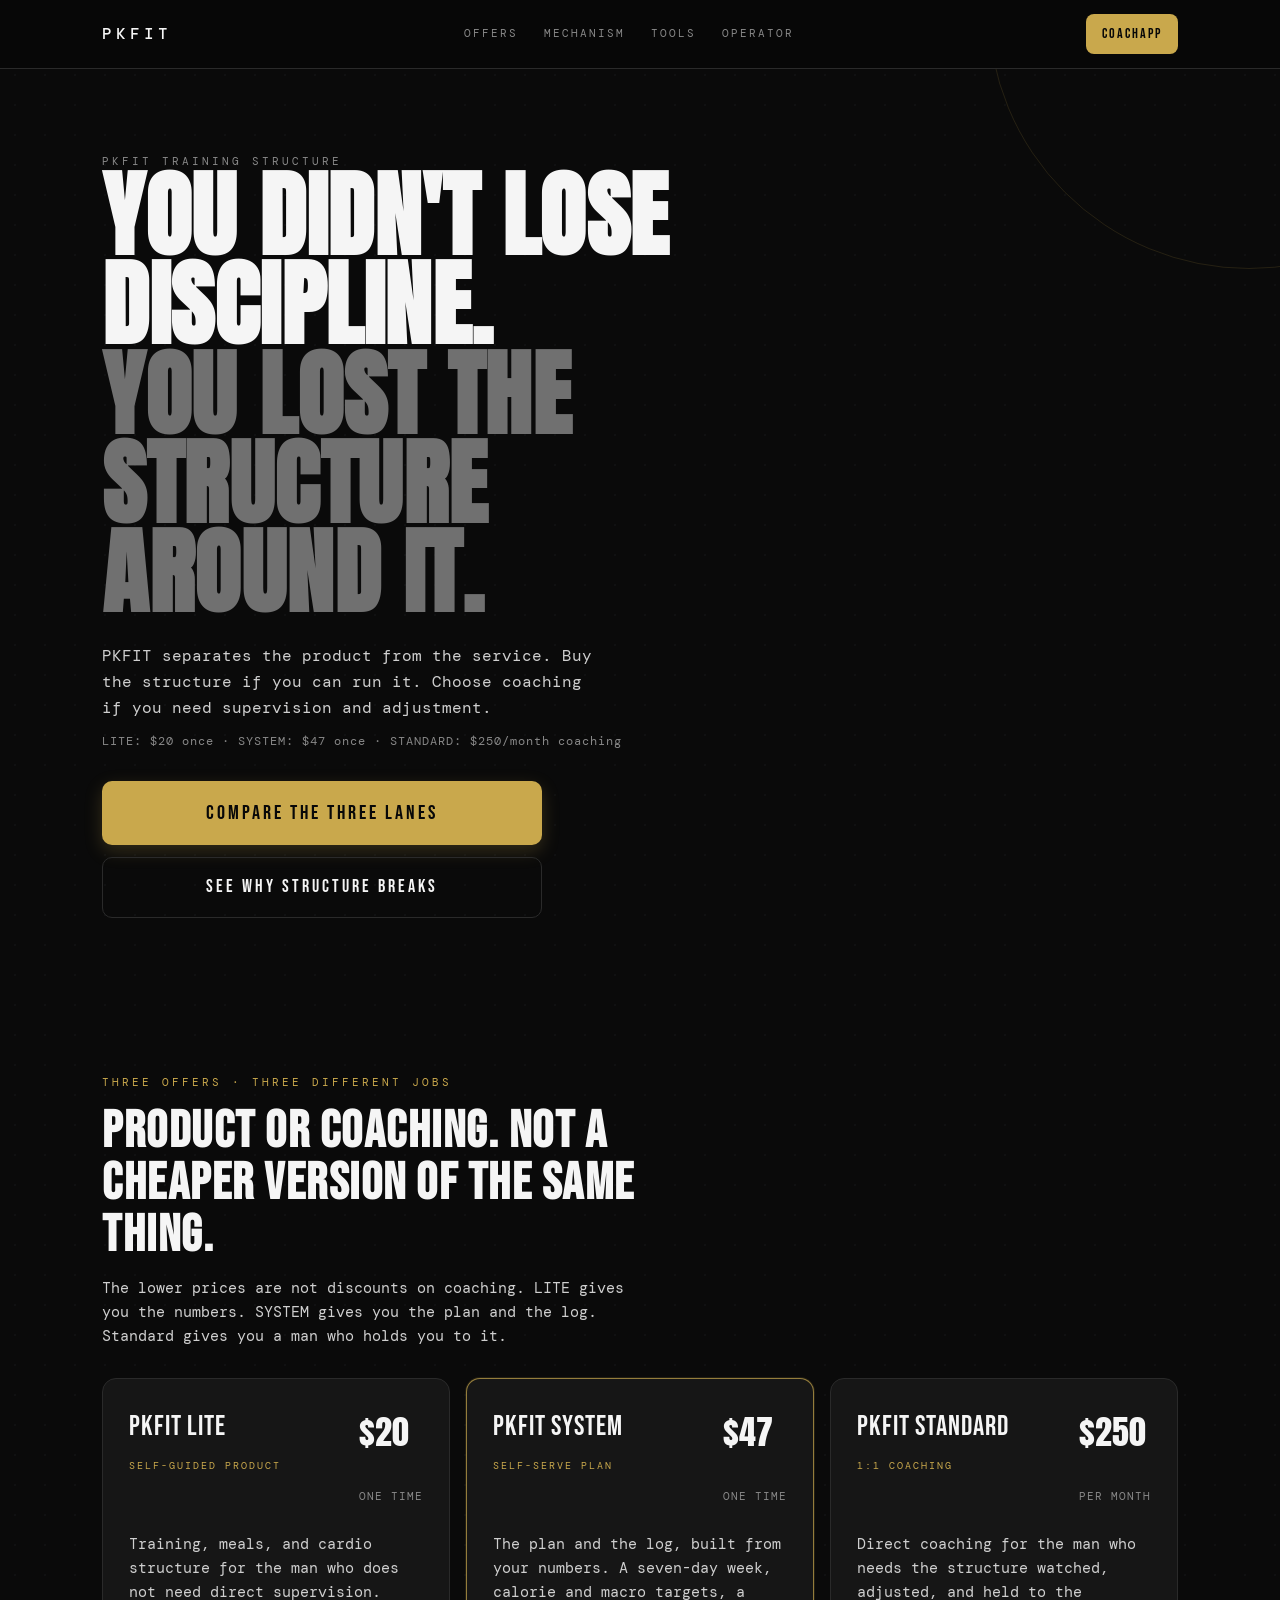
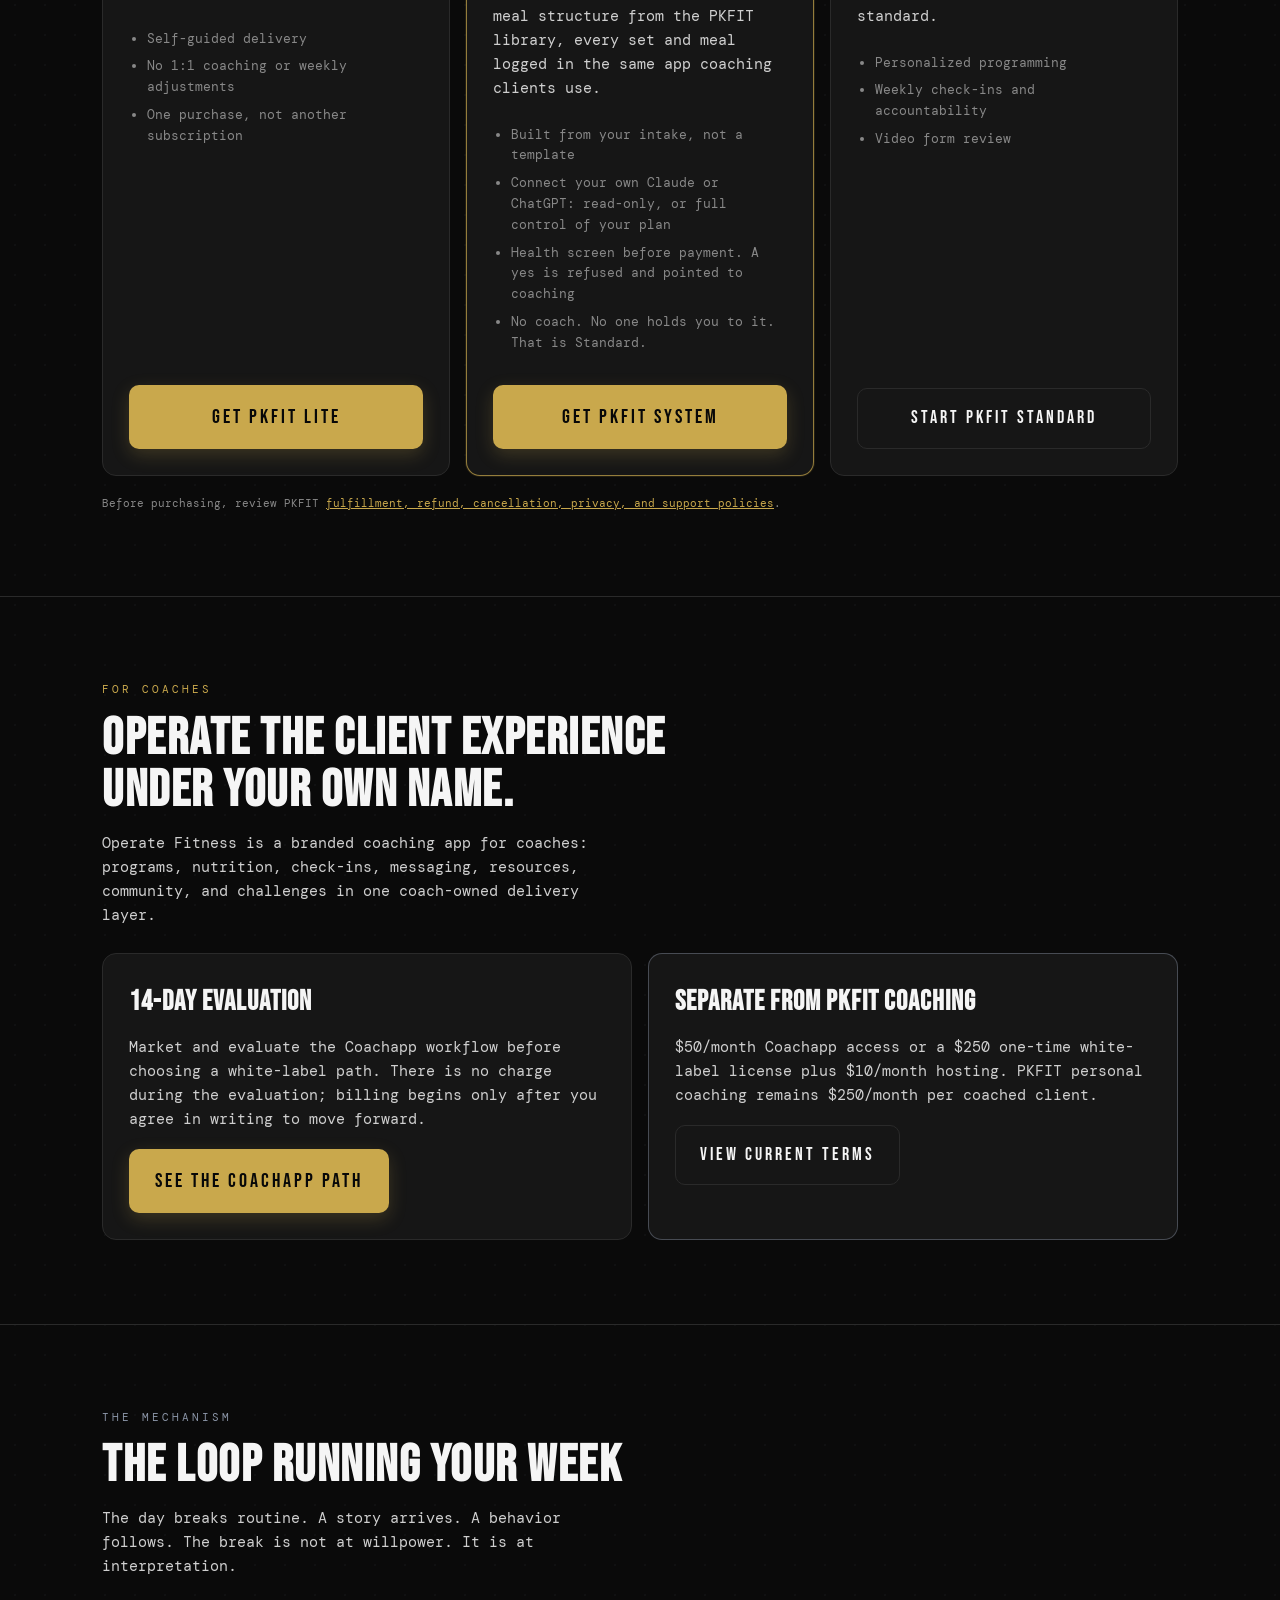
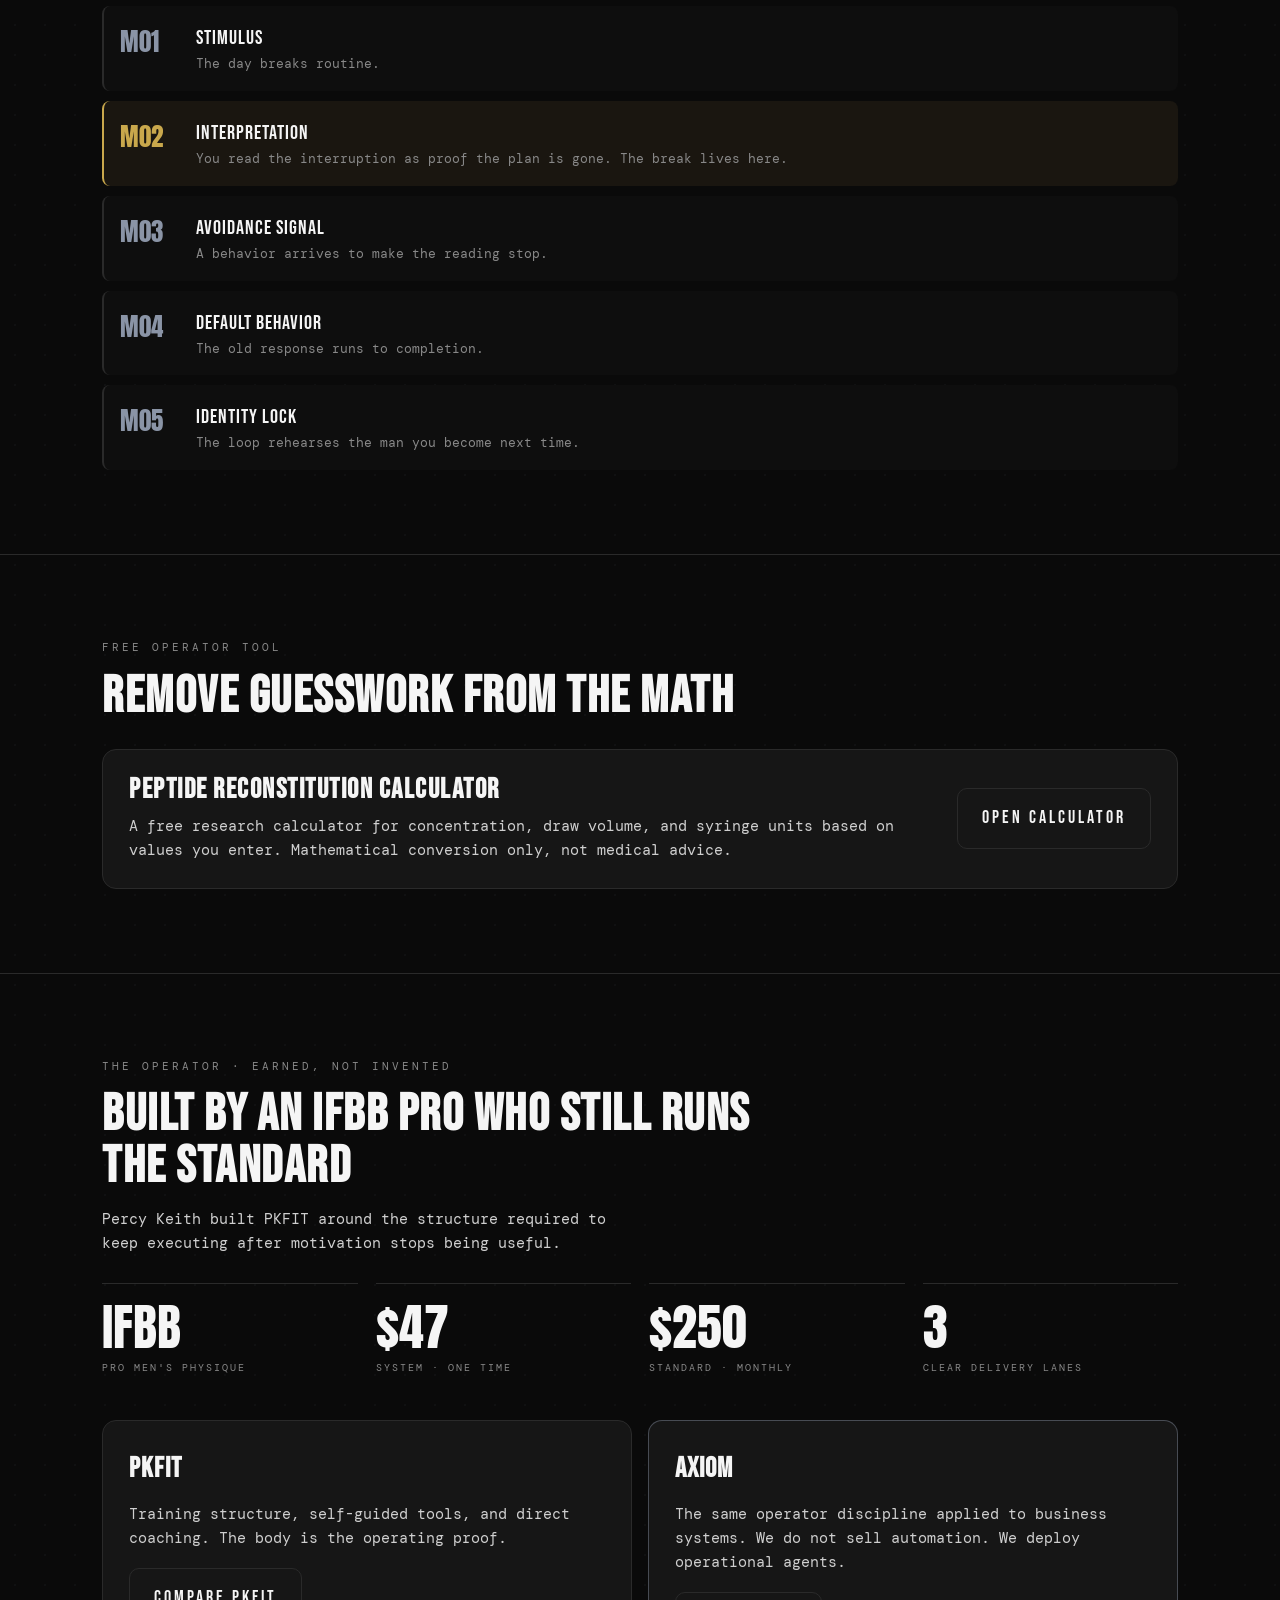
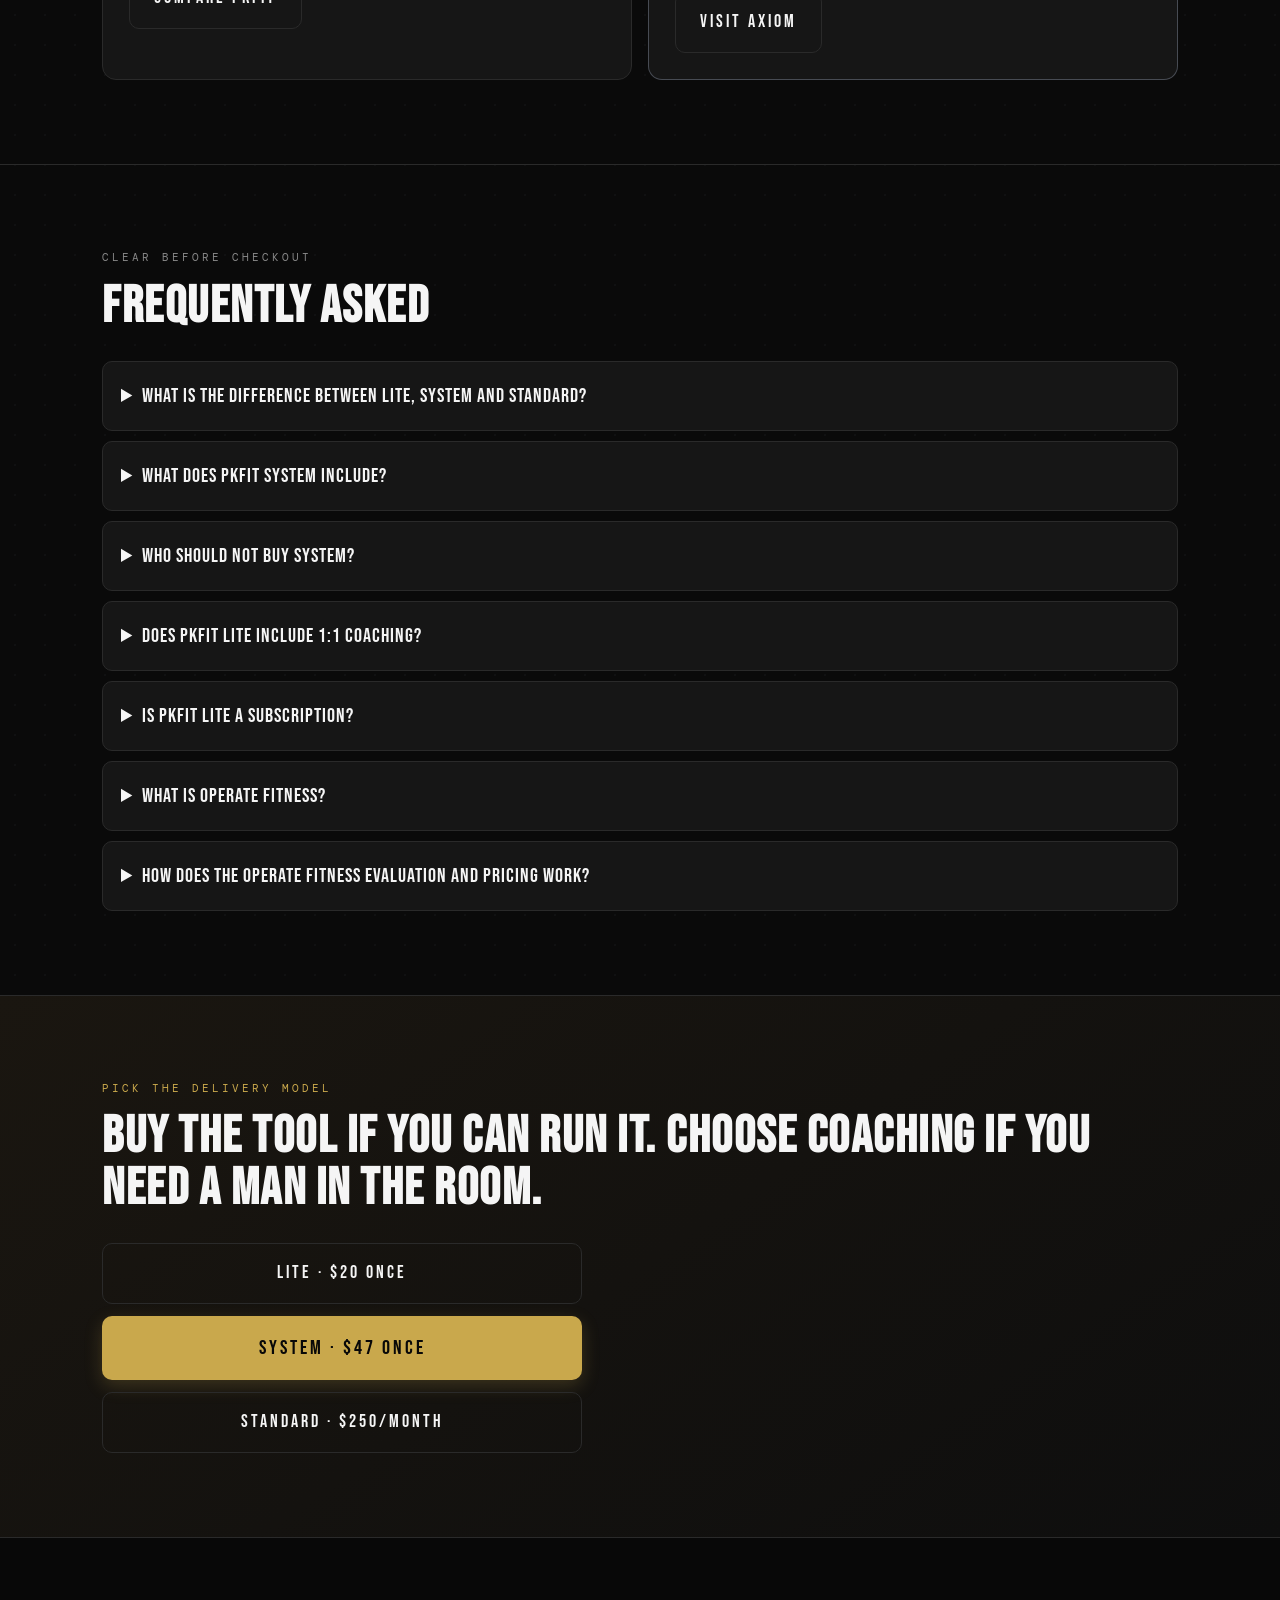
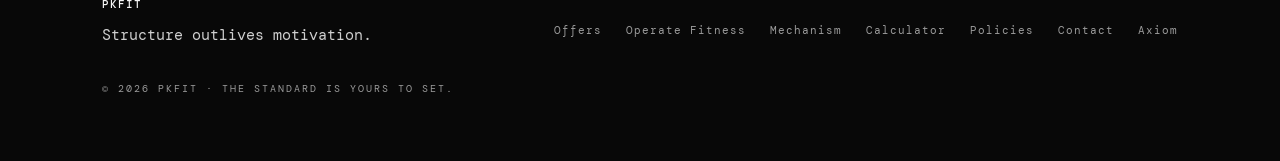
<file: index.html>
<!DOCTYPE html>
<html lang="en">
<head>
<meta charset="UTF-8">
<meta name="viewport" content="width=device-width, initial-scale=1.0">
<meta name="theme-color" content="#080808">
<link rel="icon" href="/assets/favicon.svg" type="image/svg+xml">
<link rel="preload" href="/assets/fonts/anton-v27-latin-400.woff2" as="font" type="font/woff2" crossorigin>
<link rel="preload" href="/assets/fonts/bebas-neue-v16-latin-400.woff2" as="font" type="font/woff2" crossorigin>
<link rel="preload" href="/assets/fonts/dm-mono-v16-latin-400.woff2" as="font" type="font/woff2" crossorigin>
<title>Online Fitness Coaching &amp; Self-Guided Training | PKFIT</title>
<meta name="description" content="Compare PKFIT LITE at $20 one time, PKFIT SYSTEM at $47 one time, PKFIT Standard coaching at $250 per month, and Operate Fitness for coaches who need a branded client delivery layer.">
<link rel="canonical" href="https://operatefitness.app/">
<meta property="og:type" content="website">
<meta property="og:site_name" content="operatefitness.app">
<meta property="og:title" content="PKFIT Training Structure: LITE or Standard Coaching">
<meta property="og:description" content="PKFIT LITE is $20 one time, PKFIT Standard is $250 per month with coaching, and Operate Fitness is a branded coaching app for coaches.">
<meta property="og:url" content="https://operatefitness.app/">
<meta property="og:image" content="https://operatefitness.app/assets/og-pkfit.png">
<meta property="og:image:width" content="1200">
<meta property="og:image:height" content="630">
<meta property="og:image:alt" content="PKFIT training structure: LITE at $20 once or Standard coaching at $250 per month">
<meta name="twitter:card" content="summary_large_image">
<meta name="twitter:title" content="PKFIT LITE or Standard Coaching">
<meta name="twitter:description" content="PKFIT LITE: $20 once. PKFIT Standard: $250 per month with coaching. Operate Fitness: a branded coaching app for coaches.">
<meta name="twitter:image" content="https://operatefitness.app/assets/og-pkfit.png">
<link rel="stylesheet" href="/assets/brand.css">
<script type="application/ld+json">
{
  "@context": "https://schema.org",
  "@graph": [
    {
      "@type": "WebSite",
      "@id": "https://operatefitness.app/#website",
      "name": "operatefitness.app",
      "url": "https://operatefitness.app/"
    },
    {
      "@type": "Organization",
      "@id": "https://operatefitness.app/#organization",
      "name": "PKFIT",
      "url": "https://operatefitness.app/",
      "sameAs": ["https://www.instagram.com/officialpercyk/"]
    },
    {
      "@type": "Product",
      "@id": "https://operatefitness.app/#pkfit-lite",
      "name": "PKFIT LITE",
      "description": "One-time, self-guided PKFIT training structure without 1:1 coaching.",
      "brand": {"@id": "https://operatefitness.app/#organization"},
      "offers": {
        "@type": "Offer",
        "price": "20",
        "priceCurrency": "USD",
        "url": "https://pkfit-lite.netlify.app"
      }
    },
    {
      "@type": "Service",
      "@id": "https://operatefitness.app/#pkfit-standard",
      "name": "PKFIT Standard",
      "description": "Monthly 1:1 PKFIT coaching with personalized programming, weekly check-ins, and video form review.",
      "provider": {"@id": "https://operatefitness.app/#organization"},
      "offers": {
        "@type": "Offer",
        "price": "250",
        "priceCurrency": "USD",
        "priceSpecification": {
          "@type": "UnitPriceSpecification",
          "price": "250",
          "priceCurrency": "USD",
          "unitCode": "MON",
          "billingDuration": "P1M"
        },
        "url": "https://buy.stripe.com/5kQfZbekE1ge99G9bW5gc0h"
      }
    },
    {
      "@type": "Service",
      "@id": "https://operatefitness.app/#operate-fitness",
      "name": "Operate Fitness",
      "description": "A branded coaching app for coaches with programs, nutrition, check-ins, messaging, resources, community, and challenges.",
      "provider": {"@id": "https://operatefitness.app/#organization"},
      "url": "https://operatefitness.app/coachapp/"
    },
    {
      "@type": "FAQPage",
      "mainEntity": [
        {
          "@type": "Question",
          "name": "What is the difference between PKFIT LITE and PKFIT Standard?",
          "acceptedAnswer": {
            "@type": "Answer",
            "text": "PKFIT LITE is a $20 one-time, self-guided product. PKFIT Standard is $250 per month and includes personalized programming, weekly check-ins, and video form review."
          }
        },
        {
          "@type": "Question",
          "name": "Does PKFIT LITE include 1:1 coaching?",
          "acceptedAnswer": {
            "@type": "Answer",
            "text": "No. PKFIT LITE is self-guided and does not include 1:1 coaching, direct messages, or weekly coach adjustments."
          }
        },
        {
          "@type": "Question",
          "name": "Is PKFIT LITE a subscription?",
          "acceptedAnswer": {
            "@type": "Answer",
            "text": "No. PKFIT LITE is a one-time $20 purchase."
          }
        },
        {
          "@type": "Question",
          "name": "What is Operate Fitness?",
          "acceptedAnswer": {
            "@type": "Answer",
            "text": "Operate Fitness is a branded coaching app for coaches. It brings programs, nutrition, check-ins, messaging, resources, community, and challenges into one coach-owned delivery layer."
          }
        },
        {
          "@type": "Question",
          "name": "How does the Operate Fitness evaluation and pricing work?",
          "acceptedAnswer": {
            "@type": "Answer",
            "text": "The white-label Coachapp path begins with a 14-day evaluation to market and evaluate the workflow. There is no charge during the evaluation; billing begins only after you agree in writing to move forward. After the evaluation, the alternatives are $50 per month for Coachapp access, or a $250 one-time white-label license plus $10 per month hosting."
          }
        }
      ]
    }
  ]
}
</script>
<style>
.skip-link{position:absolute;left:12px;top:-60px;z-index:100;background:var(--gold);color:var(--base);padding:10px 14px;border-radius:8px;text-decoration:none}.skip-link:focus{top:12px}
.hero{padding:84px 0 72px;position:relative;overflow:hidden}.hero:after{content:"";position:absolute;right:-18%;top:-35%;width:520px;height:520px;border:1px solid rgba(201,168,76,.14);border-radius:50%;pointer-events:none}.hero h1{font-size:clamp(44px,10vw,94px);max-width:13ch}.hero h1 .dim{color:#707070}.hero-sub{margin:26px 0 12px;max-width:50ch;font-size:16px}.hero-meta{font-size:12px;color:var(--muted);letter-spacing:1px;margin-bottom:30px}.hero-cta{display:grid;gap:12px;max-width:440px}
.section-head{max-width:650px}.section-title{font-size:clamp(32px,6vw,52px);margin-top:14px}.section-copy{margin-top:14px;max-width:58ch}
.offer-grid{display:grid;gap:16px;margin-top:30px}.offer{padding:26px;background:var(--card);border:1px solid var(--line);border-radius:var(--radius);display:flex;flex-direction:column}.offer.primary{border-color:rgba(201,168,76,.7);box-shadow:0 0 0 1px rgba(201,168,76,.12)}.offer-top{display:flex;align-items:flex-start;justify-content:space-between;gap:18px}.offer-name{font-family:'Bebas Neue',sans-serif;font-size:28px;letter-spacing:1px}.offer-price{font-family:'Anton',sans-serif;font-size:34px;white-space:nowrap}.offer-price small{font-family:'DM Mono',monospace;font-size:11px;color:var(--muted);letter-spacing:1px}.tag{display:inline-block;margin-top:8px;font-family:'DM Mono',monospace;font-size:10px;letter-spacing:2px;color:var(--gold);text-transform:uppercase}.offer p{margin-top:18px}.offer ul{margin:18px 0 24px 18px;color:var(--muted);font-size:13px}.offer li{margin:7px 0}.offer .btn{margin-top:auto}
.offer-suffix{font-size:16px;color:var(--muted)}
.purchase-note{margin-top:18px;color:var(--muted);font-size:11px;line-height:1.7}.purchase-note a{color:var(--gold)}
.mechanism{display:grid;gap:10px;margin-top:28px}.stage{display:grid;grid-template-columns:62px 1fr;gap:14px;padding:16px;background:var(--card-nested);border-radius:8px;border-left:2px solid var(--line)}.stage.key{border-left-color:var(--gold);background:var(--gold-tile)}.stage-code{font-family:'Anton',sans-serif;font-size:25px;color:var(--steel)}.stage.key .stage-code{color:var(--gold)}.stage-title{font-family:'Bebas Neue',sans-serif;font-size:20px;letter-spacing:1px}.stage-copy{font-size:13px;color:var(--muted)}
.tool-card,.lane{margin-top:26px;padding:26px;background:var(--card);border:1px solid var(--line);border-radius:var(--radius)}.tool-card{display:grid;gap:18px}.lane-grid{display:grid;gap:16px}.lane h3{font-family:'Bebas Neue',sans-serif;font-size:28px;letter-spacing:1px}.lane p{margin:10px 0 18px}.lane.axiom{border-color:rgba(138,148,166,.42)}
.tool-title{font-size:28px}.tool-copy{margin-top:10px}
.operator-grid{display:grid;grid-template-columns:repeat(2,1fr);gap:18px;margin-top:28px}.stat{padding:18px 0;border-top:1px solid var(--line)}.stat-value{font-family:'Anton',sans-serif;font-size:clamp(32px,7vw,50px);line-height:1}.stat-label{margin-top:8px;font-size:10px;letter-spacing:2px;text-transform:uppercase;color:var(--muted)}
.footer-copy{margin-top:10px}
.faq{display:grid;gap:10px;margin-top:28px}.faq details{background:var(--card);border:1px solid var(--line);border-radius:10px;padding:18px}.faq summary{cursor:pointer;font-family:'Bebas Neue',sans-serif;font-size:20px;letter-spacing:1px}.faq p{margin-top:12px;color:var(--muted)}
.final{background:linear-gradient(145deg,var(--gold-tile),var(--card-nested))}.final-actions{display:grid;gap:12px;max-width:480px;margin-top:28px}
.footer{padding:50px 0 64px}.footer .wordmark{opacity:1;color:var(--ink)}.footer-grid{display:grid;gap:26px}.footer-links{display:flex;flex-wrap:wrap;gap:12px 24px}.footer a{color:#9a9a9a;text-decoration:none;font-size:11px;letter-spacing:1px}.footer a:hover{color:var(--ink)}.footer-mark{opacity:1;margin-top:34px;font-size:10px;letter-spacing:2px;color:#9a9a9a}
@media(min-width:760px){.offer-grid,.lane-grid{grid-template-columns:1fr 1fr}}@media(min-width:1000px){.offer-grid{grid-template-columns:repeat(3,1fr)}}@media(min-width:760px){.operator-grid{grid-template-columns:repeat(4,1fr)}.tool-card{grid-template-columns:1fr auto;align-items:center}.footer-grid{grid-template-columns:1fr auto;align-items:end}}
</style>
<!-- Cloudflare Web Analytics (cookieless) -->
<script defer src="https://static.cloudflareinsights.com/beacon.min.js" data-cf-beacon='{"token": "b194c7f9421c466eb118c6b96c374aa1"}'></script>
</head>
<body>
<a class="skip-link" href="#main">Skip to content</a>
<nav class="nav" aria-label="Primary">
  <div class="nav-in">
    <a href="/" class="wordmark">PKFIT</a>
    <div class="nav-links">
      <a href="#offers">Offers</a><a href="#mechanism">Mechanism</a><a href="#tools">Tools</a><a href="#operator">Operator</a>
    </div>
    <a href="/coachapp/" class="nav-cta">Coachapp</a>
  </div>
</nav>
<header class="hero">
  <div class="wrap">
    <div class="kicker">PKFIT TRAINING STRUCTURE</div>
    <h1 class="anton">YOU DIDN'T LOSE DISCIPLINE.<br><span class="dim">YOU LOST THE STRUCTURE AROUND IT.</span></h1>
    <p class="hero-sub">PKFIT separates the product from the service. Buy the structure if you can run it. Choose coaching if you need supervision and adjustment.</p>
    <div class="hero-meta">LITE: $20 once &middot; SYSTEM: $47 once &middot; STANDARD: $250/month coaching</div>
    <div class="hero-cta">
      <a href="#offers" class="btn btn-gold btn-block">COMPARE THE THREE LANES</a>
      <a href="#mechanism" class="btn btn-ghost btn-block">SEE WHY STRUCTURE BREAKS</a>
    </div>
  </div>
</header>
<main id="main">
<section id="offers" aria-labelledby="offers-title">
  <div class="wrap">
    <div class="section-head">
      <div class="kicker gold">THREE OFFERS &middot; THREE DIFFERENT JOBS</div>
      <h2 id="offers-title" class="bebas section-title">PRODUCT OR COACHING. NOT A CHEAPER VERSION OF THE SAME THING.</h2>
      <p class="section-copy">The lower prices are not discounts on coaching. LITE gives you the numbers. SYSTEM gives you the plan and the log. Standard gives you a man who holds you to it.</p>
    </div>
    <div class="offer-grid">
      <article class="offer" id="pkfit-lite">
        <div class="offer-top"><div><div class="offer-name">PKFIT LITE</div><span class="tag">SELF-GUIDED PRODUCT</span></div><div class="offer-price">$20<br><small>ONE TIME</small></div></div>
        <p>Training, meals, and cardio structure for the man who does not need direct supervision.</p>
        <ul><li>Self-guided delivery</li><li>No 1:1 coaching or weekly adjustments</li><li>One purchase, not another subscription</li></ul>
        <a class="btn btn-gold btn-block" href="https://pkfit-lite.netlify.app">GET PKFIT LITE</a>
      </article>
      <article class="offer primary" id="pkfit-system">
        <div class="offer-top"><div><div class="offer-name">PKFIT SYSTEM</div><span class="tag">SELF-SERVE PLAN</span></div><div class="offer-price">$47<br><small>ONE TIME</small></div></div>
        <p>The plan and the log, built from your numbers. A seven-day week, calorie and macro targets, a meal structure from the PKFIT library, every set and meal logged in the same app coaching clients use.</p>
        <ul><li>Built from your intake, not a template</li><li>Connect your own Claude or ChatGPT: read-only, or full control of your plan</li><li>Health screen before payment. A yes is refused and pointed to coaching</li><li>No coach. No one holds you to it. That is Standard.</li></ul>
        <a class="btn btn-gold btn-block" href="https://console.operatefitness.app/system">GET PKFIT SYSTEM</a>
      </article>
      <article class="offer" id="pkfit-standard">
        <div class="offer-top"><div><div class="offer-name">PKFIT STANDARD</div><span class="tag">1:1 COACHING</span></div><div class="offer-price">$250<br><small>PER MONTH</small></div></div>
        <p>Direct coaching for the man who needs the structure watched, adjusted, and held to the standard.</p>
        <ul><li>Personalized programming</li><li>Weekly check-ins and accountability</li><li>Video form review</li></ul>
        <a class="btn btn-ghost btn-block" href="https://buy.stripe.com/5kQfZbekE1ge99G9bW5gc0h">START PKFIT STANDARD</a>
      </article>
    </div>
    <p class="purchase-note">Before purchasing, review PKFIT <a href="/policies/">fulfillment, refund, cancellation, privacy, and support policies</a>.</p>
  </div>
</section>
<section id="coachapp" aria-labelledby="coachapp-title">
  <div class="wrap">
    <div class="section-head"><div class="kicker gold">FOR COACHES</div><h2 id="coachapp-title" class="bebas section-title">OPERATE THE CLIENT EXPERIENCE UNDER YOUR OWN NAME.</h2><p class="section-copy">Operate Fitness is a branded coaching app for coaches: programs, nutrition, check-ins, messaging, resources, community, and challenges in one coach-owned delivery layer.</p></div>
    <div class="lane-grid"><div class="lane"><h3>14-DAY EVALUATION</h3><p>Market and evaluate the Coachapp workflow before choosing a white-label path. There is no charge during the evaluation; billing begins only after you agree in writing to move forward.</p><a class="btn btn-gold" href="/coachapp/">SEE THE COACHAPP PATH</a></div><div class="lane axiom"><h3>SEPARATE FROM PKFIT COACHING</h3><p>$50/month Coachapp access or a $250 one-time white-label license plus $10/month hosting. PKFIT personal coaching remains $250/month per coached client.</p><a class="btn btn-ghost" href="/coachapp/#pricing">VIEW CURRENT TERMS</a></div></div>
  </div>
</section>
<section id="mechanism" aria-labelledby="mechanism-title">
  <div class="wrap">
    <div class="section-head"><div class="kicker steel">THE MECHANISM</div><h2 id="mechanism-title" class="bebas section-title">THE LOOP RUNNING YOUR WEEK</h2><p class="section-copy">The day breaks routine. A story arrives. A behavior follows. The break is not at willpower. It is at interpretation.</p></div>
    <div class="mechanism">
      <div class="stage"><div class="stage-code">M01</div><div><div class="stage-title">Stimulus</div><div class="stage-copy">The day breaks routine.</div></div></div>
      <div class="stage key"><div class="stage-code">M02</div><div><div class="stage-title">Interpretation</div><div class="stage-copy">You read the interruption as proof the plan is gone. The break lives here.</div></div></div>
      <div class="stage"><div class="stage-code">M03</div><div><div class="stage-title">Avoidance signal</div><div class="stage-copy">A behavior arrives to make the reading stop.</div></div></div>
      <div class="stage"><div class="stage-code">M04</div><div><div class="stage-title">Default behavior</div><div class="stage-copy">The old response runs to completion.</div></div></div>
      <div class="stage"><div class="stage-code">M05</div><div><div class="stage-title">Identity lock</div><div class="stage-copy">The loop rehearses the man you become next time.</div></div></div>
    </div>
  </div>
</section>
<section id="tools" aria-labelledby="tools-title">
  <div class="wrap">
    <div class="section-head"><div class="kicker">FREE OPERATOR TOOL</div><h2 id="tools-title" class="bebas section-title">REMOVE GUESSWORK FROM THE MATH</h2></div>
    <div class="tool-card"><div><h3 class="bebas tool-title">PEPTIDE RECONSTITUTION CALCULATOR</h3><p class="tool-copy">A free research calculator for concentration, draw volume, and syringe units based on values you enter. Mathematical conversion only, not medical advice.</p></div><a class="btn btn-ghost" href="/peptides/">OPEN CALCULATOR</a></div>
  </div>
</section>
<section id="operator" aria-labelledby="operator-title">
  <div class="wrap">
    <div class="section-head"><div class="kicker">THE OPERATOR &middot; EARNED, NOT INVENTED</div><h2 id="operator-title" class="bebas section-title">BUILT BY AN IFBB PRO WHO STILL RUNS THE STANDARD</h2><p class="section-copy">Percy Keith built PKFIT around the structure required to keep executing after motivation stops being useful.</p></div>
    <div class="operator-grid"><div class="stat"><div class="stat-value">IFBB</div><div class="stat-label">Pro Men's Physique</div></div><div class="stat"><div class="stat-value">$47</div><div class="stat-label">SYSTEM &middot; one time</div></div><div class="stat"><div class="stat-value">$250</div><div class="stat-label">Standard &middot; monthly</div></div><div class="stat"><div class="stat-value">3</div><div class="stat-label">Clear delivery lanes</div></div></div>
    <div class="lane-grid">
      <div class="lane"><h3>PKFIT</h3><p>Training structure, self-guided tools, and direct coaching. The body is the operating proof.</p><a class="btn btn-ghost" href="#offers">COMPARE PKFIT</a></div>
      <div class="lane axiom"><h3>AXIOM</h3><p>The same operator discipline applied to business systems. We do not sell automation. We deploy operational agents.</p><a class="btn btn-ghost" href="https://deployaxiom.com">VISIT AXIOM</a></div>
    </div>
  </div>
</section>
<section id="faq" aria-labelledby="faq-title">
  <div class="wrap">
    <div class="section-head"><div class="kicker">CLEAR BEFORE CHECKOUT</div><h2 id="faq-title" class="bebas section-title">FREQUENTLY ASKED</h2></div>
    <div class="faq">
      <details><summary>WHAT IS THE DIFFERENCE BETWEEN LITE, SYSTEM AND STANDARD?</summary><p>LITE is a $20 one-time set of tools: your calories, your training and cardio numbers. SYSTEM is a $47 one-time plan built from your intake, with a log for every set and meal and the option to connect your own AI. Standard is $250 per month with a coach: personalized programming, weekly check-ins read by a person, and video form review.</p></details>
      <details><summary>WHAT DOES PKFIT SYSTEM INCLUDE?</summary><p>A seven-day training week with real exercises, sets and reps. Calorie, protein, fat and carb targets from your numbers, with a protein floor the app enforces. A weekly meal structure from the PKFIT library. A rest timer, last-time ghost text, day swaps, a weekly check-in and progress trends. Optional connection to your own Claude or ChatGPT, read-only or full control of your own plan. No coach reviews it.</p></details>
      <details><summary>WHO SHOULD NOT BUY SYSTEM?</summary><p>Anyone who answers yes on the health screen; the purchase stops before payment and points to coaching. Anyone in contest prep. Anyone who needs to be held to the plan; that is what Standard is for.</p></details>
      <details><summary>DOES PKFIT LITE INCLUDE 1:1 COACHING?</summary><p>No. LITE does not include 1:1 coaching, direct messages, or weekly coach adjustments.</p></details>
      <details><summary>IS PKFIT LITE A SUBSCRIPTION?</summary><p>No. PKFIT LITE is a one-time $20 purchase.</p></details>
      <details><summary>WHAT IS OPERATE FITNESS?</summary><p>Operate Fitness is a branded coaching app for coaches. It brings programs, nutrition, check-ins, messaging, resources, community, and challenges into one coach-owned delivery layer.</p></details>
      <details><summary>HOW DOES THE OPERATE FITNESS EVALUATION AND PRICING WORK?</summary><p>The white-label Coachapp path begins with a 14-day evaluation to market and assess the workflow. There is no charge during the evaluation; billing begins only after you agree in writing to move forward. After that, choose either $50 per month for Coachapp access, or a $250 one-time white-label license plus $10 per month hosting.</p></details>
    </div>
  </div>
</section>
<section class="final" id="start" aria-labelledby="start-title">
  <div class="wrap"><div class="kicker gold">PICK THE DELIVERY MODEL</div><h2 id="start-title" class="bebas section-title">BUY THE TOOL IF YOU CAN RUN IT. CHOOSE COACHING IF YOU NEED A MAN IN THE ROOM.</h2><div class="final-actions"><a class="btn btn-ghost btn-block" href="https://pkfit-lite.netlify.app">LITE &middot; $20 ONCE</a><a class="btn btn-gold btn-block" href="https://console.operatefitness.app/system">SYSTEM &middot; $47 ONCE</a><a class="btn btn-ghost btn-block" href="https://buy.stripe.com/5kQfZbekE1ge99G9bW5gc0h">STANDARD &middot; $250/MONTH</a></div></div>
</section>
</main>
<footer class="footer"><div class="wrap"><div class="footer-grid"><div><a href="/" class="wordmark">PKFIT</a><p class="footer-copy">Structure outlives motivation.</p></div><nav class="footer-links" aria-label="Footer"><a href="#offers">Offers</a><a href="/coachapp/">Operate Fitness</a><a href="#mechanism">Mechanism</a><a href="/peptides/">Calculator</a><a href="/policies/">Policies</a><a href="/policies/#contact">Contact</a><a href="https://deployaxiom.com">Axiom</a></nav></div><div class="footer-mark">&copy; 2026 PKFIT &middot; THE STANDARD IS YOURS TO SET.</div></div></footer>
</body>
</html>
</file>
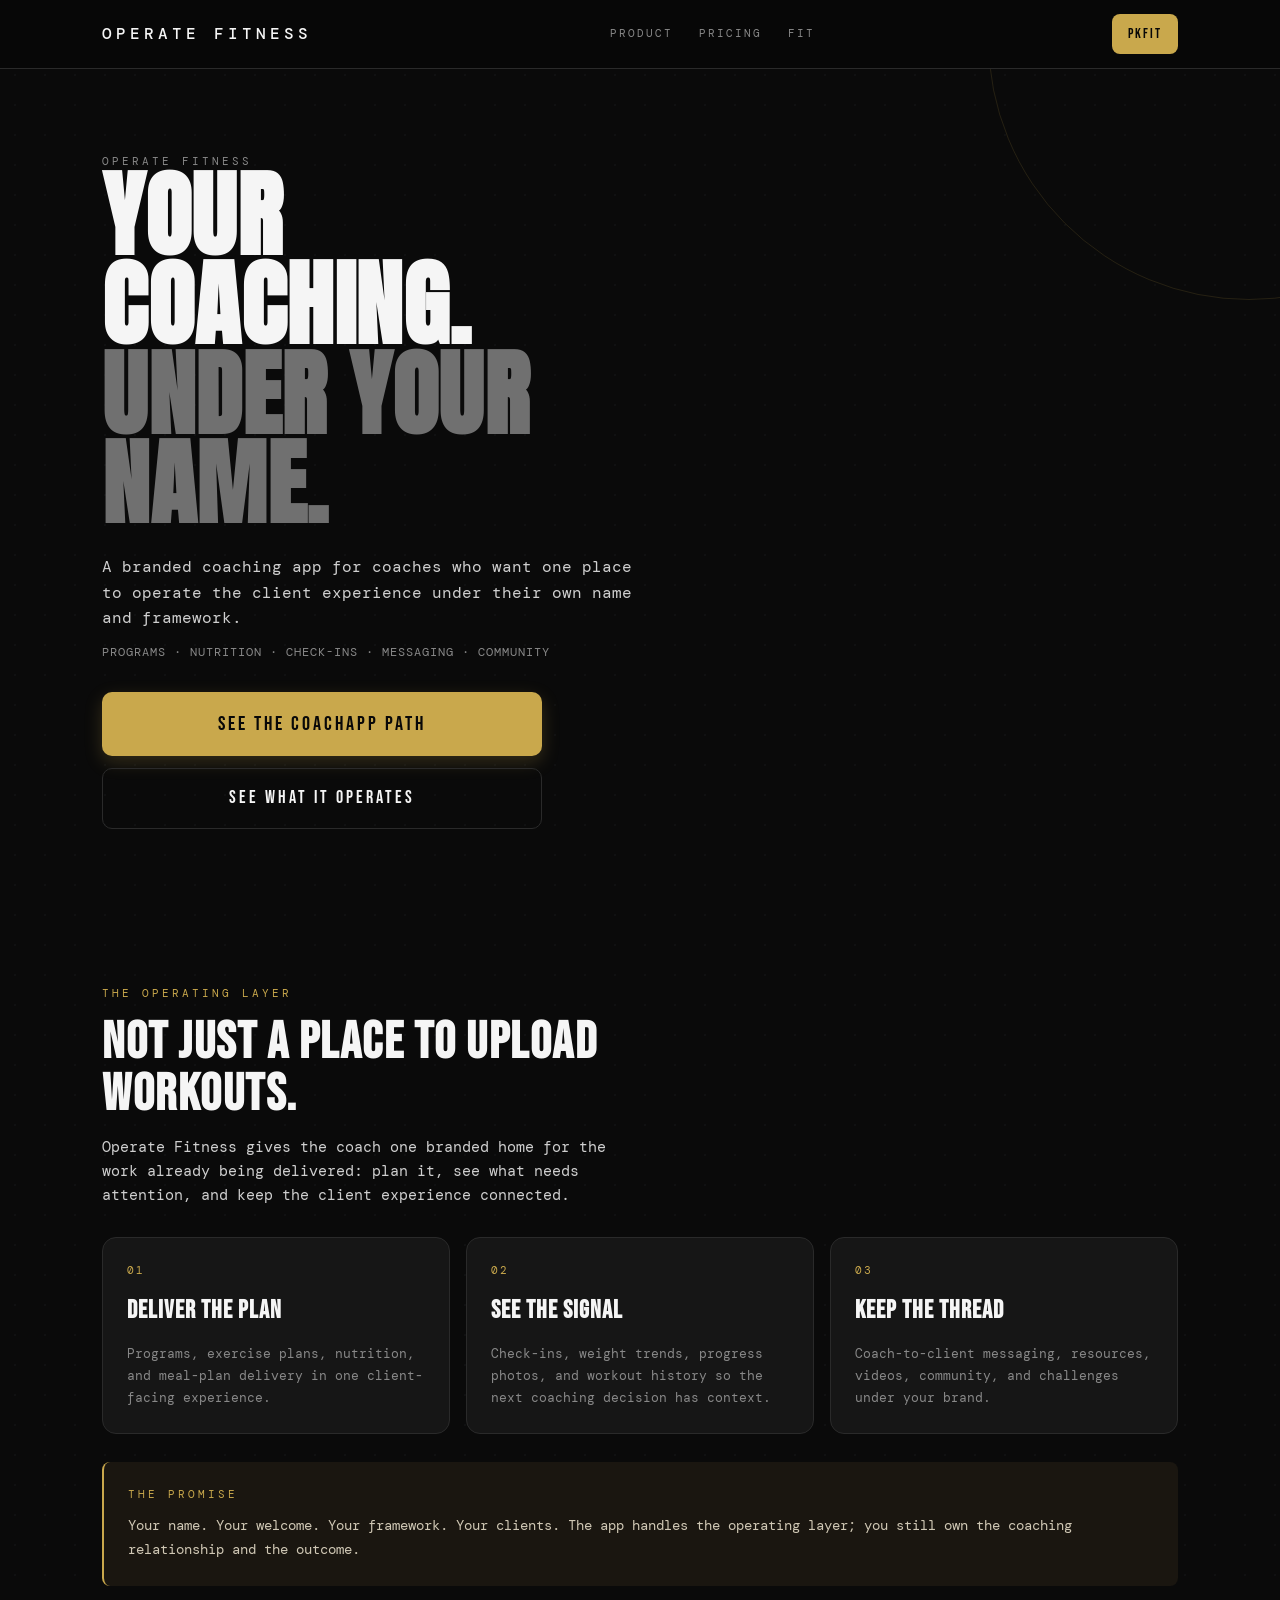
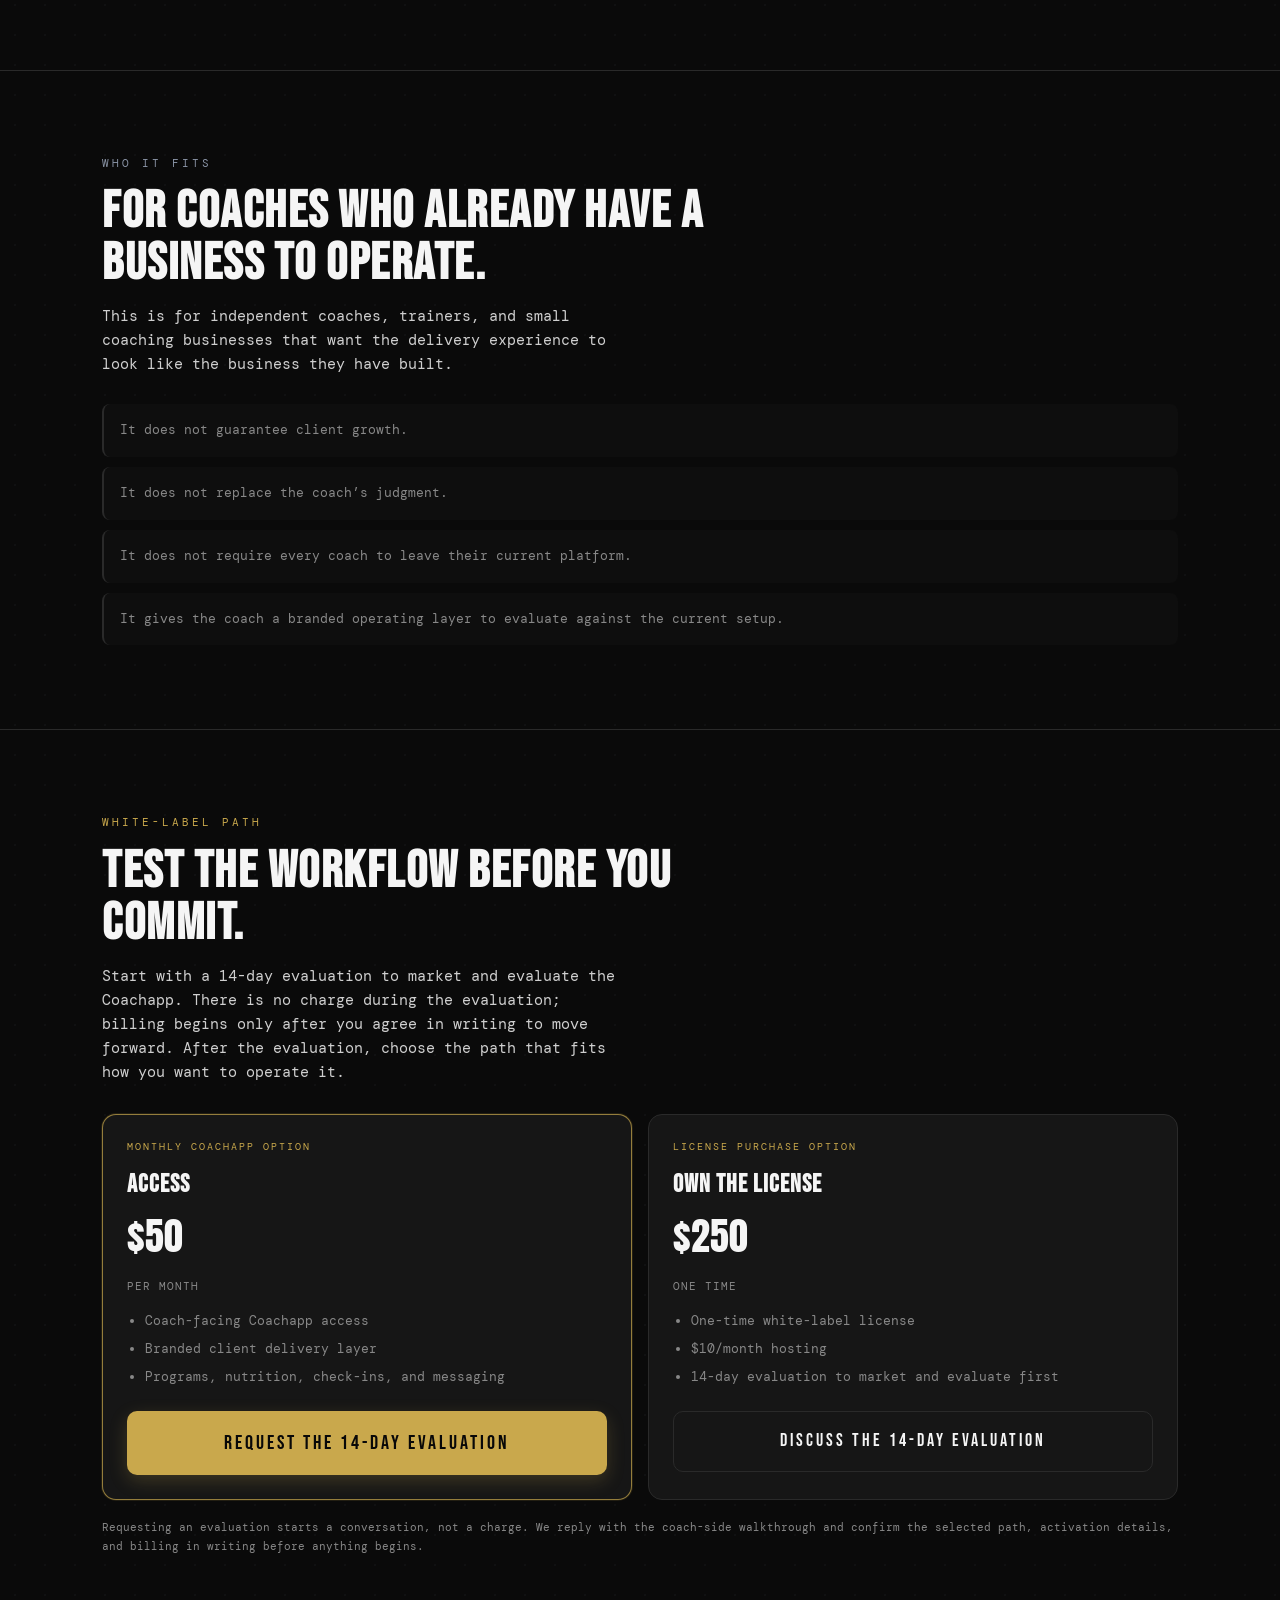
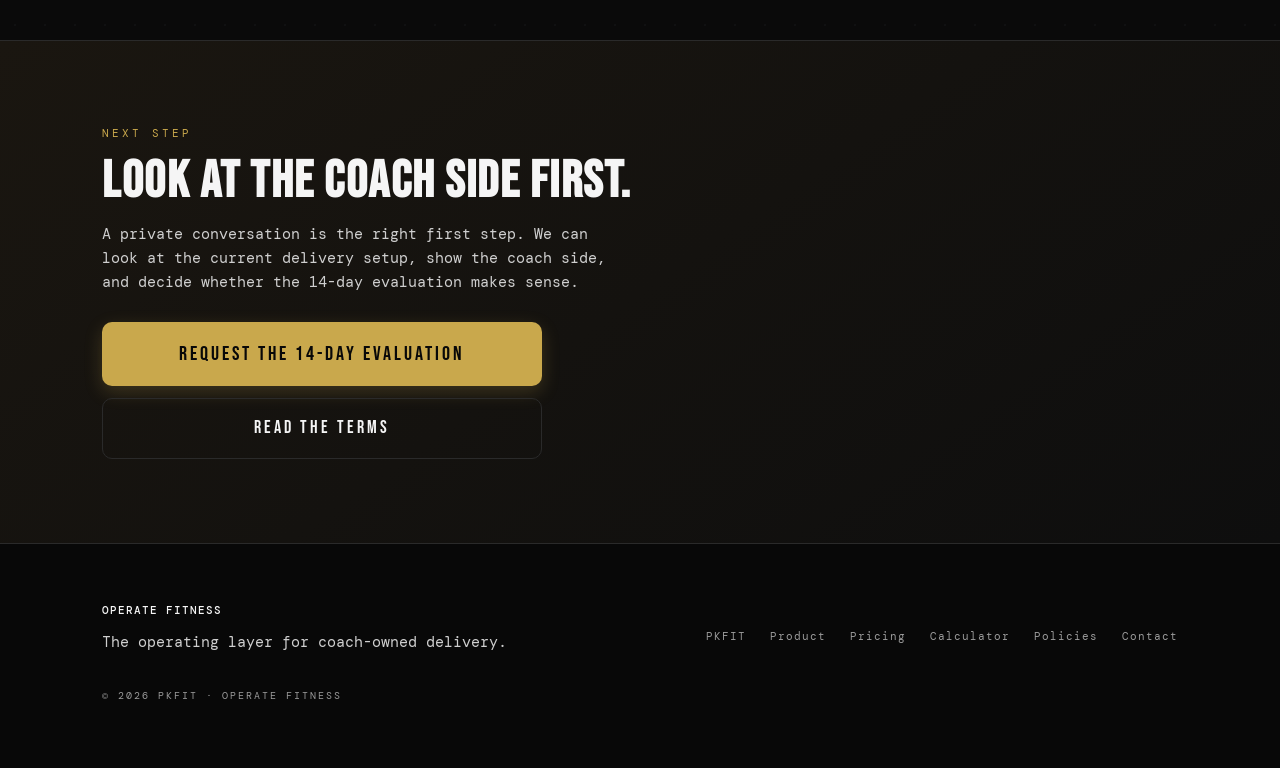
<file: coachapp/index.html>
<!DOCTYPE html>
<html lang="en">
<head>
<meta charset="UTF-8">
<meta name="viewport" content="width=device-width, initial-scale=1.0, viewport-fit=cover">
<meta name="theme-color" content="#080808">
<link rel="icon" href="/assets/favicon.svg" type="image/svg+xml">
<link rel="preload" href="/assets/fonts/anton-v27-latin-400.woff2" as="font" type="font/woff2" crossorigin>
<link rel="preload" href="/assets/fonts/bebas-neue-v16-latin-400.woff2" as="font" type="font/woff2" crossorigin>
<link rel="preload" href="/assets/fonts/dm-mono-v16-latin-400.woff2" as="font" type="font/woff2" crossorigin>
<title>Operate Fitness | A Branded Coaching App for Coaches</title>
<meta name="description" content="Operate Fitness is a branded coaching app for coaches: programs, nutrition, check-ins, messaging, resources, community, and challenges in one coach-owned experience.">
<link rel="canonical" href="https://operatefitness.app/coachapp/">
<meta property="og:type" content="website">
<meta property="og:site_name" content="Operate Fitness">
<meta property="og:title" content="Operate Fitness | A Branded Coaching App for Coaches">
<meta property="og:description" content="A branded coaching app for coaches who want one place to operate the client experience under their own name and framework.">
<meta property="og:url" content="https://operatefitness.app/coachapp/">
<meta property="og:image" content="https://operatefitness.app/assets/og-pkfit.png">
<meta property="og:image:width" content="1200">
<meta property="og:image:height" content="630">
<meta property="og:image:alt" content="Operate Fitness, a branded coaching app for coaches">
<meta name="twitter:card" content="summary_large_image">
<meta name="twitter:title" content="Operate Fitness | A Branded Coaching App for Coaches">
<meta name="twitter:description" content="One branded home for programs, nutrition, check-ins, messaging, resources, community, and challenges.">
<meta name="twitter:image" content="https://operatefitness.app/assets/og-pkfit.png">
<link rel="stylesheet" href="/assets/brand.css">
<style>
.skip-link{position:absolute;left:12px;top:-60px;z-index:100;background:var(--gold);color:var(--base);padding:10px 14px;border-radius:8px;text-decoration:none}.skip-link:focus{top:12px}
.hero{padding:84px 0 72px;position:relative;overflow:hidden}.hero:after{content:"";position:absolute;right:-18%;top:-35%;width:520px;height:520px;border:1px solid rgba(201,168,76,.14);border-radius:50%;pointer-events:none}.hero h1{font-size:clamp(44px,10vw,94px);max-width:12ch}.hero h1 .dim{color:#707070}.hero-sub{margin:26px 0 12px;max-width:54ch;font-size:16px}.hero-meta{font-size:12px;color:var(--muted);letter-spacing:1px;margin-bottom:30px}.hero-cta{display:grid;gap:12px;max-width:440px}
.section-head{max-width:650px}.section-title{font-size:clamp(32px,6vw,52px);margin-top:14px}.section-copy{margin-top:14px;max-width:58ch}
.feature-grid,.price-grid{display:grid;gap:16px;margin-top:30px}.feature,.price{padding:24px;background:var(--card);border:1px solid var(--line);border-radius:var(--radius)}.feature h3,.price h3{font-family:'Bebas Neue',sans-serif;font-size:25px;letter-spacing:1px}.feature p,.price p{margin-top:12px;color:var(--muted);font-size:13px;line-height:1.7}.feature-index{font-family:'DM Mono',monospace;color:var(--gold);font-size:11px;letter-spacing:2px;margin-bottom:12px}.price.primary{border-color:rgba(201,168,76,.7);box-shadow:0 0 0 1px rgba(201,168,76,.12)}.price-kicker{font-family:'DM Mono',monospace;font-size:10px;letter-spacing:2px;color:var(--gold);text-transform:uppercase;margin-bottom:10px}.price-value{font-family:'Anton',sans-serif;font-size:38px;line-height:1;color:var(--ink);margin-top:12px}.price-value small{font-family:'DM Mono',monospace;font-size:11px;color:var(--muted);letter-spacing:1px}.price ul{margin:18px 0 24px 18px;color:var(--muted);font-size:13px}.price li{margin:7px 0}.note{margin-top:18px;color:var(--muted);font-size:11px;line-height:1.7}.callout{margin-top:28px;padding:24px;background:var(--gold-tile);border-left:2px solid var(--gold);border-radius:8px}.callout p{margin-top:10px;color:#d0c8b5;font-size:14px;line-height:1.7}.guardrails{display:grid;gap:10px;margin-top:28px}.guardrail{padding:16px;background:var(--card-nested);border-radius:8px;border-left:2px solid var(--line);color:var(--muted);font-size:13px;line-height:1.6}.final{background:linear-gradient(145deg,var(--gold-tile),var(--card-nested))}.footer{padding:50px 0 64px}.footer-copy{margin-top:10px}.footer-grid{display:grid;gap:26px}.footer-links{display:flex;flex-wrap:wrap;gap:12px 24px}.footer a{color:#9a9a9a;text-decoration:none;font-size:11px;letter-spacing:1px}.footer a:hover{color:var(--ink)}.footer-mark{margin-top:34px;font-size:10px;letter-spacing:2px;color:#9a9a9a}
@media(min-width:760px){.feature-grid{grid-template-columns:repeat(3,1fr)}.price-grid{grid-template-columns:1fr 1fr}.footer-grid{grid-template-columns:1fr auto;align-items:end}}
</style>
<!-- Cloudflare Web Analytics (cookieless) -->
<script defer src="https://static.cloudflareinsights.com/beacon.min.js" data-cf-beacon='{"token": "b194c7f9421c466eb118c6b96c374aa1"}'></script>
</head>
<body>
<a class="skip-link" href="#main">Skip to content</a>
<nav class="nav" aria-label="Primary">
  <div class="nav-in">
    <a href="/" class="wordmark">OPERATE FITNESS</a>
    <div class="nav-links"><a href="#product">Product</a><a href="#pricing">Pricing</a><a href="#fit">Fit</a></div>
    <a href="/" class="nav-cta">PKFIT</a>
  </div>
</nav>
<header class="hero">
  <div class="wrap">
    <div class="kicker">OPERATE FITNESS</div>
    <h1 class="anton">YOUR COACHING.<br><span class="dim">UNDER YOUR NAME.</span></h1>
    <p class="hero-sub">A branded coaching app for coaches who want one place to operate the client experience under their own name and framework.</p>
    <div class="hero-meta">PROGRAMS &middot; NUTRITION &middot; CHECK-INS &middot; MESSAGING &middot; COMMUNITY</div>
    <div class="hero-cta"><a href="#pricing" class="btn btn-gold btn-block">SEE THE COACHAPP PATH</a><a href="#product" class="btn btn-ghost btn-block">SEE WHAT IT OPERATES</a></div>
  </div>
</header>
<main id="main">
<section id="product" aria-labelledby="product-title"><div class="wrap"><div class="section-head"><div class="kicker gold">THE OPERATING LAYER</div><h2 id="product-title" class="bebas section-title">NOT JUST A PLACE TO UPLOAD WORKOUTS.</h2><p class="section-copy">Operate Fitness gives the coach one branded home for the work already being delivered: plan it, see what needs attention, and keep the client experience connected.</p></div><div class="feature-grid"><article class="feature"><div class="feature-index">01</div><h3>DELIVER THE PLAN</h3><p>Programs, exercise plans, nutrition, and meal-plan delivery in one client-facing experience.</p></article><article class="feature"><div class="feature-index">02</div><h3>SEE THE SIGNAL</h3><p>Check-ins, weight trends, progress photos, and workout history so the next coaching decision has context.</p></article><article class="feature"><div class="feature-index">03</div><h3>KEEP THE THREAD</h3><p>Coach-to-client messaging, resources, videos, community, and challenges under your brand.</p></article></div><div class="callout"><div class="kicker gold">THE PROMISE</div><p>Your name. Your welcome. Your framework. Your clients. The app handles the operating layer; you still own the coaching relationship and the outcome.</p></div></div></section>
<section id="fit" aria-labelledby="fit-title"><div class="wrap"><div class="section-head"><div class="kicker steel">WHO IT FITS</div><h2 id="fit-title" class="bebas section-title">FOR COACHES WHO ALREADY HAVE A BUSINESS TO OPERATE.</h2><p class="section-copy">This is for independent coaches, trainers, and small coaching businesses that want the delivery experience to look like the business they have built.</p></div><div class="guardrails"><div class="guardrail">It does not guarantee client growth.</div><div class="guardrail">It does not replace the coach’s judgment.</div><div class="guardrail">It does not require every coach to leave their current platform.</div><div class="guardrail">It gives the coach a branded operating layer to evaluate against the current setup.</div></div></div></section>
<section id="pricing" aria-labelledby="pricing-title"><div class="wrap"><div class="section-head"><div class="kicker gold">WHITE-LABEL PATH</div><h2 id="pricing-title" class="bebas section-title">TEST THE WORKFLOW BEFORE YOU COMMIT.</h2><p class="section-copy">Start with a 14-day evaluation to market and evaluate the Coachapp. There is no charge during the evaluation; billing begins only after you agree in writing to move forward. After the evaluation, choose the path that fits how you want to operate it.</p></div><div class="price-grid"><article class="price primary"><div class="price-kicker">MONTHLY COACHAPP OPTION</div><h3>ACCESS</h3><div class="price-value">$50<br><small>PER MONTH</small></div><ul><li>Coach-facing Coachapp access</li><li>Branded client delivery layer</li><li>Programs, nutrition, check-ins, and messaging</li></ul><a class="btn btn-gold btn-block" href="https://ig.me/m/officialpercyk">REQUEST THE 14-DAY EVALUATION</a></article><article class="price"><div class="price-kicker">LICENSE PURCHASE OPTION</div><h3>OWN THE LICENSE</h3><div class="price-value">$250<br><small>ONE TIME</small></div><ul><li>One-time white-label license</li><li>$10/month hosting</li><li>14-day evaluation to market and evaluate first</li></ul><a class="btn btn-ghost btn-block" href="https://ig.me/m/officialpercyk">DISCUSS THE 14-DAY EVALUATION</a></article></div><p class="note">Requesting an evaluation starts a conversation, not a charge. We reply with the coach-side walkthrough and confirm the selected path, activation details, and billing in writing before anything begins.</p></div></section>
<section class="final" aria-labelledby="start-title"><div class="wrap"><div class="kicker gold">NEXT STEP</div><h2 id="start-title" class="bebas section-title">LOOK AT THE COACH SIDE FIRST.</h2><p class="section-copy">A private conversation is the right first step. We can look at the current delivery setup, show the coach side, and decide whether the 14-day evaluation makes sense.</p><div class="hero-cta" style="margin-top:28px"><a class="btn btn-gold btn-block" href="https://ig.me/m/officialpercyk">REQUEST THE 14-DAY EVALUATION</a><a class="btn btn-ghost btn-block" href="/policies/">READ THE TERMS</a></div></div></section>
</main>
<footer class="footer"><div class="wrap"><div class="footer-grid"><div><a href="/" class="wordmark">OPERATE FITNESS</a><p class="footer-copy">The operating layer for coach-owned delivery.</p></div><nav class="footer-links" aria-label="Footer"><a href="/">PKFIT</a><a href="#product">Product</a><a href="#pricing">Pricing</a><a href="/peptides/">Calculator</a><a href="/policies/">Policies</a><a href="https://ig.me/m/officialpercyk">Contact</a></nav></div><div class="footer-mark">&copy; 2026 PKFIT &middot; OPERATE FITNESS</div></div></footer>
</body>
</html>
</file>
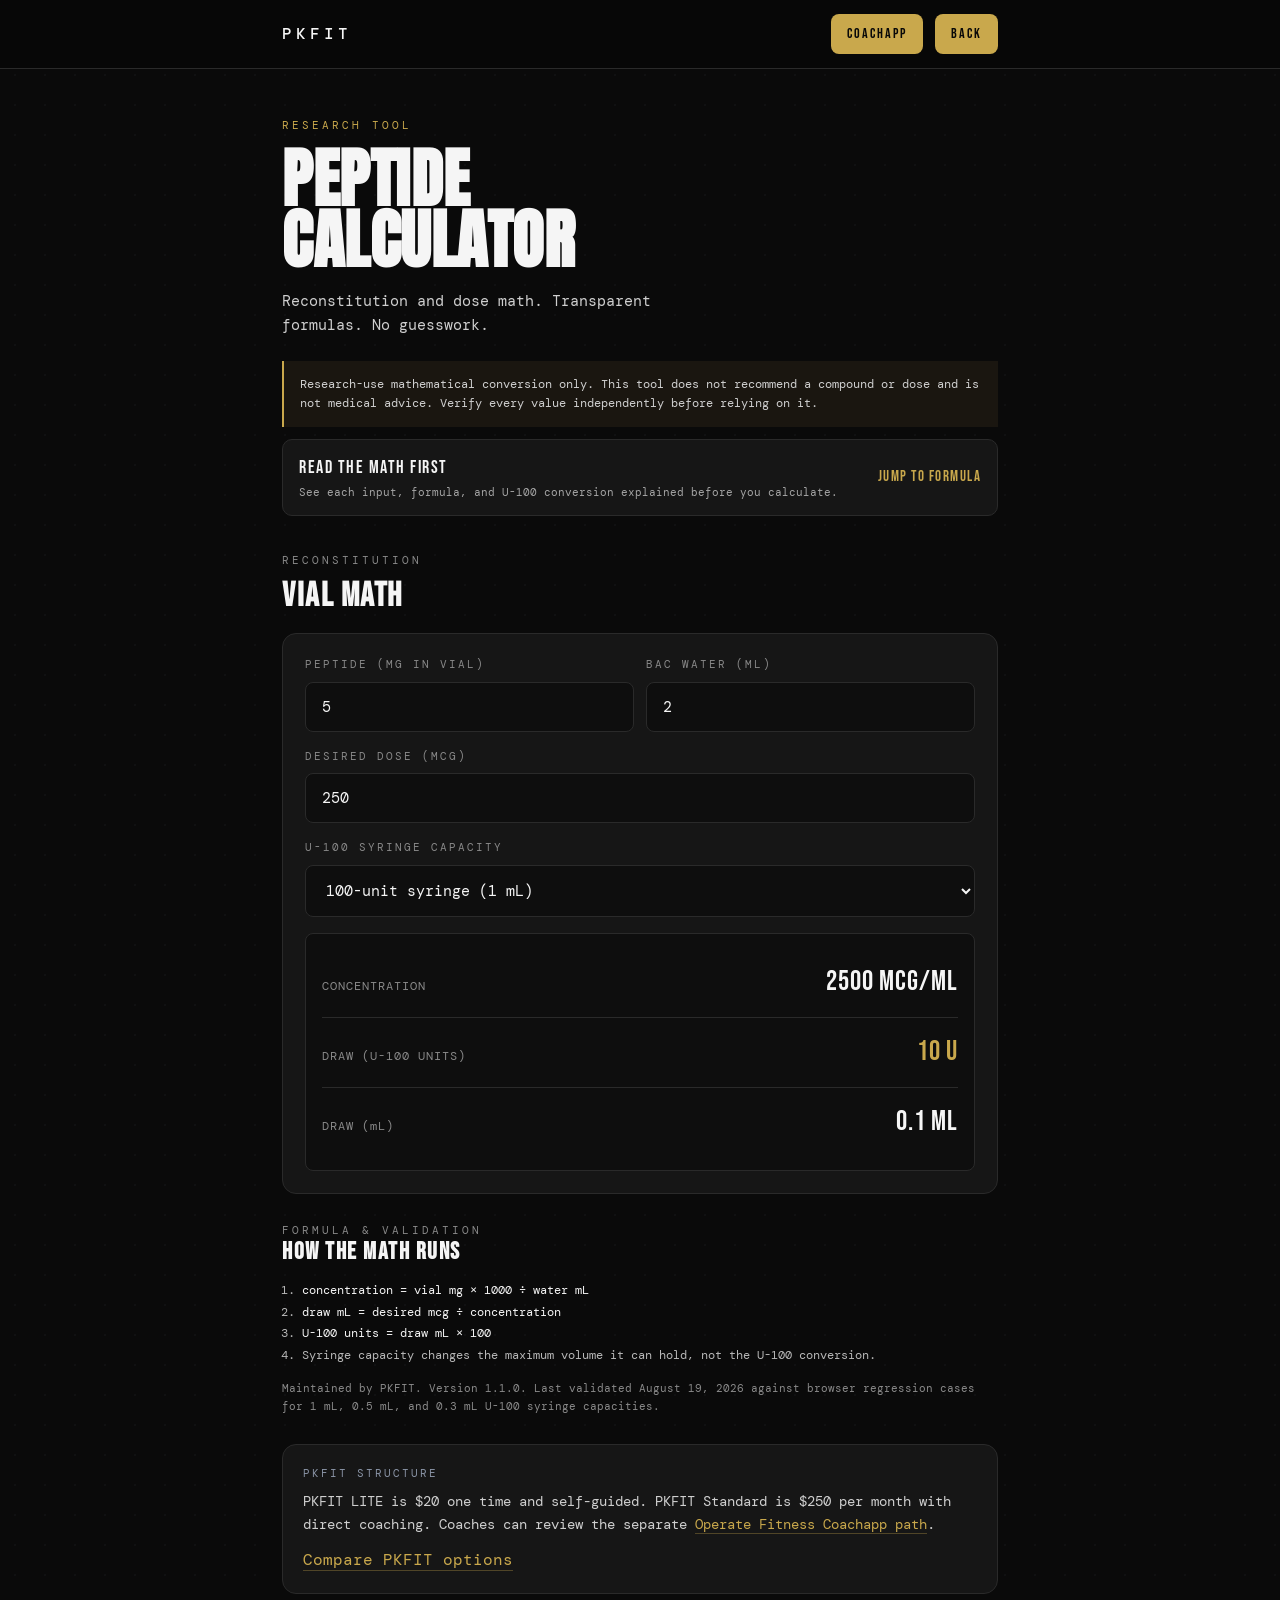
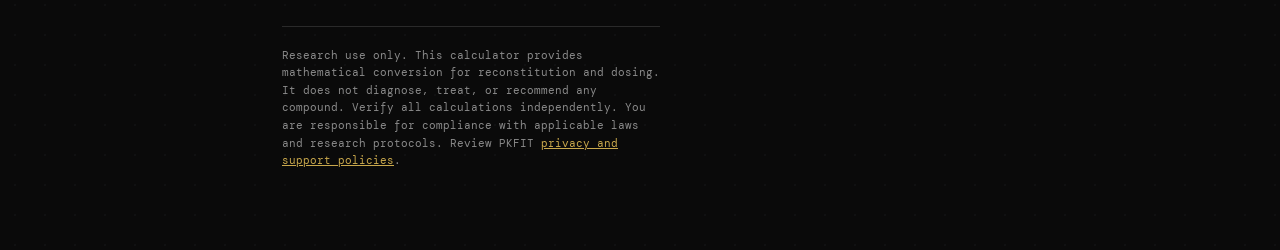
<file: peptides/index.html>
<!DOCTYPE html>
<html lang="en">
<head>
<meta charset="UTF-8">
<meta name="viewport" content="width=device-width, initial-scale=1.0, viewport-fit=cover">
<meta name="theme-color" content="#0a0a0a">
<link rel="icon" href="/assets/favicon.svg" type="image/svg+xml">
<link rel="preload" href="/assets/fonts/anton-v27-latin-400.woff2" as="font" type="font/woff2" crossorigin>
<link rel="preload" href="/assets/fonts/bebas-neue-v16-latin-400.woff2" as="font" type="font/woff2" crossorigin>
<link rel="preload" href="/assets/fonts/dm-mono-v16-latin-400.woff2" as="font" type="font/woff2" crossorigin>
<title>Peptide Reconstitution Calculator | PKFIT</title>
<meta name="description" content="Free research peptide reconstitution and dose calculator from PKFIT. Calculates concentration, draw volume, and syringe units from user-entered values.">
<link rel="canonical" href="https://operatefitness.app/peptides/">
<meta property="og:type" content="website">
<meta property="og:site_name" content="operatefitness.app">
<meta property="og:title" content="Peptide Reconstitution Calculator">
<meta property="og:description" content="Calculate research peptide concentration, draw volume, and syringe units from user-entered vial, water, and dose values.">
<meta property="og:url" content="https://operatefitness.app/peptides/">
<meta property="og:image" content="https://operatefitness.app/assets/og-pkfit.png">
<meta property="og:image:width" content="1200">
<meta property="og:image:height" content="630">
<meta property="og:image:alt" content="PKFIT research peptide reconstitution calculator">
<meta name="twitter:card" content="summary_large_image">
<meta name="twitter:title" content="Peptide Reconstitution Calculator">
<meta name="twitter:description" content="Free research calculator for concentration, draw volume, and syringe units.">
<meta name="twitter:image" content="https://operatefitness.app/assets/og-pkfit.png">
<script type="application/ld+json">
{
  "@context": "https://schema.org",
  "@type": "WebApplication",
  "name": "Peptide Reconstitution Calculator",
  "url": "https://operatefitness.app/peptides/",
  "applicationCategory": "HealthApplication",
  "operatingSystem": "Any",
  "softwareVersion": "1.1.0",
  "dateModified": "2026-08-19",
  "author": {"@type": "Organization", "name": "PKFIT"},
  "description": "Research peptide calculator for concentration, draw volume, and syringe units based on user-entered values.",
  "offers": {
    "@type": "Offer",
    "price": "0",
    "priceCurrency": "USD"
  }
}
</script>
<style>
/* PKFIT brand tokens - mirrors operatefitness.app /assets/brand.css */
@font-face{font-family:'Bebas Neue';font-style:normal;font-weight:400;font-display:optional;src:url('/assets/fonts/bebas-neue-v16-latin-400.woff2') format('woff2'),url('/fonts/bebas-neue-v16-latin-400.woff2') format('woff2')}
@font-face{font-family:'Anton';font-style:normal;font-weight:400;font-display:optional;src:url('/assets/fonts/anton-v27-latin-400.woff2') format('woff2'),url('/fonts/anton-v27-latin-400.woff2') format('woff2')}
@font-face{font-family:'DM Mono';font-style:normal;font-weight:400;font-display:optional;src:url('/assets/fonts/dm-mono-v16-latin-400.woff2') format('woff2'),url('/fonts/dm-mono-v16-latin-400.woff2') format('woff2')}
@font-face{font-family:'DM Mono';font-style:normal;font-weight:500;font-display:optional;src:url('/assets/fonts/dm-mono-v16-latin-500.woff2') format('woff2'),url('/fonts/dm-mono-v16-latin-500.woff2') format('woff2')}

:root{
  --base:#080808;
  --body:#0a0a0a;
  --card:#161616;
  --card-nested:#0e0e0e;
  --line:#2a2a2a;
  --ink:#F5F5F5;
  --muted:#888;
  --faint:#555;
  --gold:#C9A84C;
  --gold-tile:#1a1610;
  --gold-line:rgba(201,168,76,0.32);
  --steel:#8A94A6;
  --maxw:760px;
  --radius:14px;
  --radius-btn:10px;
}

*{box-sizing:border-box;margin:0;padding:0}
html{scroll-behavior:smooth}
@media(prefers-reduced-motion:reduce){html{scroll-behavior:auto}}
a:focus-visible,button:focus-visible,input:focus-visible,select:focus-visible{outline:2px solid var(--gold);outline-offset:3px}
.skip-link{position:absolute;left:12px;top:-60px;z-index:100;background:var(--gold);color:var(--base);padding:10px 14px;border-radius:8px;text-decoration:none}
.skip-link:focus{top:12px}
body{
  background:var(--body);
  color:var(--ink);
  font-family:'DM Mono',ui-monospace,monospace;
  -webkit-font-smoothing:antialiased;
  line-height:1.6;
  background-image:radial-gradient(rgba(138,148,166,0.05) 1px, transparent 1px);
  background-size:30px 30px;
  min-height:100vh;
}

.wrap{max-width:var(--maxw);margin:0 auto;padding:0 22px}
.kicker{font-family:'DM Mono',monospace;font-size:11px;letter-spacing:3px;text-transform:uppercase;color:var(--muted)}
.kicker.gold{color:var(--gold)}
.anton{font-family:'Anton',sans-serif;text-transform:uppercase;line-height:0.95;letter-spacing:0.5px}
.bebas{font-family:'Bebas Neue',sans-serif;letter-spacing:1.5px;line-height:1}

/* Nav */
.nav{position:sticky;top:0;z-index:60;background:rgba(8,8,8,0.86);backdrop-filter:blur(10px);border-bottom:0.5px solid var(--line)}
.nav-in{max-width:var(--maxw);margin:0 auto;padding:14px 22px;display:flex;align-items:center;justify-content:space-between}
.wordmark{font-family:'DM Mono',monospace;font-weight:500;letter-spacing:4px;font-size:16px;color:var(--ink);text-decoration:none}
.nav-cta{font-family:'Bebas Neue',sans-serif;font-size:14px;letter-spacing:2px;background:var(--gold);color:var(--base);padding:9px 16px;border-radius:8px;text-decoration:none}

/* Buttons */
.btn{display:inline-flex;align-items:center;justify-content:center;gap:10px;font-family:'Bebas Neue',sans-serif;letter-spacing:3px;text-decoration:none;border-radius:var(--radius-btn);cursor:pointer;border:none;width:100%}
.btn-gold{background:var(--gold);color:var(--base);font-size:20px;padding:16px 26px;box-shadow:0 6px 18px rgba(201,168,76,0.22)}
.btn-gold:hover{filter:brightness(1.05)}
.btn-ghost{background:transparent;color:var(--ink);border:0.5px solid var(--line);font-size:18px;padding:15px 24px}
.btn:disabled{cursor:not-allowed;opacity:0.72}

/* Cards */
.card{background:var(--card);border:0.5px solid var(--line);border-radius:var(--radius);padding:22px}
.card-nested{background:var(--card-nested);border-radius:8px;padding:14px 16px;border:0.5px solid var(--line)}

/* Form */
label{display:block;font-size:11px;letter-spacing:2px;text-transform:uppercase;color:var(--muted);margin-bottom:8px}
input,select{
  width:100%;
  background:var(--card-nested);
  border:0.5px solid var(--line);
  border-radius:8px;
  color:var(--ink);
  font-family:'DM Mono',monospace;
  font-size:15px;
  padding:14px 16px;
  outline:none;
}
input:focus,select:focus{border-color:var(--gold)}
.field{margin-bottom:16px}
.grid-2{display:grid;grid-template-columns:1fr 1fr;gap:12px}
@media(max-width:520px){.grid-2{grid-template-columns:1fr}}

/* Results */
.result-block{margin-top:20px}
.result-row{display:flex;justify-content:space-between;align-items:baseline;padding:12px 0;border-bottom:0.5px solid var(--line)}
.result-row:last-child{border-bottom:none}
.result-label{font-size:12px;color:var(--muted);letter-spacing:1px}
.result-value{font-family:'Bebas Neue',sans-serif;font-size:28px;letter-spacing:1px;color:var(--ink)}
.result-value.gold{color:var(--gold)}

/* Gate */
.gate{
  border:0.5px solid var(--gold-line);
  border-radius:var(--radius);
  background:linear-gradient(145deg,rgba(26,22,16,0.92),rgba(14,14,14,0.88));
  padding:28px 22px;
  margin-top:28px;
}
.gate-title{font-family:'Bebas Neue',sans-serif;font-size:28px;letter-spacing:1px;margin-bottom:8px}
.gate-copy{font-size:13px;color:#cfcfcf;max-width:48ch;margin-bottom:20px;line-height:1.6}

/* Promo */
.promo{
  margin-top:28px;
  padding:20px;
  background:var(--card);
  border:0.5px solid var(--line);
  border-radius:var(--radius);
}
.promo-kicker{font-size:11px;letter-spacing:2px;text-transform:uppercase;color:var(--steel);margin-bottom:8px}
.promo a{color:var(--gold);text-decoration:none;border-bottom:0.5px solid var(--gold-line)}
.promo a:hover{border-color:var(--gold)}
.code{font-family:'Bebas Neue',sans-serif;letter-spacing:2px;color:var(--gold);font-size:22px}

/* Disclaimer */
.disclaimer{margin-top:32px;padding-top:20px;border-top:0.5px solid var(--line);font-size:11px;color:#8a8a8a;line-height:1.6;max-width:54ch}
.disclaimer a{color:var(--gold)}
.research-notice{margin-top:24px;padding:14px 16px;border-left:2px solid var(--gold);background:var(--gold-tile);color:#cfcfcf;font-size:12px;line-height:1.6}
.explainer-link{display:flex;align-items:center;justify-content:space-between;gap:18px;margin-top:12px;padding:14px 16px;background:var(--card);border:0.5px solid var(--line);border-radius:var(--radius-btn);color:var(--ink);text-decoration:none}
.explainer-link:hover{border-color:var(--gold-line);background:#191919}
.explainer-link:active{transform:translateY(1px)}
.explainer-copy{display:flex;flex-direction:column;gap:2px;min-width:0}
.explainer-title{font-family:'Bebas Neue',sans-serif;font-size:18px;letter-spacing:1.5px;color:var(--ink)}
.explainer-detail{font-size:11px;line-height:1.45;color:#a5a5a5}
.explainer-action{flex:0 0 auto;font-family:'Bebas Neue',sans-serif;font-size:15px;letter-spacing:1.5px;color:var(--gold)}
@media(max-width:520px){.explainer-link{align-items:flex-start;flex-direction:column;gap:10px;padding:15px 16px}.explainer-action{font-size:16px}}
.capacity-warning{margin-top:12px;color:var(--gold);font-size:12px;letter-spacing:.5px}
.formula{margin-top:28px}.formula h2{font-size:24px}.formula ol{margin:16px 0 0 20px;color:#b8b8b8;font-size:12px;line-height:1.8}.formula code{color:var(--ink);font-family:'DM Mono',monospace}.formula-meta{margin-top:14px;color:#8a8a8a;font-size:11px;line-height:1.6}

#calculator{display:block}
.main-wrap{padding:48px 22px 80px}.calculator-title{font-size:clamp(36px,9vw,64px);margin-top:14px;max-width:12ch}.calculator-intro{margin-top:18px;max-width:48ch;font-size:15px;color:#cfcfcf}.calculator-section{margin-top:36px}.calculator-heading{font-size:clamp(24px,5vw,34px);margin:10px 0 20px}.results-panel{margin-top:8px}.promo-copy{font-size:14px;color:#cfcfcf;line-height:1.6;margin-bottom:12px}
</style>
<!-- Cloudflare Web Analytics (cookieless) -->
<script defer src="https://static.cloudflareinsights.com/beacon.min.js" data-cf-beacon='{"token": "b194c7f9421c466eb118c6b96c374aa1"}'></script>
</head>
<body>
<a class="skip-link" href="#main">Skip to calculator</a>

<nav class="nav"><div class="nav-in"><a href="/" class="wordmark">PKFIT</a><div style="display:flex;align-items:center;gap:12px"><a href="/coachapp/" class="nav-cta">COACHAPP</a><a href="/" class="nav-cta">BACK</a></div></div></nav>

<main id="main" class="wrap main-wrap">

  <div class="kicker gold">RESEARCH TOOL</div>
  <h1 class="anton calculator-title">PEPTIDE CALCULATOR</h1>
  <p class="calculator-intro">
    Reconstitution and dose math. Transparent formulas. No guesswork.
  </p>
  <p class="research-notice">Research-use mathematical conversion only. This tool does not recommend a compound or dose and is not medical advice. Verify every value independently before relying on it.</p>
  <a class="explainer-link" href="#formula" aria-label="Read the calculator math explainer">
    <span class="explainer-copy">
      <span class="explainer-title">READ THE MATH FIRST</span>
      <span class="explainer-detail">See each input, formula, and U-100 conversion explained before you calculate.</span>
    </span>
    <span class="explainer-action" aria-hidden="true">JUMP TO FORMULA</span>
  </a>

  <!-- CALCULATOR -->
  <div id="calculator">

    <section class="calculator-section">
      <div class="kicker steel">RECONSTITUTION</div>
      <h2 class="bebas calculator-heading">VIAL MATH</h2>

      <div class="card">
        <div class="grid-2">
          <div class="field">
            <label for="peptide">Peptide (mg in vial)</label>
            <input type="number" id="peptide" min="0" step="0.1" value="5" inputmode="decimal">
          </div>
          <div class="field">
            <label for="bac">BAC water (mL)</label>
            <input type="number" id="bac" min="0" step="0.1" value="2" inputmode="decimal">
          </div>
        </div>
        <div class="field">
          <label for="dose">Desired dose (mcg)</label>
          <input type="number" id="dose" min="0" step="1" value="250" inputmode="decimal">
        </div>
        <div class="field">
          <label for="syringe">U-100 syringe capacity</label>
          <select id="syringe">
            <option value="1" selected>100-unit syringe (1 mL)</option>
            <option value="0.5">50-unit syringe (0.5 mL)</option>
            <option value="0.3">30-unit syringe (0.3 mL)</option>
          </select>
        </div>

        <div class="result-block card-nested results-panel" role="status" aria-live="polite">
          <div class="result-row">
            <span class="result-label">CONCENTRATION</span>
            <span class="result-value" id="out-conc">&mdash;</span>
          </div>
          <div class="result-row">
            <span class="result-label">DRAW (U-100 UNITS)</span>
            <span class="result-value gold" id="out-units">&mdash;</span>
          </div>
          <div class="result-row">
            <span class="result-label">DRAW (mL)</span>
            <span class="result-value" id="out-ml">&mdash;</span>
          </div>
        </div>
        <p id="capacity-warning" class="capacity-warning" role="status" aria-live="polite" hidden></p>
      </div>
    </section>

    <section class="formula" aria-labelledby="formula-title">
      <div class="kicker steel">FORMULA &amp; VALIDATION</div>
      <h2 id="formula-title" class="bebas">HOW THE MATH RUNS</h2>
      <ol>
        <li><code>concentration = vial mg × 1000 ÷ water mL</code></li>
        <li><code>draw mL = desired mcg ÷ concentration</code></li>
        <li><code>U-100 units = draw mL × 100</code></li>
        <li>Syringe capacity changes the maximum volume it can hold, not the U-100 conversion.</li>
      </ol>
      <p class="formula-meta">Maintained by PKFIT. Version 1.1.0. Last validated August 19, 2026 against browser regression cases for 1 mL, 0.5 mL, and 0.3 mL U-100 syringe capacities.</p>
    </section>

    <!-- PKFIT PROMO -->
    <div class="promo">
      <div class="promo-kicker">PKFIT STRUCTURE</div>
      <p class="promo-copy">
        PKFIT LITE is $20 one time and self-guided. PKFIT Standard is $250 per month with direct coaching. Coaches can review the separate <a href="/coachapp/">Operate Fitness Coachapp path</a>.
      </p>
      <a href="/#offers">Compare PKFIT options</a>
    </div>

    <p class="disclaimer">
      Research use only. This calculator provides mathematical conversion for reconstitution and dosing. It does not diagnose, treat, or recommend any compound. Verify all calculations independently. You are responsible for compliance with applicable laws and research protocols. Review PKFIT <a href="/policies/">privacy and support policies</a>.
    </p>
  </div>

</main>

<script>
(function () {
  const peptide = document.getElementById('peptide');
  const bac = document.getElementById('bac');
  const dose = document.getElementById('dose');
  const syringe = document.getElementById('syringe');

  function compute() {
    const mg = parseFloat(peptide.value) || 0;
    const ml = parseFloat(bac.value) || 0;
    const mcg = parseFloat(dose.value) || 0;
    const capacityMl = parseFloat(syringe.value) || 1;
    const warning = document.getElementById('capacity-warning');

    if (mg <= 0 || ml <= 0 || mcg <= 0) {
      document.getElementById('out-conc').textContent = '-';
      document.getElementById('out-units').textContent = '-';
      document.getElementById('out-ml').textContent = '-';
      warning.hidden = true;
      warning.textContent = '';
      return;
    }

    // Concentration: mcg per mL
    const mcgPerMl = (mg * 1000) / ml;
    // Volume needed for desired dose
    const drawMl = mcg / mcgPerMl;
    // U-100 markings always equal 100 units per mL. Syringe capacity changes
    // the maximum volume it can hold, not the conversion between mL and units.
    const units = drawMl * 100;
    const exceedsCapacity = drawMl > capacityMl;
    warning.hidden = !exceedsCapacity;
    warning.textContent = exceedsCapacity
      ? 'Calculated draw volume exceeds the selected syringe capacity.'
      : '';

    document.getElementById('out-conc').textContent = Math.round(mcgPerMl) + ' mcg/mL';
    document.getElementById('out-units').textContent = (Math.round(units * 10) / 10) + ' u';
    document.getElementById('out-ml').textContent = (Math.round(drawMl * 1000) / 1000) + ' mL';
  }

  [peptide, bac, dose, syringe].forEach(el => {
    el.addEventListener('input', compute);
    el.addEventListener('change', compute);
  });

  compute();
})();
</script>

</body>
</html>
</file>
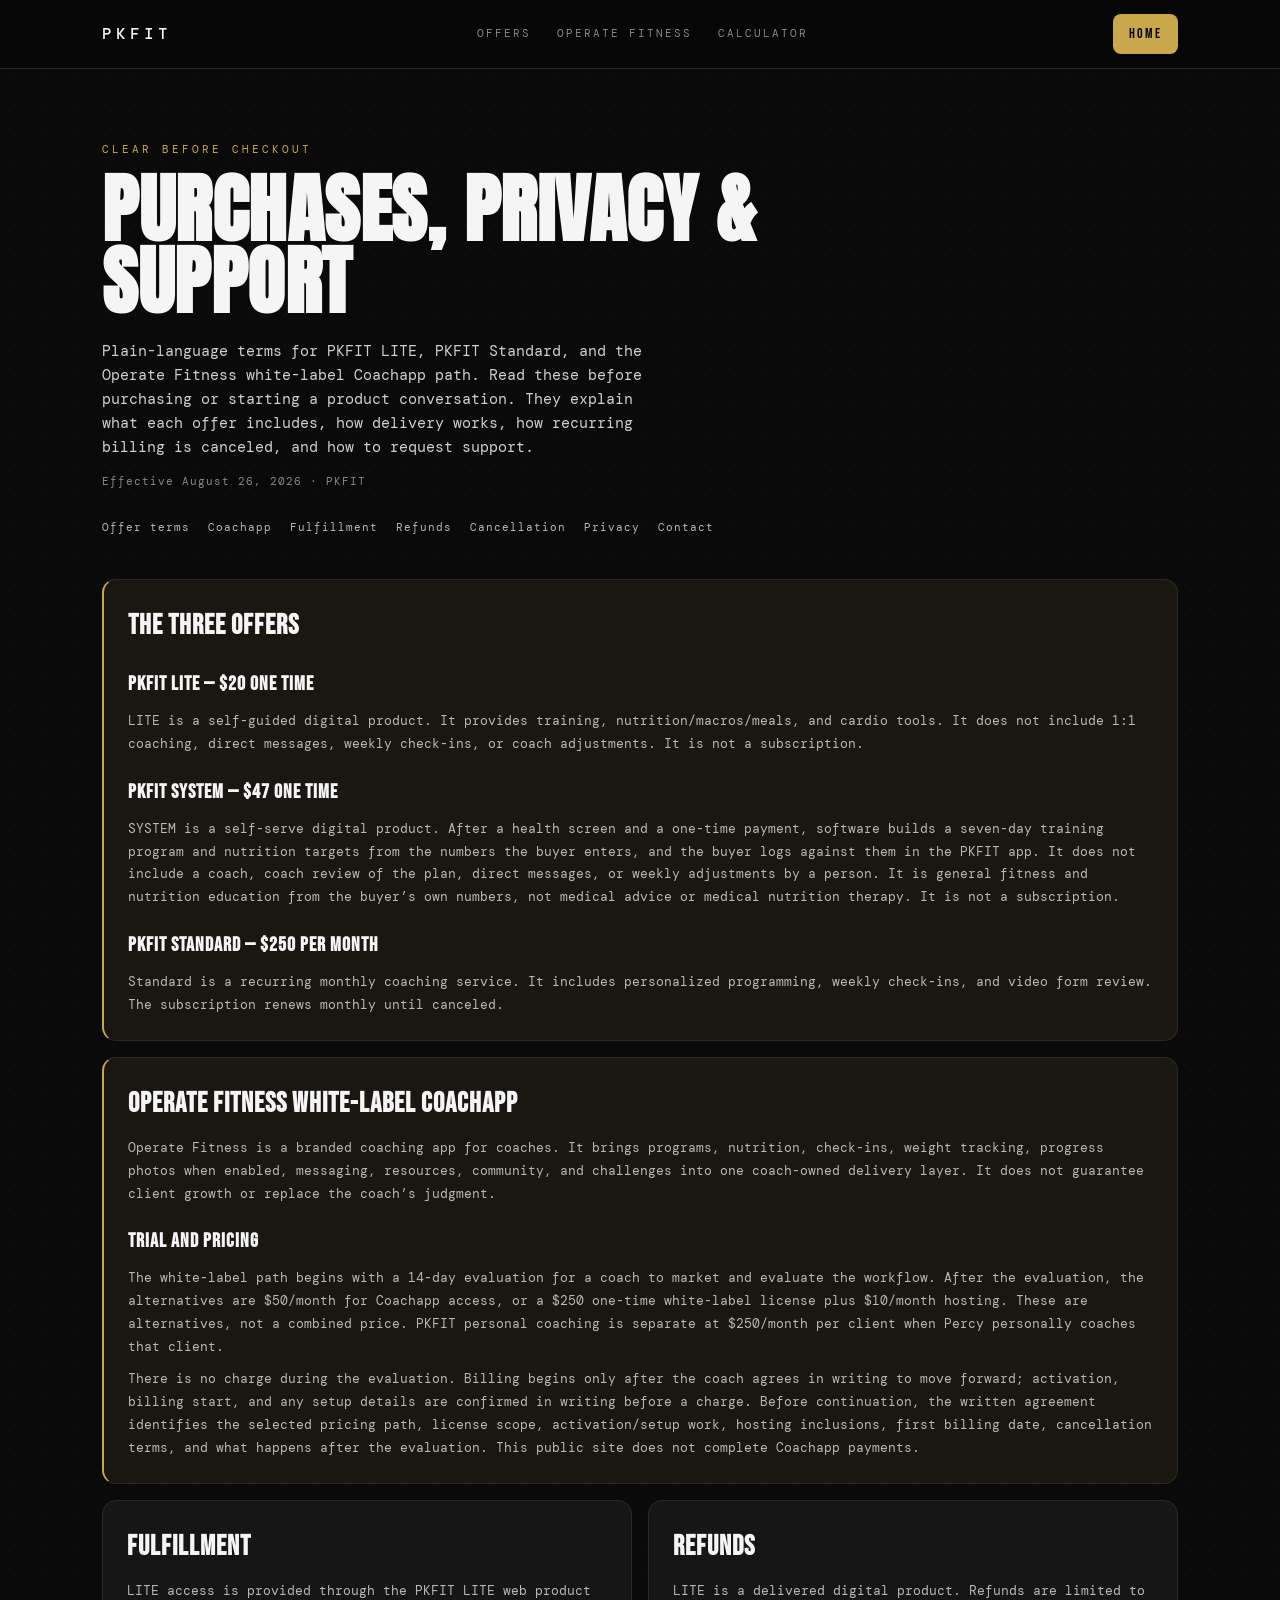
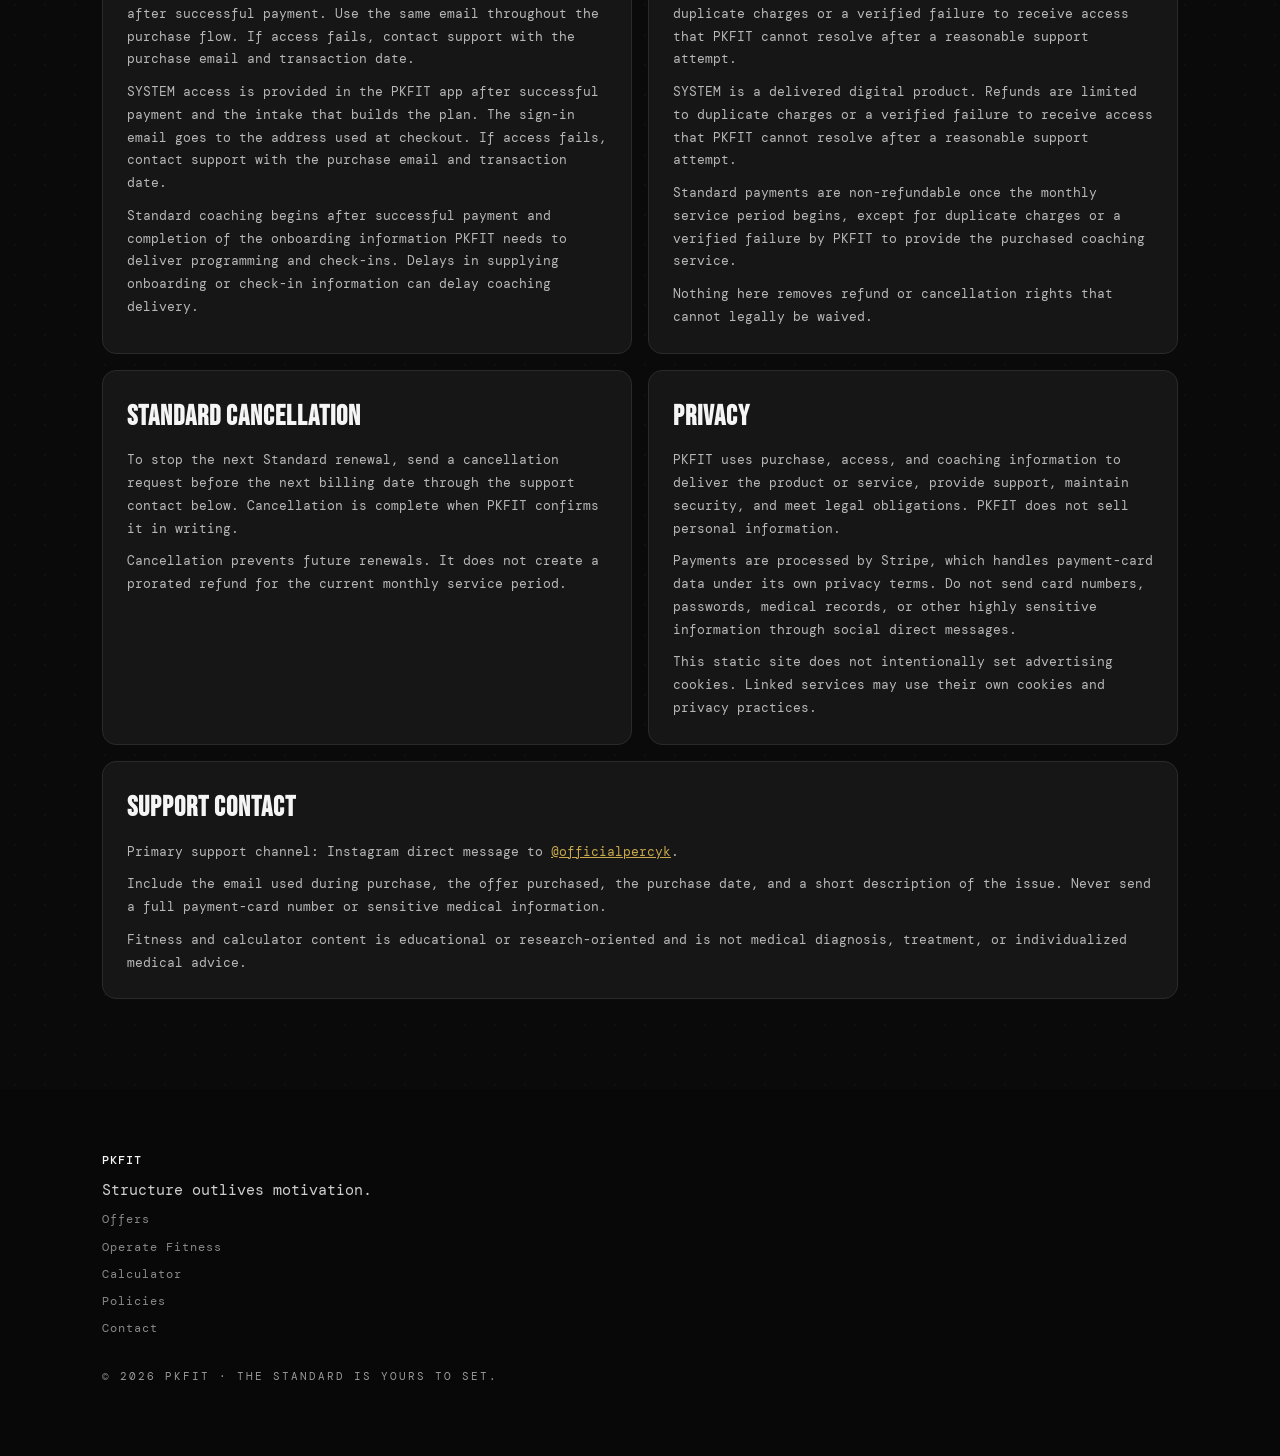
<file: policies/index.html>
<!DOCTYPE html>
<html lang="en">
<head>
<meta charset="UTF-8">
<meta name="viewport" content="width=device-width, initial-scale=1.0">
<meta name="theme-color" content="#080808">
<link rel="icon" href="/assets/favicon.svg" type="image/svg+xml">
<link rel="preload" href="/assets/fonts/anton-v27-latin-400.woff2" as="font" type="font/woff2" crossorigin>
<link rel="preload" href="/assets/fonts/bebas-neue-v16-latin-400.woff2" as="font" type="font/woff2" crossorigin>
<link rel="preload" href="/assets/fonts/dm-mono-v16-latin-400.woff2" as="font" type="font/woff2" crossorigin>
<title>Purchases, Privacy &amp; Support | PKFIT</title>
<meta name="description" content="PKFIT purchase, fulfillment, refund, cancellation, privacy, and support terms for PKFIT LITE and PKFIT Standard coaching.">
<link rel="canonical" href="https://operatefitness.app/policies/">
<meta property="og:type" content="website">
<meta property="og:site_name" content="operatefitness.app">
<meta property="og:title" content="PKFIT Purchases, Privacy &amp; Support">
<meta property="og:description" content="Plain-language terms for PKFIT LITE and PKFIT Standard coaching.">
<meta property="og:url" content="https://operatefitness.app/policies/">
<meta property="og:image" content="https://operatefitness.app/assets/og-pkfit.png">
<meta property="og:image:width" content="1200">
<meta property="og:image:height" content="630">
<meta property="og:image:alt" content="PKFIT purchases, privacy, and support policies">
<meta name="twitter:card" content="summary_large_image">
<meta name="twitter:image" content="https://operatefitness.app/assets/og-pkfit.png">
<link rel="stylesheet" href="/assets/brand.css">
<style>
.policy-main{padding:72px 22px 90px}.policy-hero{max-width:760px}.policy-title{font-size:clamp(42px,9vw,76px);margin-top:14px}.policy-lead{margin-top:22px;max-width:62ch}.policy-meta{margin-top:14px;color:var(--muted);font-size:11px;letter-spacing:1px}.policy-grid{display:grid;gap:16px;margin-top:42px}.policy-card{padding:24px;background:var(--card);border:1px solid var(--line);border-radius:var(--radius)}.policy-card h2{font-family:'Bebas Neue',sans-serif;font-size:28px;letter-spacing:1px}.policy-card h3{margin-top:20px;font-family:'Bebas Neue',sans-serif;font-size:20px;letter-spacing:1px}.policy-card p,.policy-card li{margin-top:10px;color:#b8b8b8;font-size:13px;line-height:1.75}.policy-card ul{margin:8px 0 0 20px}.policy-card a{color:var(--gold)}.policy-callout{border-left:2px solid var(--gold);background:var(--gold-tile)}.policy-nav{display:flex;flex-wrap:wrap;gap:10px 18px;margin-top:28px}.policy-nav a{color:#b8b8b8;font-size:11px;letter-spacing:1px;text-decoration:none}.policy-nav a:hover{color:var(--ink)}
@media(min-width:760px){.policy-grid{grid-template-columns:1fr 1fr}.policy-card.full{grid-column:1/-1}}
</style>
<!-- Cloudflare Web Analytics (cookieless) -->
<script defer src="https://static.cloudflareinsights.com/beacon.min.js" data-cf-beacon='{"token": "b194c7f9421c466eb118c6b96c374aa1"}'></script>
</head>
<body>
<a class="skip-link" href="#main">Skip to policies</a>
<nav class="nav" aria-label="Primary">
  <div class="nav-in">
    <a href="/" class="wordmark">PKFIT</a>
    <div class="nav-links"><a href="/#offers">Offers</a><a href="/coachapp/">Operate Fitness</a><a href="/peptides/">Calculator</a></div>
    <a href="/" class="nav-cta">HOME</a>
  </div>
</nav>
<main id="main" class="wrap policy-main">
  <header class="policy-hero">
    <div class="kicker gold">CLEAR BEFORE CHECKOUT</div>
    <h1 class="anton policy-title">PURCHASES, PRIVACY &amp; SUPPORT</h1>
    <p class="policy-lead">Plain-language terms for PKFIT LITE, PKFIT Standard, and the Operate Fitness white-label Coachapp path. Read these before purchasing or starting a product conversation. They explain what each offer includes, how delivery works, how recurring billing is canceled, and how to request support.</p>
    <p class="policy-meta">Effective August 26, 2026 &middot; PKFIT</p>
    <nav class="policy-nav" aria-label="Policy sections"><a href="#offers">Offer terms</a><a href="#coachapp">Coachapp</a><a href="#fulfillment">Fulfillment</a><a href="#refunds">Refunds</a><a href="#cancellation">Cancellation</a><a href="#privacy">Privacy</a><a href="#contact">Contact</a></nav>
  </header>

  <div class="policy-grid">
    <section class="policy-card full policy-callout" id="offers">
      <h2>THE THREE OFFERS</h2>
      <h3>PKFIT LITE — $20 ONE TIME</h3>
      <p>LITE is a self-guided digital product. It provides training, nutrition/macros/meals, and cardio tools. It does not include 1:1 coaching, direct messages, weekly check-ins, or coach adjustments. It is not a subscription.</p>
      <h3>PKFIT SYSTEM — $47 ONE TIME</h3>
      <p>SYSTEM is a self-serve digital product. After a health screen and a one-time payment, software builds a seven-day training program and nutrition targets from the numbers the buyer enters, and the buyer logs against them in the PKFIT app. It does not include a coach, coach review of the plan, direct messages, or weekly adjustments by a person. It is general fitness and nutrition education from the buyer’s own numbers, not medical advice or medical nutrition therapy. It is not a subscription.</p>
      <h3>PKFIT STANDARD — $250 PER MONTH</h3>
      <p>Standard is a recurring monthly coaching service. It includes personalized programming, weekly check-ins, and video form review. The subscription renews monthly until canceled.</p>
    </section>

    <section class="policy-card full policy-callout" id="coachapp">
      <h2>OPERATE FITNESS WHITE-LABEL COACHAPP</h2>
      <p>Operate Fitness is a branded coaching app for coaches. It brings programs, nutrition, check-ins, weight tracking, progress photos when enabled, messaging, resources, community, and challenges into one coach-owned delivery layer. It does not guarantee client growth or replace the coach’s judgment.</p>
      <h3>TRIAL AND PRICING</h3>
      <p>The white-label path begins with a 14-day evaluation for a coach to market and evaluate the workflow. After the evaluation, the alternatives are $50/month for Coachapp access, or a $250 one-time white-label license plus $10/month hosting. These are alternatives, not a combined price. PKFIT personal coaching is separate at $250/month per client when Percy personally coaches that client.</p>
      <p>There is no charge during the evaluation. Billing begins only after the coach agrees in writing to move forward; activation, billing start, and any setup details are confirmed in writing before a charge. Before continuation, the written agreement identifies the selected pricing path, license scope, activation/setup work, hosting inclusions, first billing date, cancellation terms, and what happens after the evaluation. This public site does not complete Coachapp payments.</p>
    </section>

    <section class="policy-card" id="fulfillment">
      <h2>FULFILLMENT</h2>
      <p>LITE access is provided through the PKFIT LITE web product after successful payment. Use the same email throughout the purchase flow. If access fails, contact support with the purchase email and transaction date.</p>
      <p>SYSTEM access is provided in the PKFIT app after successful payment and the intake that builds the plan. The sign-in email goes to the address used at checkout. If access fails, contact support with the purchase email and transaction date.</p>
      <p>Standard coaching begins after successful payment and completion of the onboarding information PKFIT needs to deliver programming and check-ins. Delays in supplying onboarding or check-in information can delay coaching delivery.</p>
    </section>

    <section class="policy-card" id="refunds">
      <h2>REFUNDS</h2>
      <p>LITE is a delivered digital product. Refunds are limited to duplicate charges or a verified failure to receive access that PKFIT cannot resolve after a reasonable support attempt.</p>
      <p>SYSTEM is a delivered digital product. Refunds are limited to duplicate charges or a verified failure to receive access that PKFIT cannot resolve after a reasonable support attempt.</p>
      <p>Standard payments are non-refundable once the monthly service period begins, except for duplicate charges or a verified failure by PKFIT to provide the purchased coaching service.</p>
      <p>Nothing here removes refund or cancellation rights that cannot legally be waived.</p>
    </section>

    <section class="policy-card" id="cancellation">
      <h2>STANDARD CANCELLATION</h2>
      <p>To stop the next Standard renewal, send a cancellation request before the next billing date through the support contact below. Cancellation is complete when PKFIT confirms it in writing.</p>
      <p>Cancellation prevents future renewals. It does not create a prorated refund for the current monthly service period.</p>
    </section>

    <section class="policy-card" id="privacy">
      <h2>PRIVACY</h2>
      <p>PKFIT uses purchase, access, and coaching information to deliver the product or service, provide support, maintain security, and meet legal obligations. PKFIT does not sell personal information.</p>
      <p>Payments are processed by Stripe, which handles payment-card data under its own privacy terms. Do not send card numbers, passwords, medical records, or other highly sensitive information through social direct messages.</p>
      <p>This static site does not intentionally set advertising cookies. Linked services may use their own cookies and privacy practices.</p>
    </section>

    <section class="policy-card full" id="contact">
      <h2>SUPPORT CONTACT</h2>
      <p>Primary support channel: Instagram direct message to <a href="https://www.instagram.com/officialpercyk/">@officialpercyk</a>.</p>
      <p>Include the email used during purchase, the offer purchased, the purchase date, and a short description of the issue. Never send a full payment-card number or sensitive medical information.</p>
      <p>Fitness and calculator content is educational or research-oriented and is not medical diagnosis, treatment, or individualized medical advice.</p>
    </section>
  </div>
</main>
<footer class="footer"><div class="wrap"><div class="footer-grid"><div><a href="/" class="wordmark">PKFIT</a><p class="footer-copy">Structure outlives motivation.</p></div><nav class="footer-links" aria-label="Footer"><a href="/#offers">Offers</a><a href="/coachapp/">Operate Fitness</a><a href="/peptides/">Calculator</a><a href="/policies/">Policies</a><a href="/policies/#contact">Contact</a></nav></div><div class="footer-mark">&copy; 2026 PKFIT &middot; THE STANDARD IS YOURS TO SET.</div></div></footer>
</body>
</html>
</file>
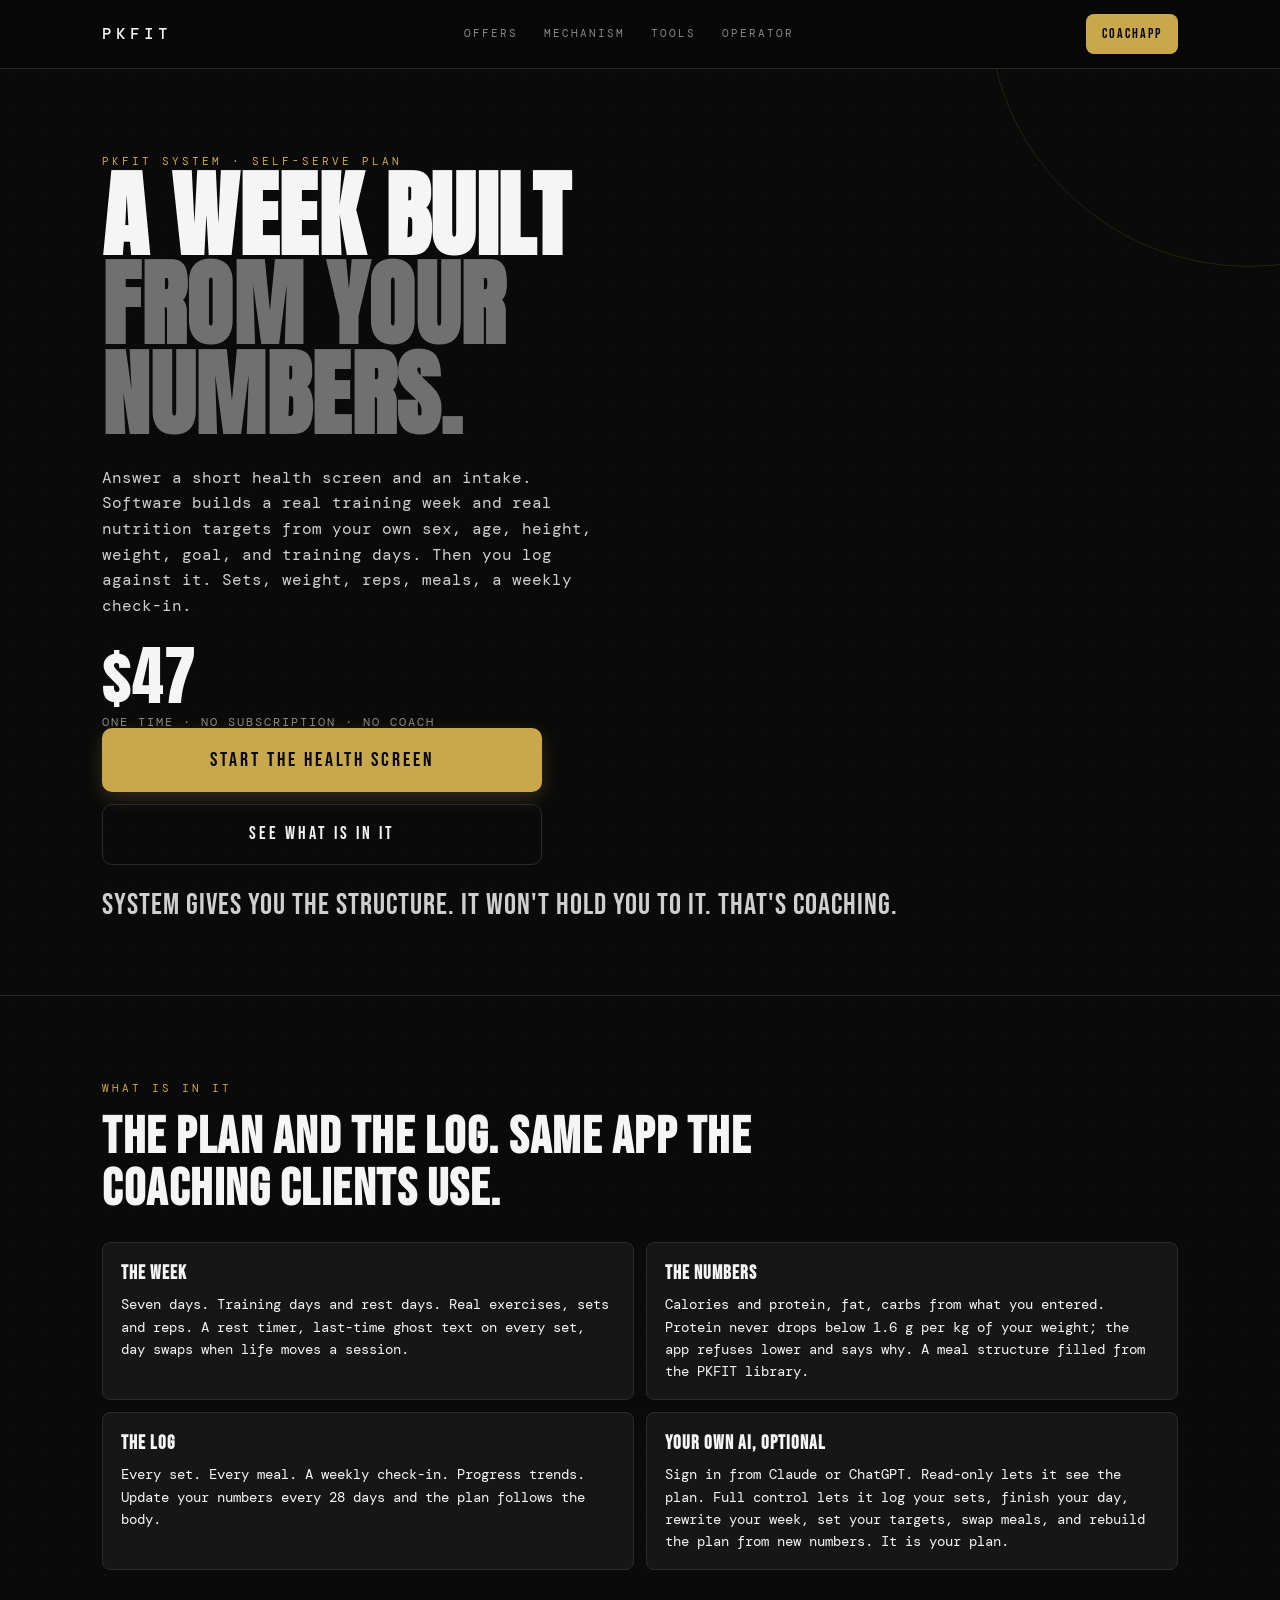
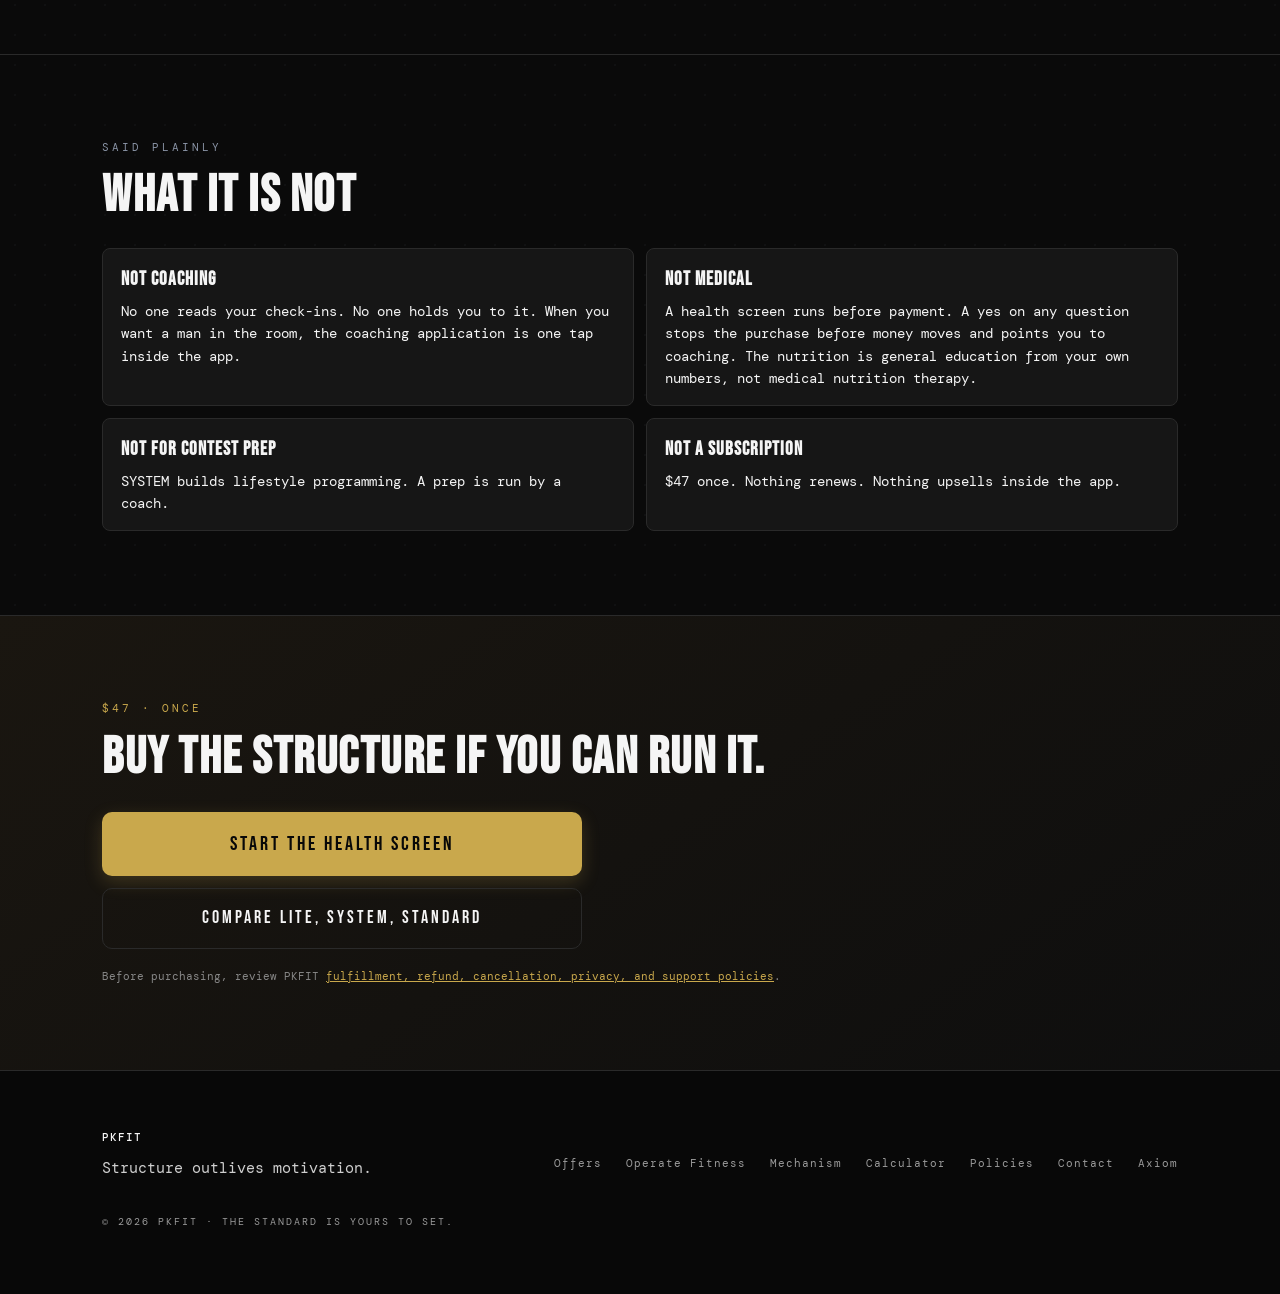
<file: system/index.html>
<!DOCTYPE html>
<html lang="en">
<head>
<meta charset="UTF-8">
<meta name="viewport" content="width=device-width, initial-scale=1.0">
<meta name="theme-color" content="#080808">
<link rel="icon" href="/assets/favicon.svg" type="image/svg+xml">
<link rel="preload" href="/assets/fonts/anton-v27-latin-400.woff2" as="font" type="font/woff2" crossorigin>
<link rel="preload" href="/assets/fonts/bebas-neue-v16-latin-400.woff2" as="font" type="font/woff2" crossorigin>
<link rel="preload" href="/assets/fonts/dm-mono-v16-latin-400.woff2" as="font" type="font/woff2" crossorigin>
<title>PKFIT SYSTEM — a week built from your numbers. $47, once.</title>
<meta name="description" content="PKFIT SYSTEM: a seven-day training week and nutrition targets calculated from your own numbers, a log for every set and meal, and the option to connect your own AI. $47, one time. No coach.">
<link rel="canonical" href="https://operatefitness.app/system/">
<meta property="og:type" content="website">
<meta property="og:site_name" content="operatefitness.app">
<meta property="og:title" content="PKFIT SYSTEM — a week built from your numbers. $47, once.">
<meta property="og:description" content="A real training week and real nutrition targets from your sex, age, height, weight, goal and training days. Log every set and meal. Connect your own AI. No coach, no subscription.">
<meta property="og:url" content="https://operatefitness.app/system/">
<meta property="og:image" content="https://operatefitness.app/assets/og-pkfit.png">
<meta property="og:image:width" content="1200">
<meta property="og:image:height" content="630">
<meta name="twitter:card" content="summary_large_image">
<link rel="stylesheet" href="/assets/brand.css">
<style>
.skip-link{position:absolute;left:12px;top:-60px;z-index:100;background:var(--gold);color:var(--base);padding:10px 14px;border-radius:8px;text-decoration:none}.skip-link:focus{top:12px}
.hero{padding:84px 0 72px;position:relative;overflow:hidden}.hero:after{content:"";position:absolute;right:-18%;top:-35%;width:520px;height:520px;border:1px solid rgba(201,168,76,.14);border-radius:50%;pointer-events:none}.hero h1{font-size:clamp(44px,10vw,94px);max-width:13ch}.hero h1 .dim{color:#707070}.hero-sub{margin:26px 0 12px;max-width:50ch;font-size:16px}.hero-meta{font-size:12px;color:var(--muted);letter-spacing:1px;margin-bottom:30px}.hero-cta{display:grid;gap:12px;max-width:440px}
.section-head{max-width:650px}.section-title{font-size:clamp(32px,6vw,52px);margin-top:14px}.section-copy{margin-top:14px;max-width:58ch}
.offer-grid{display:grid;gap:16px;margin-top:30px}.offer{padding:26px;background:var(--card);border:1px solid var(--line);border-radius:var(--radius);display:flex;flex-direction:column}.offer.primary{border-color:rgba(201,168,76,.7);box-shadow:0 0 0 1px rgba(201,168,76,.12)}.offer-top{display:flex;align-items:flex-start;justify-content:space-between;gap:18px}.offer-name{font-family:'Bebas Neue',sans-serif;font-size:28px;letter-spacing:1px}.offer-price{font-family:'Anton',sans-serif;font-size:34px;white-space:nowrap}.offer-price small{font-family:'DM Mono',monospace;font-size:11px;color:var(--muted);letter-spacing:1px}.tag{display:inline-block;margin-top:8px;font-family:'DM Mono',monospace;font-size:10px;letter-spacing:2px;color:var(--gold);text-transform:uppercase}.offer p{margin-top:18px}.offer ul{margin:18px 0 24px 18px;color:var(--muted);font-size:13px}.offer li{margin:7px 0}.offer .btn{margin-top:auto}
.offer-suffix{font-size:16px;color:var(--muted)}
.purchase-note{margin-top:18px;color:var(--muted);font-size:11px;line-height:1.7}.purchase-note a{color:var(--gold)}
.mechanism{display:grid;gap:10px;margin-top:28px}.stage{display:grid;grid-template-columns:62px 1fr;gap:14px;padding:16px;background:var(--card-nested);border-radius:8px;border-left:2px solid var(--line)}.stage.key{border-left-color:var(--gold);background:var(--gold-tile)}.stage-code{font-family:'Anton',sans-serif;font-size:25px;color:var(--steel)}.stage.key .stage-code{color:var(--gold)}.stage-title{font-family:'Bebas Neue',sans-serif;font-size:20px;letter-spacing:1px}.stage-copy{font-size:13px;color:var(--muted)}
.tool-card,.lane{margin-top:26px;padding:26px;background:var(--card);border:1px solid var(--line);border-radius:var(--radius)}.tool-card{display:grid;gap:18px}.lane-grid{display:grid;gap:16px}.lane h3{font-family:'Bebas Neue',sans-serif;font-size:28px;letter-spacing:1px}.lane p{margin:10px 0 18px}.lane.axiom{border-color:rgba(138,148,166,.42)}
.tool-title{font-size:28px}.tool-copy{margin-top:10px}
.operator-grid{display:grid;grid-template-columns:repeat(2,1fr);gap:18px;margin-top:28px}.stat{padding:18px 0;border-top:1px solid var(--line)}.stat-value{font-family:'Anton',sans-serif;font-size:clamp(32px,7vw,50px);line-height:1}.stat-label{margin-top:8px;font-size:10px;letter-spacing:2px;text-transform:uppercase;color:var(--muted)}
.footer-copy{margin-top:10px}
.faq{display:grid;gap:10px;margin-top:28px}.faq details{background:var(--card);border:1px solid var(--line);border-radius:10px;padding:18px}.faq summary{cursor:pointer;font-family:'Bebas Neue',sans-serif;font-size:20px;letter-spacing:1px}.faq p{margin-top:12px;color:var(--muted)}
.final{background:linear-gradient(145deg,var(--gold-tile),var(--card-nested))}.final-actions{display:grid;gap:12px;max-width:480px;margin-top:28px}
.footer{padding:50px 0 64px}.footer .wordmark{opacity:1;color:var(--ink)}.footer-grid{display:grid;gap:26px}.footer-links{display:flex;flex-wrap:wrap;gap:12px 24px}.footer a{color:#9a9a9a;text-decoration:none;font-size:11px;letter-spacing:1px}.footer a:hover{color:var(--ink)}.footer-mark{opacity:1;margin-top:34px;font-size:10px;letter-spacing:2px;color:#9a9a9a}
@media(min-width:760px){.offer-grid,.lane-grid{grid-template-columns:1fr 1fr}}@media(min-width:1000px){.offer-grid{grid-template-columns:repeat(3,1fr)}}@media(min-width:760px){.operator-grid{grid-template-columns:repeat(4,1fr)}.tool-card{grid-template-columns:1fr auto;align-items:center}.footer-grid{grid-template-columns:1fr auto;align-items:end}}
</style>
<style>
.sys-list{list-style:none;margin:26px 0 0;padding:0;display:grid;gap:12px}.sys-list li{padding:16px 18px;background:var(--card);border:1px solid var(--line);border-radius:8px;font-size:14px;line-height:1.6}.sys-list b{font-family:'Bebas Neue',sans-serif;font-size:19px;letter-spacing:1px;display:block;margin-bottom:4px}
.sys-price{font-family:'Anton',sans-serif;font-size:clamp(40px,9vw,64px);line-height:1;margin-top:26px}.sys-price small{font-family:'DM Mono',monospace;font-size:12px;letter-spacing:2px;color:var(--muted);display:block;margin-top:8px}
.sys-line{margin-top:22px;font-family:'Bebas Neue',sans-serif;font-size:clamp(22px,4.5vw,30px);letter-spacing:1px;line-height:1.2}
@media(min-width:760px){.sys-list{grid-template-columns:1fr 1fr}}
</style>
<!-- Cloudflare Web Analytics (cookieless) -->
<script defer src="https://static.cloudflareinsights.com/beacon.min.js" data-cf-beacon='{"token": "b194c7f9421c466eb118c6b96c374aa1"}'></script>
</head>
<body>
<nav class="nav" aria-label="Primary">
  <div class="nav-in">
    <a href="/" class="wordmark">PKFIT</a>
    <div class="nav-links">
      <a href="#offers">Offers</a><a href="#mechanism">Mechanism</a><a href="#tools">Tools</a><a href="#operator">Operator</a>
    </div>
    <a href="/coachapp/" class="nav-cta">Coachapp</a>
  </div>
</nav>
<main>
<section class="hero" id="top">
  <div class="wrap">
    <div class="kicker gold">PKFIT SYSTEM &middot; SELF-SERVE PLAN</div>
    <h1 class="anton">A WEEK BUILT<br><span class="dim">FROM YOUR NUMBERS.</span></h1>
    <p class="hero-sub">Answer a short health screen and an intake. Software builds a real training week and real nutrition targets from your own sex, age, height, weight, goal, and training days. Then you log against it. Sets, weight, reps, meals, a weekly check-in.</p>
    <div class="sys-price">$47 <small>ONE TIME &middot; NO SUBSCRIPTION &middot; NO COACH</small></div>
    <div class="hero-cta"><a class="btn btn-gold btn-block" href="https://console.operatefitness.app/system/start">START THE HEALTH SCREEN</a><a class="btn btn-ghost btn-block" href="#what">SEE WHAT IS IN IT</a></div>
    <p class="sys-line">SYSTEM gives you the structure. It won't hold you to it. That's coaching.</p>
  </div>
</section>
<section id="what" aria-labelledby="what-title">
  <div class="wrap">
    <div class="section-head"><div class="kicker gold">WHAT IS IN IT</div><h2 id="what-title" class="bebas section-title">THE PLAN AND THE LOG. SAME APP THE COACHING CLIENTS USE.</h2></div>
    <ul class="sys-list">
      <li><b>THE WEEK</b>Seven days. Training days and rest days. Real exercises, sets and reps. A rest timer, last-time ghost text on every set, day swaps when life moves a session.</li>
      <li><b>THE NUMBERS</b>Calories and protein, fat, carbs from what you entered. Protein never drops below 1.6 g per kg of your weight; the app refuses lower and says why. A meal structure filled from the PKFIT library.</li>
      <li><b>THE LOG</b>Every set. Every meal. A weekly check-in. Progress trends. Update your numbers every 28 days and the plan follows the body.</li>
      <li><b>YOUR OWN AI, OPTIONAL</b>Sign in from Claude or ChatGPT. Read-only lets it see the plan. Full control lets it log your sets, finish your day, rewrite your week, set your targets, swap meals, and rebuild the plan from new numbers. It is your plan.</li>
    </ul>
  </div>
</section>
<section id="not" aria-labelledby="not-title">
  <div class="wrap">
    <div class="section-head"><div class="kicker steel">SAID PLAINLY</div><h2 id="not-title" class="bebas section-title">WHAT IT IS NOT</h2></div>
    <ul class="sys-list">
      <li><b>NOT COACHING</b>No one reads your check-ins. No one holds you to it. When you want a man in the room, the coaching application is one tap inside the app.</li>
      <li><b>NOT MEDICAL</b>A health screen runs before payment. A yes on any question stops the purchase before money moves and points you to coaching. The nutrition is general education from your own numbers, not medical nutrition therapy.</li>
      <li><b>NOT FOR CONTEST PREP</b>SYSTEM builds lifestyle programming. A prep is run by a coach.</li>
      <li><b>NOT A SUBSCRIPTION</b>$47 once. Nothing renews. Nothing upsells inside the app.</li>
    </ul>
  </div>
</section>
<section class="final" id="start" aria-labelledby="start-title">
  <div class="wrap"><div class="kicker gold">$47 &middot; ONCE</div><h2 id="start-title" class="bebas section-title">BUY THE STRUCTURE IF YOU CAN RUN IT.</h2><div class="final-actions"><a class="btn btn-gold btn-block" href="https://console.operatefitness.app/system/start">START THE HEALTH SCREEN</a><a class="btn btn-ghost btn-block" href="/#offers">COMPARE LITE, SYSTEM, STANDARD</a></div><p class="purchase-note">Before purchasing, review PKFIT <a href="/policies/">fulfillment, refund, cancellation, privacy, and support policies</a>.</p></div>
</section>
</main>
<footer class="footer"><div class="wrap"><div class="footer-grid"><div><a href="/" class="wordmark">PKFIT</a><p class="footer-copy">Structure outlives motivation.</p></div><nav class="footer-links" aria-label="Footer"><a href="#offers">Offers</a><a href="/coachapp/">Operate Fitness</a><a href="#mechanism">Mechanism</a><a href="/peptides/">Calculator</a><a href="/policies/">Policies</a><a href="/policies/#contact">Contact</a><a href="https://deployaxiom.com">Axiom</a></nav></div><div class="footer-mark">&copy; 2026 PKFIT &middot; THE STANDARD IS YOURS TO SET.</div></div></footer>
</body>
</html>
</file>
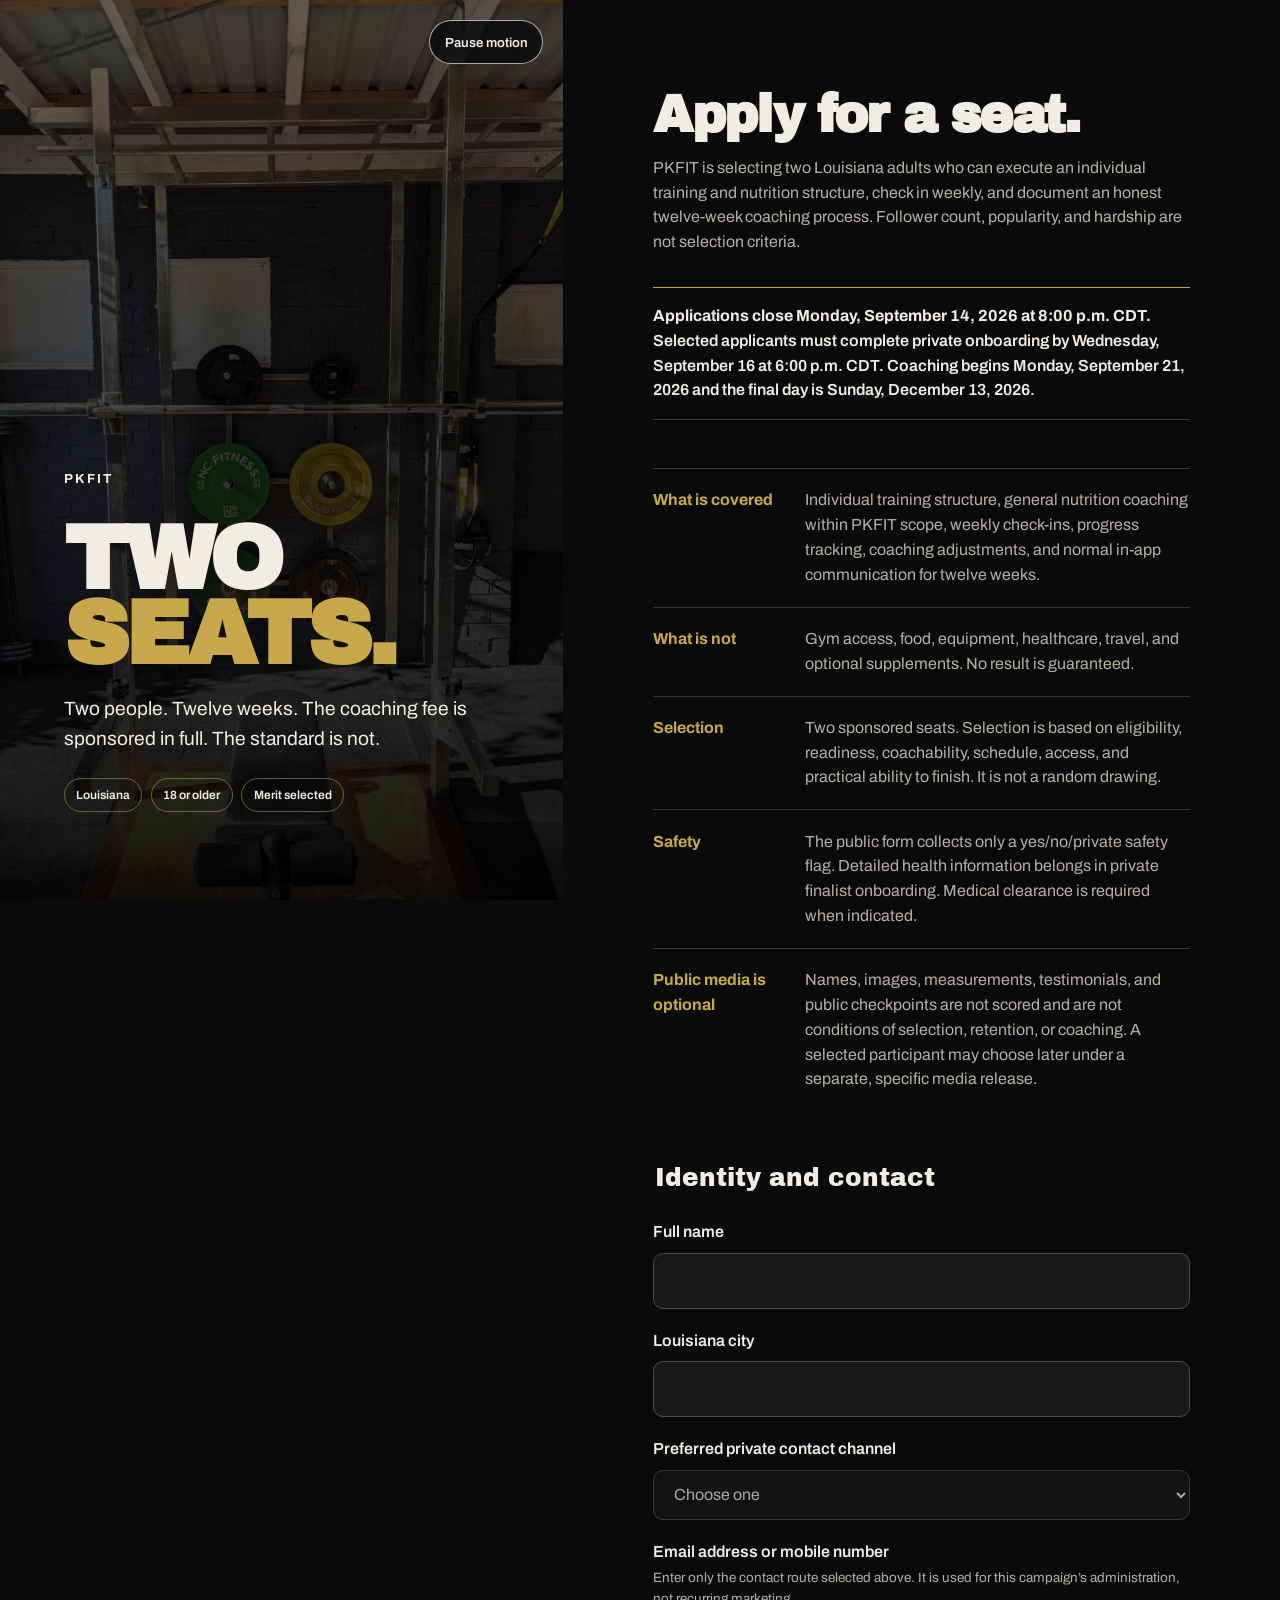
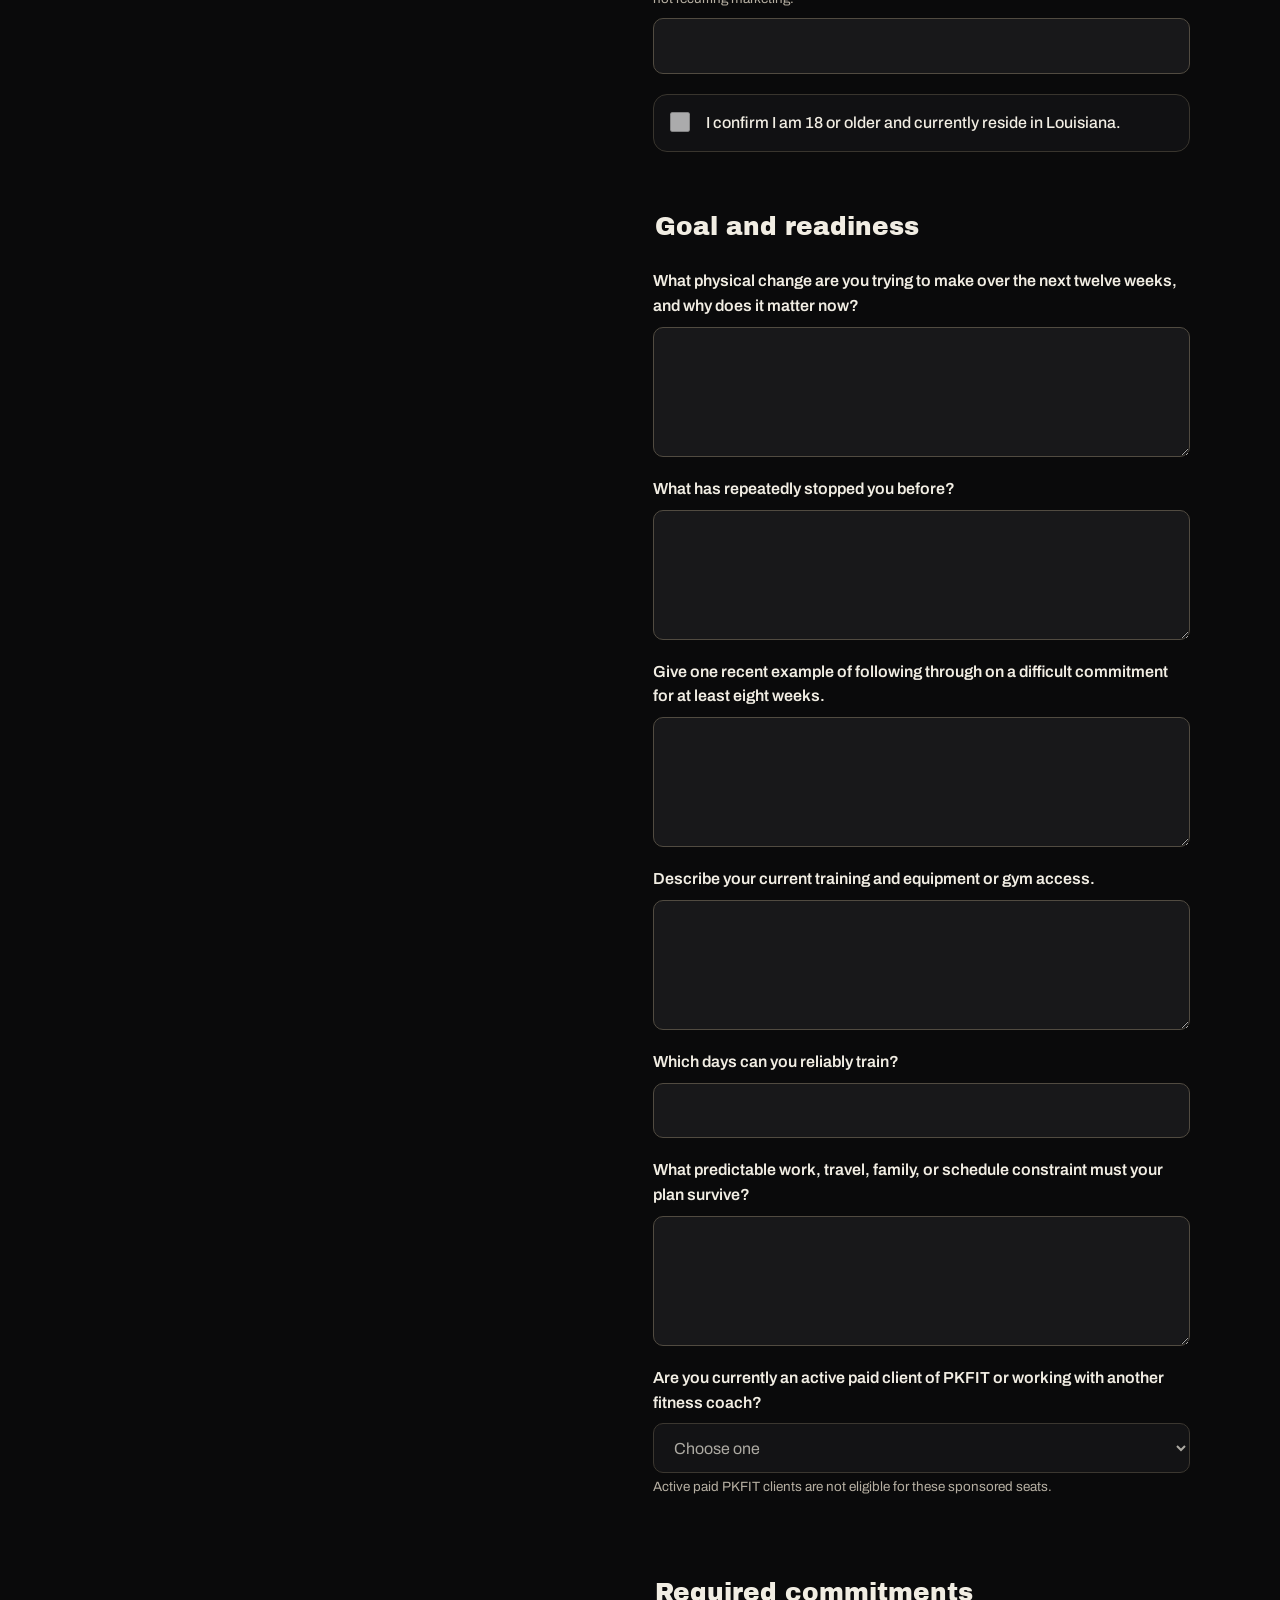
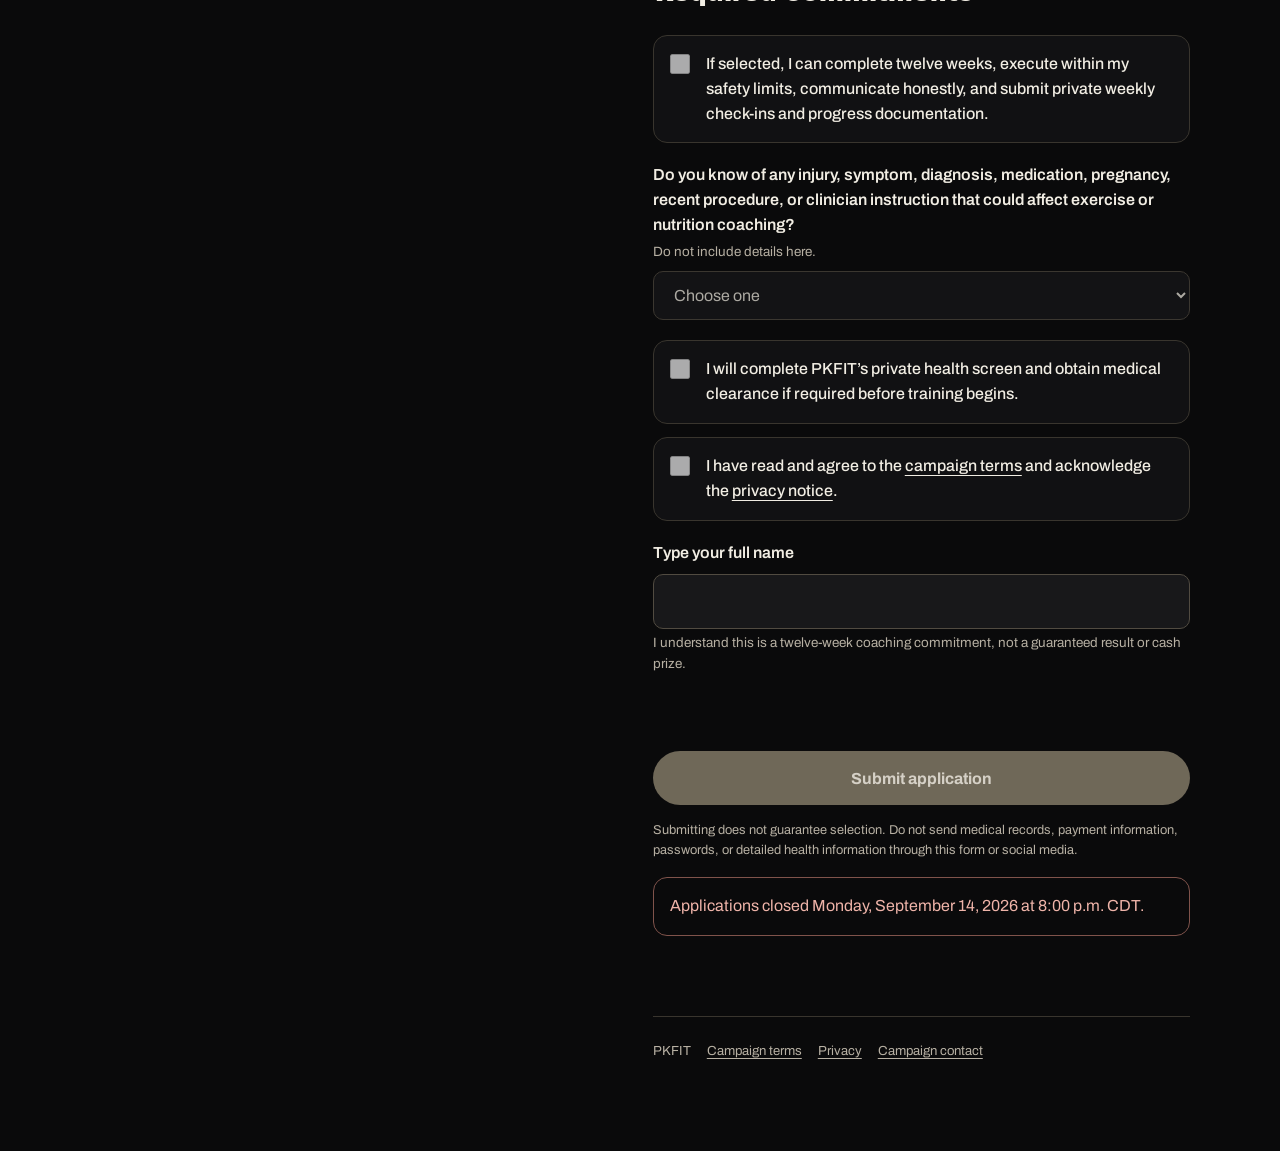
<file: two-seats/index.html>
<!DOCTYPE html>
<html lang="en">
<head>
  <meta charset="utf-8">
  <meta name="viewport" content="width=device-width,initial-scale=1">
  <meta name="description" content="Apply for one of two merit-selected 12-week PKFIT coaching seats with the coaching fee sponsored in full.">
  <title>TWO SEATS — PKFIT</title>
  <link rel="preconnect" href="https://fonts.googleapis.com">
  <link rel="preconnect" href="https://fonts.gstatic.com" crossorigin>
  <link href="https://fonts.googleapis.com/css2?family=Archivo:wght@400;500;600;700&family=Archivo+Black&display=swap" rel="stylesheet">
  <style>
    :root{--ink:#f1ede3;--muted:#b7b0a3;--black:#0a0a0b;--panel:#121214;--line:#39352e;--gold:#c9a84c;--danger:#efb4a9;--ok:#b8d7a5;--radius:14px}
    *{box-sizing:border-box}html{scroll-behavior:smooth;background:var(--black)}body{margin:0;color:var(--ink);background:var(--black);font-family:Archivo,system-ui,sans-serif;line-height:1.55}::selection{background:var(--gold);color:#090909}a{color:inherit;text-underline-offset:.22em}a:focus-visible,button:focus-visible,input:focus-visible,select:focus-visible,textarea:focus-visible{outline:3px solid var(--gold);outline-offset:3px}.shell{display:grid;grid-template-columns:minmax(320px,44vw) 1fr;min-height:100vh}.field{position:sticky;top:0;height:100vh;overflow:hidden;background:#090909}.field video,.field img{width:100%;height:100%;object-fit:cover;filter:brightness(.5) saturate(.75)}.field::after{content:"";position:absolute;inset:0;background:linear-gradient(180deg,rgba(0,0,0,.06),rgba(0,0,0,.82))}.field-copy{position:absolute;z-index:2;left:clamp(24px,5vw,72px);right:clamp(24px,5vw,72px);bottom:clamp(32px,8vh,96px)}.brand{font-weight:700;letter-spacing:.16em;font-size:.82rem}.field h1{font-family:"Archivo Black",sans-serif;font-size:clamp(3.4rem,7vw,7rem);letter-spacing:-.045em;line-height:.84;margin:2rem 0 1.4rem;max-width:7ch}.gold{color:var(--gold)}.field-lead{max-width:36rem;font-size:clamp(1rem,1.5vw,1.25rem)}.meta{display:flex;flex-wrap:wrap;gap:.55rem;margin-top:1.5rem;padding:0;list-style:none}.meta li{border:1px solid rgba(201,168,76,.5);border-radius:999px;padding:.42rem .7rem;font-size:.75rem;font-weight:600}.application{max-width:800px;width:100%;margin:0 auto;padding:clamp(32px,7vw,96px)}.application h2{font-family:"Archivo Black",sans-serif;font-size:clamp(2rem,4vw,4rem);line-height:.98;letter-spacing:-.035em;margin:0 0 1rem}.intro{color:var(--muted);max-width:68ch}.deadline{margin:2rem 0 3rem;padding:1rem 0;border-top:1px solid var(--gold);border-bottom:1px solid var(--line);font-weight:600}.rule{display:grid;grid-template-columns:8rem 1fr;gap:1.5rem;padding:1.2rem 0;border-top:1px solid var(--line)}.rule strong{color:var(--gold)}.rule p{margin:0;color:var(--muted)}form{margin-top:3rem}fieldset{border:0;padding:0;margin:0 0 3.5rem}legend{font-family:"Archivo Black",sans-serif;font-size:1.55rem;margin-bottom:1.4rem}.group{margin:0 0 1.25rem}label{display:block;font-weight:600;margin-bottom:.5rem}.hint{display:block;color:var(--muted);font-size:.84rem;font-weight:400;margin-top:.25rem}input,select,textarea{display:block;width:100%;border:1px solid #514b41;border-radius:10px;background:#18181a;color:var(--ink);font:inherit;padding:.9rem 1rem;min-height:48px}textarea{min-height:130px;resize:vertical}input::placeholder,textarea::placeholder{color:#8c8579}.checks{display:grid;gap:.85rem}.check{display:grid;grid-template-columns:24px 1fr;gap:.75rem;align-items:start;border:1px solid var(--line);border-radius:var(--radius);padding:1rem;background:#111113}.check input{width:20px;height:20px;min-height:0;margin:.1rem 0 0}.check label{margin:0;font-weight:500}.submit{border:0;border-radius:999px;background:var(--gold);color:#0a0a0b;font:700 1rem Archivo,sans-serif;padding:1rem 1.4rem;min-height:54px;cursor:pointer;width:100%}.submit:hover{background:#dfc264}.submit:disabled{cursor:not-allowed;background:#6f6858;color:#d5d0c6}.fine{font-size:.8rem;color:var(--muted);margin-top:1rem}.spaced{margin-top:1.25rem}.closed{display:none;border:1px solid #80534b;color:var(--danger);padding:1rem;border-radius:var(--radius);margin-top:1rem}.footer{margin-top:5rem;padding-top:1.5rem;border-top:1px solid var(--line);display:flex;gap:1rem;flex-wrap:wrap;color:var(--muted);font-size:.82rem}@media(max-width:900px){.shell{display:block}.field{position:relative;height:72vh;min-height:580px}.application{padding:48px 22px}.rule{grid-template-columns:1fr;gap:.35rem}}@media(prefers-reduced-motion:reduce){html{scroll-behavior:auto}.field video{display:none}.field img{display:block}}@media(min-width:901px){.field img{display:none}}
    .skip-link{position:fixed;z-index:30;left:16px;top:12px;transform:translateY(-180%);background:var(--gold);color:#090909;padding:.75rem 1rem;border-radius:8px;font-weight:700}.skip-link:focus{transform:none}.motion-toggle{position:absolute;z-index:3;top:20px;right:20px;width:auto;min-height:44px;border:1px solid rgba(241,237,227,.7);border-radius:999px;background:rgba(10,10,11,.82);color:var(--ink);font:600 .82rem Archivo,sans-serif;padding:.65rem .9rem;cursor:pointer}@media(prefers-reduced-motion:reduce){.motion-toggle{display:none}}
  </style>
</head>
<body>
  <a class="skip-link" href="#application">Skip to application</a>
  <!--
  THESIS: Sponsored access does not lower the standard; this refuses giveaway spectacle.
  OWN-WORLD: Real training-floor steel, near-black field, bone copy, restrained brass signal.
  STORY: Understand the offer, obligations, safety boundary, then submit one minimized application.
  FIRST VIEWPORT: Empty rack holds the left field; offer and exact deadline sit against it; application begins at right.
  FORM: Training-floor split, grounded structure 3, seed 6b249740.
  FINISH: unreviewed and undocumented is unfinished; this build ends with the finish review, the verdict, and DESIGN.md
  -->
  <main class="shell">
    <section class="field" aria-labelledby="campaign-title">
      <video id="background-motion" muted loop playsinline poster="assets/two-seats-gym.jpg" aria-hidden="true"><source src="assets/two-seats-motion.mp4" type="video/mp4"></video>
      <img src="assets/two-seats-gym.jpg" alt="An empty steel training rack and bench in a sunlit gym.">
      <button class="motion-toggle" id="motion-toggle" type="button" aria-controls="background-motion">Pause motion</button>
      <div class="field-copy">
        <div class="brand">PKFIT</div>
        <h1 id="campaign-title">TWO <span class="gold">SEATS.</span></h1>
        <p class="field-lead">Two people. Twelve weeks. The coaching fee is sponsored in full. The standard is not.</p>
        <ul class="meta" aria-label="Campaign qualifications"><li>Louisiana</li><li>18 or older</li><li>Merit selected</li></ul>
      </div>
    </section>

    <section class="application" id="application" aria-labelledby="apply-title" tabindex="-1">
      <h2 id="apply-title">Apply for a seat.</h2>
      <p class="intro">PKFIT is selecting two Louisiana adults who can execute an individual training and nutrition structure, check in weekly, and document an honest twelve-week coaching process. Follower count, popularity, and hardship are not selection criteria.</p>
      <p class="deadline"><strong>Applications close Monday, September 14, 2026 at 8:00 p.m. CDT.</strong><br>Selected applicants must complete private onboarding by Wednesday, September 16 at 6:00 p.m. CDT. Coaching begins Monday, September 21, 2026 and the final day is Sunday, December 13, 2026.</p>

      <div class="rule"><strong>What is covered</strong><p>Individual training structure, general nutrition coaching within PKFIT scope, weekly check-ins, progress tracking, coaching adjustments, and normal in-app communication for twelve weeks.</p></div>
      <div class="rule"><strong>What is not</strong><p>Gym access, food, equipment, healthcare, travel, and optional supplements. No result is guaranteed.</p></div>
      <div class="rule"><strong>Selection</strong><p>Two sponsored seats. Selection is based on eligibility, readiness, coachability, schedule, access, and practical ability to finish. It is not a random drawing.</p></div>
      <div class="rule"><strong>Safety</strong><p>The public form collects only a yes/no/private safety flag. Detailed health information belongs in private finalist onboarding. Medical clearance is required when indicated.</p></div>
      <div class="rule"><strong>Public media is optional</strong><p>Names, images, measurements, testimonials, and public checkpoints are not scored and are not conditions of selection, retention, or coaching. A selected participant may choose later under a separate, specific media release.</p></div>

      <form name="pkfit-two-seats-2026" method="POST" action="/api/two-seats/apply" data-netlify="true" netlify-honeypot="bot-field" id="application-form">
        <input type="hidden" name="form-name" value="pkfit-two-seats-2026">
        <input type="hidden" name="state" value="Louisiana">
        <p hidden><label>Do not fill this out: <input type="text" name="bot-field" tabindex="-1" autocomplete="off"></label></p>

        <fieldset>
          <legend>Identity and contact</legend>
          <div class="group"><label for="full-name">Full name</label><input type="text" id="full-name" name="full-name" autocomplete="name" required></div>
          <div class="group"><label for="city">Louisiana city</label><input type="text" id="city" name="city" autocomplete="address-level2" required></div>
          <div class="group"><label for="preferred-contact">Preferred private contact channel</label><select id="preferred-contact" name="preferred-contact" required><option value="">Choose one</option><option value="email">Email</option><option value="text">Text message</option></select></div>
          <div class="group"><label for="primary-contact">Email address or mobile number <span class="hint">Enter only the contact route selected above. It is used for this campaign’s administration, not recurring marketing.</span></label><input type="text" id="primary-contact" name="primary-contact" autocomplete="email" required></div>
          <div class="checks"><div class="check"><input id="adult-confirmation" name="adult-confirmation" value="yes" type="checkbox" required><label for="adult-confirmation">I confirm I am 18 or older and currently reside in Louisiana.</label></div></div>
        </fieldset>

        <fieldset>
          <legend>Goal and readiness</legend>
          <div class="group"><label for="goal">What physical change are you trying to make over the next twelve weeks, and why does it matter now?</label><textarea id="goal" name="goal" required></textarea></div>
          <div class="group"><label for="prior-barrier">What has repeatedly stopped you before?</label><textarea id="prior-barrier" name="prior-barrier" required></textarea></div>
          <div class="group"><label for="commitment-evidence">Give one recent example of following through on a difficult commitment for at least eight weeks.</label><textarea id="commitment-evidence" name="commitment-evidence" required></textarea></div>
          <div class="group"><label for="training-access">Describe your current training and equipment or gym access.</label><textarea id="training-access" name="training-access" required></textarea></div>
          <div class="group"><label for="reliable-days">Which days can you reliably train?</label><input type="text" id="reliable-days" name="reliable-days" required></div>
          <div class="group"><label for="schedule-constraint">What predictable work, travel, family, or schedule constraint must your plan survive?</label><textarea id="schedule-constraint" name="schedule-constraint" required></textarea></div>
          <div class="group"><label for="current-coach">Are you currently an active paid client of PKFIT or working with another fitness coach?</label><select id="current-coach" name="current-coach" required><option value="">Choose one</option><option value="no">No</option><option value="other-coach">I work with another coach</option><option value="pkfit-client">I am an active paid PKFIT client</option></select><span class="hint">Active paid PKFIT clients are not eligible for these sponsored seats.</span></div>
        </fieldset>

        <fieldset>
          <legend>Required commitments</legend>
          <div class="checks">
            <div class="check"><input id="weekly-checkins" name="weekly-checkins" value="yes" type="checkbox" required><label for="weekly-checkins">If selected, I can complete twelve weeks, execute within my safety limits, communicate honestly, and submit private weekly check-ins and progress documentation.</label></div>
          </div>
          <div class="group spaced"><label for="safety-gate">Do you know of any injury, symptom, diagnosis, medication, pregnancy, recent procedure, or clinician instruction that could affect exercise or nutrition coaching? <span class="hint">Do not include details here.</span></label><select id="safety-gate" name="safety-gate" required><option value="">Choose one</option><option value="no">No</option><option value="yes">Yes</option><option value="private">Prefer to discuss privately</option></select></div>
          <div class="checks">
            <div class="check"><input id="health-screen-agreement" name="health-screen-agreement" value="yes" type="checkbox" required><label for="health-screen-agreement">I will complete PKFIT’s private health screen and obtain medical clearance if required before training begins.</label></div>
            <div class="check"><input id="terms-agreement" name="terms-agreement" value="yes" type="checkbox" required><label for="terms-agreement">I have read and agree to the <a href="terms.html" target="_blank">campaign terms</a> and acknowledge the <a href="privacy.html" target="_blank">privacy notice</a>.</label></div>
          </div>
          <div class="group spaced"><label for="typed-signature">Type your full name</label><input type="text" id="typed-signature" name="typed-signature" required><span class="hint">I understand this is a twelve-week coaching commitment, not a guaranteed result or cash prize.</span></div>
        </fieldset>

        <button class="submit" type="submit">Submit application</button>
        <p class="fine">Submitting does not guarantee selection. Do not send medical records, payment information, passwords, or detailed health information through this form or social media.</p>
        <p class="closed" id="closed-message" role="status">Applications closed Monday, September 14, 2026 at 8:00 p.m. CDT.</p>
      </form>

      <footer class="footer"><span>PKFIT</span><a href="terms.html">Campaign terms</a><a href="privacy.html">Privacy</a><a href="mailto:command@operatefitness.app">Campaign contact</a></footer>
    </section>
  </main>
  <script>
    (()=>{
      const video=document.getElementById('background-motion');
      const toggle=document.getElementById('motion-toggle');
      const reduced=matchMedia('(prefers-reduced-motion: reduce)').matches;
      if(reduced){video.pause();toggle.hidden=true;}else{video.play().catch(()=>{toggle.textContent='Play motion';});}
      toggle.addEventListener('click',()=>{
        if(video.paused){video.play().then(()=>{toggle.textContent='Pause motion';}).catch(()=>{});}
        else{video.pause();toggle.textContent='Play motion';}
      });
      const deadline=new Date('2026-09-15T01:00:00Z');
      if(Date.now()>=deadline.getTime()){
        const form=document.getElementById('application-form');
        form.querySelectorAll('input,select,textarea,button').forEach(el=>el.disabled=true);
        document.getElementById('closed-message').style.display='block';
      }
    })();
  </script>
</body>
</html>
</file>
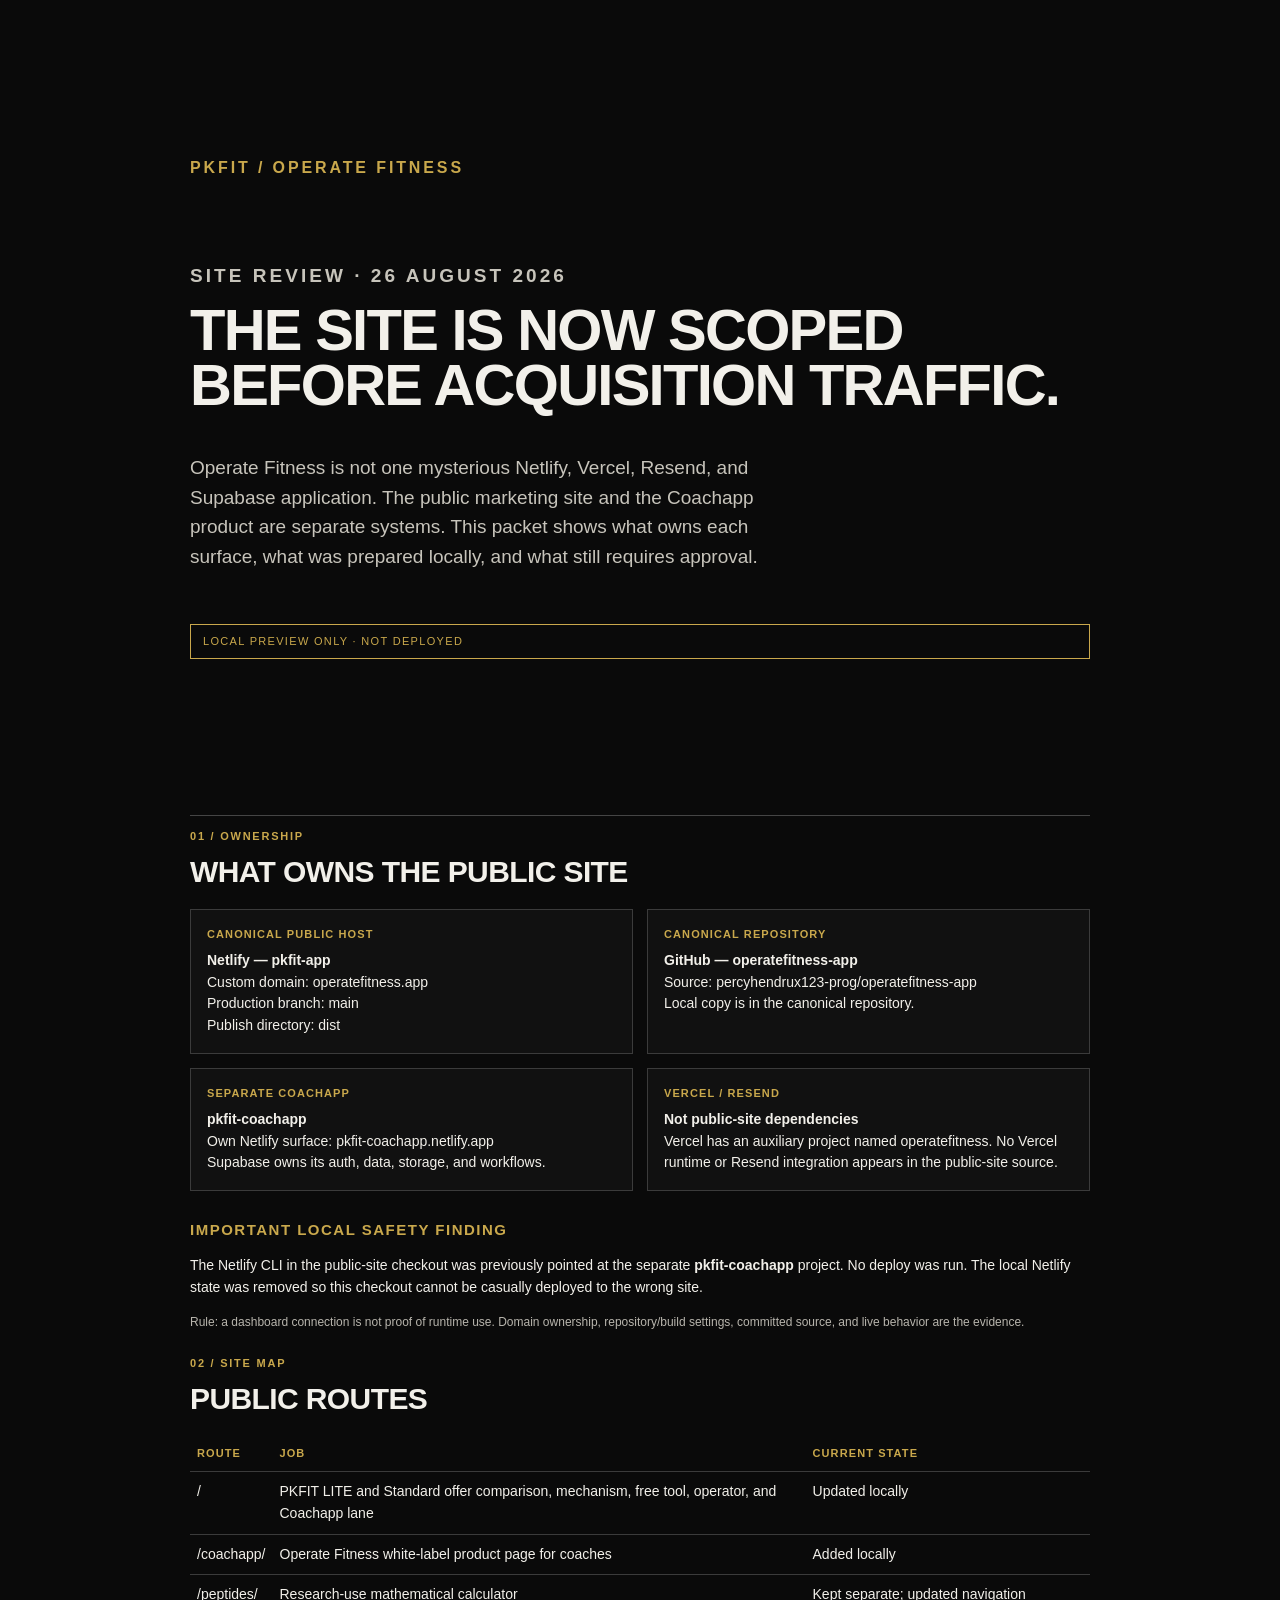
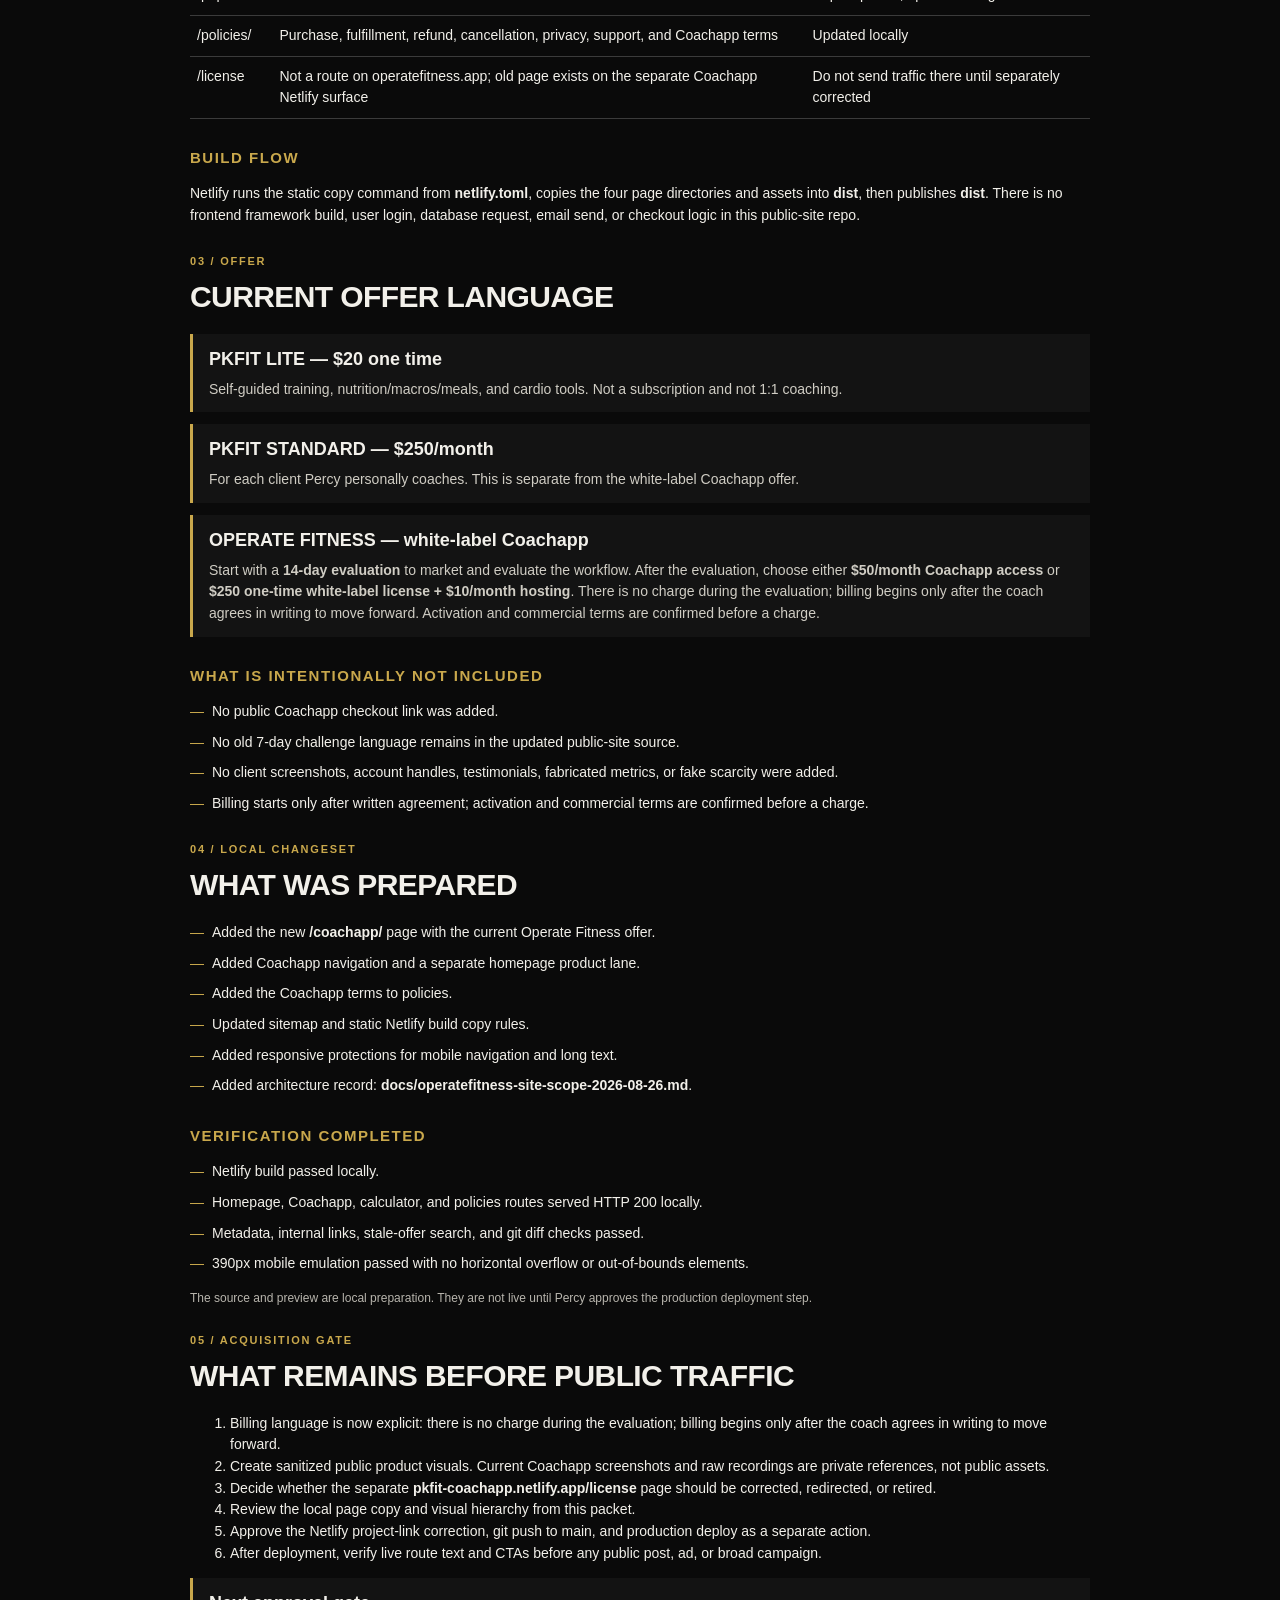
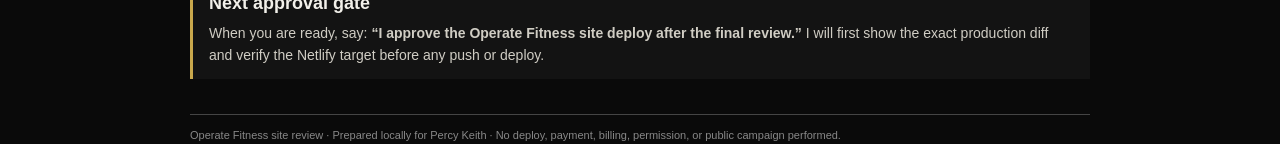
<file: docs/operatefitness-site-review.html>
<!doctype html>
<html lang="en">
<head>
<meta charset="utf-8">
<meta name="viewport" content="width=device-width, initial-scale=1">
<title>Operate Fitness Site Review — 26 August 2026</title>
<style>
@page{size:letter;margin:0.65in}*{box-sizing:border-box}body{margin:0;background:#0a0a0a;color:#f2f0ea;font:14px/1.55 Arial,sans-serif}main{max-width:900px;margin:auto}.eyebrow{color:#c9a84c;letter-spacing:.16em;font-size:11px;font-weight:bold;margin:0 0 12px}.cover{min-height:8.5in;display:flex;flex-direction:column;justify-content:center;border-bottom:1px solid #454545}.mark{font-size:16px;letter-spacing:.18em;color:#c9a84c;font-weight:bold;margin-bottom:80px}.cover h1{font-size:58px;line-height:.95;letter-spacing:-.03em;margin:0 0 22px;text-transform:uppercase}.cover p{font-size:19px;max-width:620px;color:#c7c4bb}.status{display:inline-block;margin-top:34px;border:1px solid #c9a84c;color:#c9a84c;padding:8px 12px;font-size:11px;letter-spacing:.12em;text-transform:uppercase}.page{page-break-before:always;padding-top:12px}.page h2{font-size:30px;line-height:1;margin:0 0 22px;text-transform:uppercase;letter-spacing:-.02em}.page h3{color:#c9a84c;font-size:15px;letter-spacing:.1em;text-transform:uppercase;margin:27px 0 8px}.grid{display:grid;grid-template-columns:1fr 1fr;gap:14px}.card{border:1px solid #3b3b3b;padding:16px;background:#111}.card strong{display:block;color:#c9a84c;font-size:11px;letter-spacing:.1em;text-transform:uppercase;margin-bottom:7px}.card p{margin:0}.route{width:100%;border-collapse:collapse;margin-top:10px}.route th,.route td{border-bottom:1px solid #3b3b3b;text-align:left;padding:9px 7px;vertical-align:top}.route th{color:#c9a84c;font-size:11px;letter-spacing:.1em;text-transform:uppercase}.offer{border-left:3px solid #c9a84c;padding:12px 16px;margin:12px 0;background:#131313}.offer h4{margin:0 0 5px;font-size:18px}.offer p{margin:0;color:#d0cdc4}.check{list-style:none;padding:0}.check li{margin:9px 0;padding-left:22px;position:relative}.check li:before{content:'—';position:absolute;left:0;color:#c9a84c}.note{color:#b8b5ad;font-size:12px}.preview{width:100%;border:1px solid #444;margin-top:8px}.footer{border-top:1px solid #454545;margin-top:35px;padding-top:12px;color:#888;font-size:11px}@media print{body{background:#0a0a0a;-webkit-print-color-adjust:exact;print-color-adjust:exact}.cover{min-height:9.2in}.page{break-before:page}}
</style>
</head>
<body>
<main>
<section class="cover"><div class="mark">PKFIT / OPERATE FITNESS</div><p class="eyebrow">SITE REVIEW · 26 AUGUST 2026</p><h1>The site is now scoped before acquisition traffic.</h1><p>Operate Fitness is not one mysterious Netlify, Vercel, Resend, and Supabase application. The public marketing site and the Coachapp product are separate systems. This packet shows what owns each surface, what was prepared locally, and what still requires approval.</p><span class="status">LOCAL PREVIEW ONLY · NOT DEPLOYED</span></section>
<section class="page"><p class="eyebrow">01 / OWNERSHIP</p><h2>What owns the public site</h2><div class="grid"><div class="card"><strong>Canonical public host</strong><p><b>Netlify — pkfit-app</b><br>Custom domain: operatefitness.app<br>Production branch: main<br>Publish directory: dist</p></div><div class="card"><strong>Canonical repository</strong><p><b>GitHub — operatefitness-app</b><br>Source: percyhendrux123-prog/operatefitness-app<br>Local copy is in the canonical repository.</p></div><div class="card"><strong>Separate Coachapp</strong><p><b>pkfit-coachapp</b><br>Own Netlify surface: pkfit-coachapp.netlify.app<br>Supabase owns its auth, data, storage, and workflows.</p></div><div class="card"><strong>Vercel / Resend</strong><p><b>Not public-site dependencies</b><br>Vercel has an auxiliary project named operatefitness. No Vercel runtime or Resend integration appears in the public-site source.</p></div></div><h3>Important local safety finding</h3><p>The Netlify CLI in the public-site checkout was previously pointed at the separate <b>pkfit-coachapp</b> project. No deploy was run. The local Netlify state was removed so this checkout cannot be casually deployed to the wrong site.</p><p class="note">Rule: a dashboard connection is not proof of runtime use. Domain ownership, repository/build settings, committed source, and live behavior are the evidence.</p></section>
<section class="page"><p class="eyebrow">02 / SITE MAP</p><h2>Public routes</h2><table class="route"><thead><tr><th>Route</th><th>Job</th><th>Current state</th></tr></thead><tbody><tr><td>/</td><td>PKFIT LITE and Standard offer comparison, mechanism, free tool, operator, and Coachapp lane</td><td>Updated locally</td></tr><tr><td>/coachapp/</td><td>Operate Fitness white-label product page for coaches</td><td>Added locally</td></tr><tr><td>/peptides/</td><td>Research-use mathematical calculator</td><td>Kept separate; updated navigation</td></tr><tr><td>/policies/</td><td>Purchase, fulfillment, refund, cancellation, privacy, support, and Coachapp terms</td><td>Updated locally</td></tr><tr><td>/license</td><td>Not a route on operatefitness.app; old page exists on the separate Coachapp Netlify surface</td><td>Do not send traffic there until separately corrected</td></tr></tbody></table><h3>Build flow</h3><p>Netlify runs the static copy command from <b>netlify.toml</b>, copies the four page directories and assets into <b>dist</b>, then publishes <b>dist</b>. There is no frontend framework build, user login, database request, email send, or checkout logic in this public-site repo.</p></section>
<section class="page"><p class="eyebrow">03 / OFFER</p><h2>Current offer language</h2><div class="offer"><h4>PKFIT LITE — $20 one time</h4><p>Self-guided training, nutrition/macros/meals, and cardio tools. Not a subscription and not 1:1 coaching.</p></div><div class="offer"><h4>PKFIT STANDARD — $250/month</h4><p>For each client Percy personally coaches. This is separate from the white-label Coachapp offer.</p></div><div class="offer"><h4>OPERATE FITNESS — white-label Coachapp</h4><p>Start with a <b>14-day evaluation</b> to market and evaluate the workflow. After the evaluation, choose either <b>$50/month Coachapp access</b> or <b>$250 one-time white-label license + $10/month hosting</b>. There is no charge during the evaluation; billing begins only after the coach agrees in writing to move forward. Activation and commercial terms are confirmed before a charge.</p></div><h3>What is intentionally not included</h3><ul class="check"><li>No public Coachapp checkout link was added.</li><li>No old 7-day challenge language remains in the updated public-site source.</li><li>No client screenshots, account handles, testimonials, fabricated metrics, or fake scarcity were added.</li><li>Billing starts only after written agreement; activation and commercial terms are confirmed before a charge.</li></ul></section>
<section class="page"><p class="eyebrow">04 / LOCAL CHANGESET</p><h2>What was prepared</h2><ul class="check"><li>Added the new <b>/coachapp/</b> page with the current Operate Fitness offer.</li><li>Added Coachapp navigation and a separate homepage product lane.</li><li>Added the Coachapp terms to policies.</li><li>Updated sitemap and static Netlify build copy rules.</li><li>Added responsive protections for mobile navigation and long text.</li><li>Added architecture record: <b>docs/operatefitness-site-scope-2026-08-26.md</b>.</li></ul><h3>Verification completed</h3><ul class="check"><li>Netlify build passed locally.</li><li>Homepage, Coachapp, calculator, and policies routes served HTTP 200 locally.</li><li>Metadata, internal links, stale-offer search, and git diff checks passed.</li><li>390px mobile emulation passed with no horizontal overflow or out-of-bounds elements.</li></ul><p class="note">The source and preview are local preparation. They are not live until Percy approves the production deployment step.</p></section>
<section class="page"><p class="eyebrow">05 / ACQUISITION GATE</p><h2>What remains before public traffic</h2><ol><li>Billing language is now explicit: there is no charge during the evaluation; billing begins only after the coach agrees in writing to move forward.</li><li>Create sanitized public product visuals. Current Coachapp screenshots and raw recordings are private references, not public assets.</li><li>Decide whether the separate <b>pkfit-coachapp.netlify.app/license</b> page should be corrected, redirected, or retired.</li><li>Review the local page copy and visual hierarchy from this packet.</li><li>Approve the Netlify project-link correction, git push to main, and production deploy as a separate action.</li><li>After deployment, verify live route text and CTAs before any public post, ad, or broad campaign.</li></ol><div class="offer"><h4>Next approval gate</h4><p>When you are ready, say: <b>“I approve the Operate Fitness site deploy after the final review.”</b> I will first show the exact production diff and verify the Netlify target before any push or deploy.</p></div><div class="footer">Operate Fitness site review · Prepared locally for Percy Keith · No deploy, payment, billing, permission, or public campaign performed.</div></section>
</main>
</body>
</html>
</file>
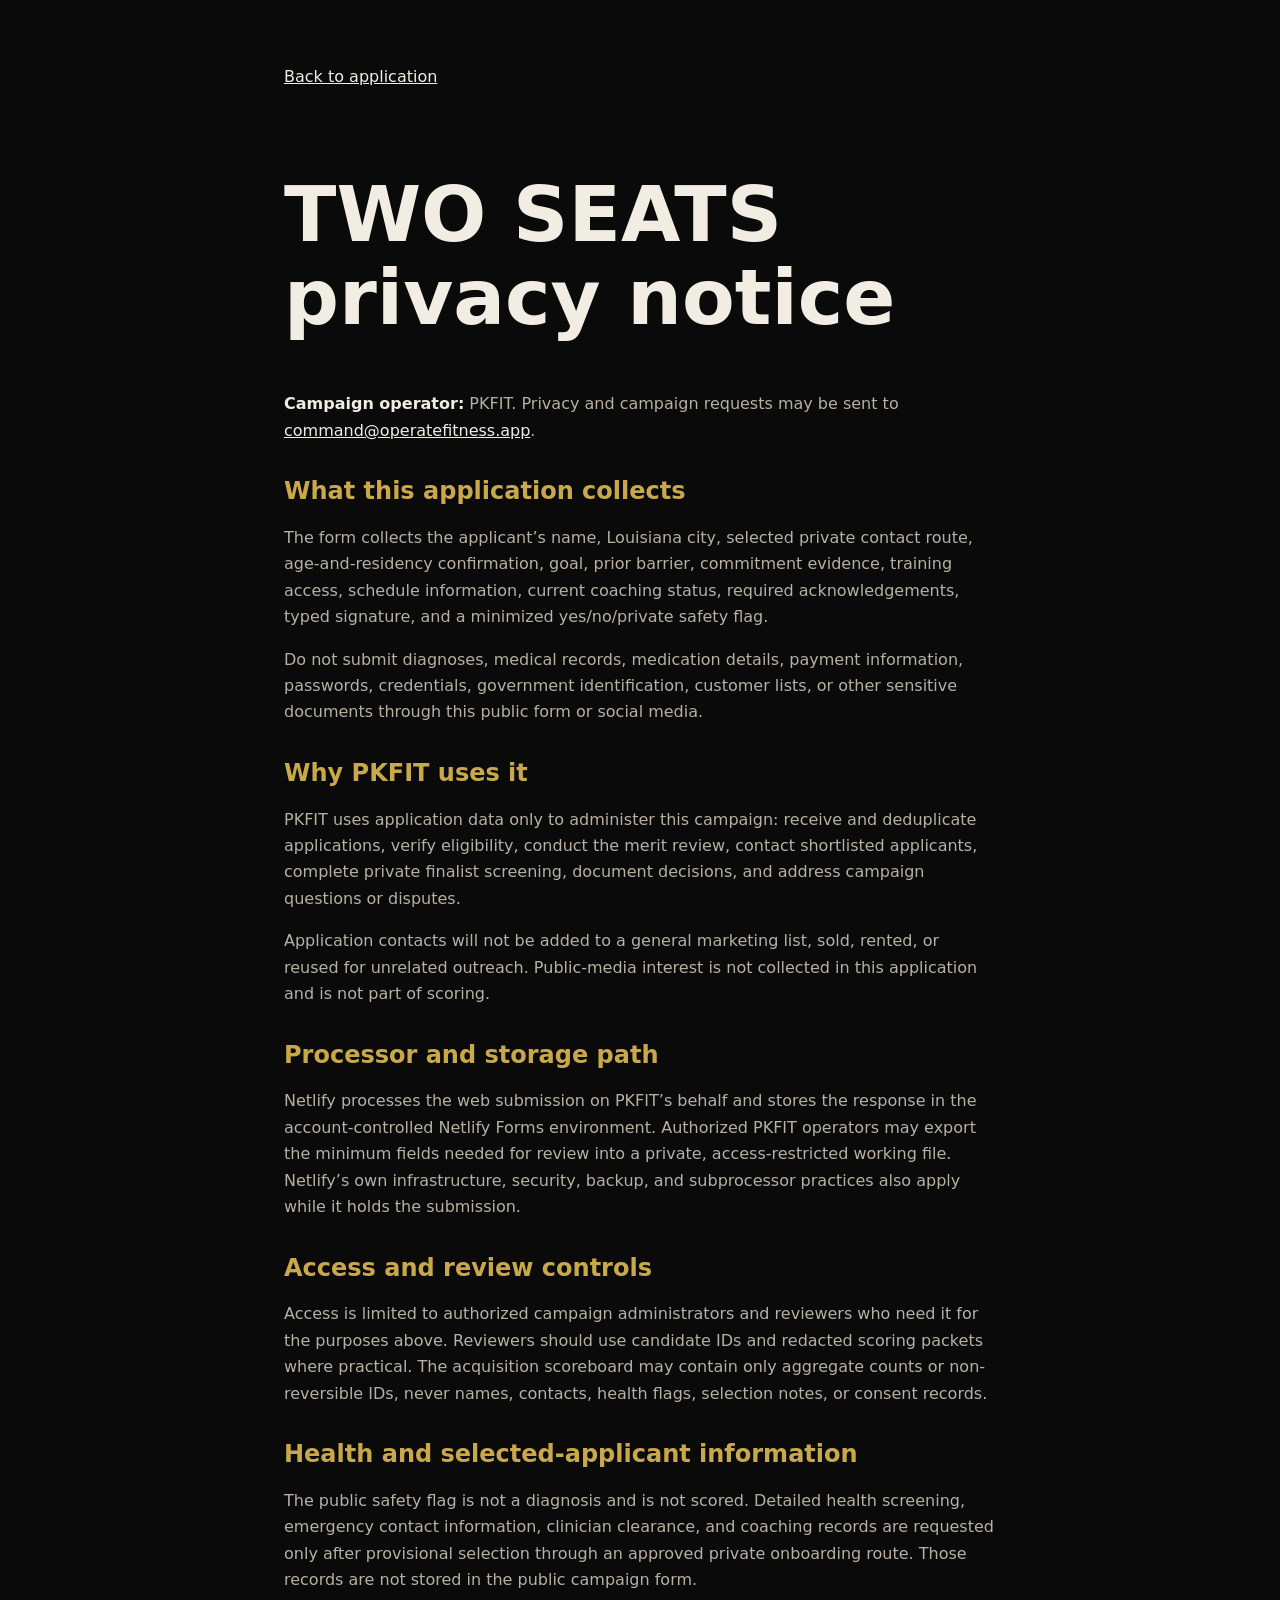
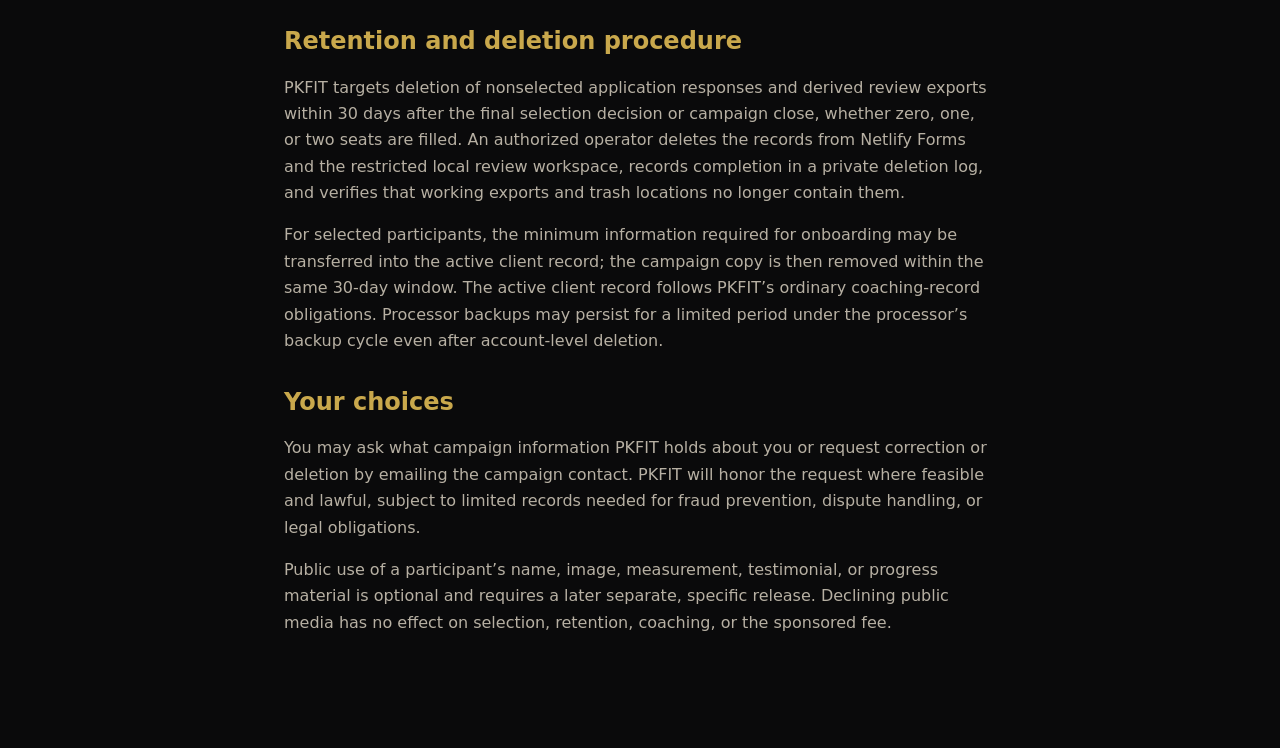
<file: two-seats/privacy.html>
<!DOCTYPE html>
<html lang="en">
<head>
  <meta charset="utf-8">
  <meta name="viewport" content="width=device-width,initial-scale=1">
  <title>Privacy notice — TWO SEATS</title>
  <style>
    :root{color-scheme:dark;--ink:#f1ede3;--muted:#b7b0a3;--black:#0a0a0b;--line:#39352e;--gold:#c9a84c}*{box-sizing:border-box}body{margin:0;background:var(--black);color:var(--ink);font:16px/1.65 system-ui,sans-serif}main{max-width:760px;margin:auto;padding:64px 24px 96px}h1,h2{line-height:1.08}h1{font-size:clamp(2.4rem,7vw,4.8rem)}h2{margin-top:2.2rem;color:var(--gold)}p,li{color:var(--muted)}strong,a{color:var(--ink)}a:focus-visible{outline:3px solid var(--gold);outline-offset:3px}.back{display:inline-block;margin-bottom:2rem}
  </style>
</head>
<body>
<main>
  <a class="back" href="index.html">Back to application</a>
  <h1>TWO SEATS privacy notice</h1>
  <p><strong>Campaign operator:</strong> PKFIT. Privacy and campaign requests may be sent to <a href="mailto:command@operatefitness.app">command@operatefitness.app</a>.</p>

  <h2>What this application collects</h2>
  <p>The form collects the applicant’s name, Louisiana city, selected private contact route, age-and-residency confirmation, goal, prior barrier, commitment evidence, training access, schedule information, current coaching status, required acknowledgements, typed signature, and a minimized yes/no/private safety flag.</p>
  <p>Do not submit diagnoses, medical records, medication details, payment information, passwords, credentials, government identification, customer lists, or other sensitive documents through this public form or social media.</p>

  <h2>Why PKFIT uses it</h2>
  <p>PKFIT uses application data only to administer this campaign: receive and deduplicate applications, verify eligibility, conduct the merit review, contact shortlisted applicants, complete private finalist screening, document decisions, and address campaign questions or disputes.</p>
  <p>Application contacts will not be added to a general marketing list, sold, rented, or reused for unrelated outreach. Public-media interest is not collected in this application and is not part of scoring.</p>

  <h2>Processor and storage path</h2>
  <p>Netlify processes the web submission on PKFIT’s behalf and stores the response in the account-controlled Netlify Forms environment. Authorized PKFIT operators may export the minimum fields needed for review into a private, access-restricted working file. Netlify’s own infrastructure, security, backup, and subprocessor practices also apply while it holds the submission.</p>

  <h2>Access and review controls</h2>
  <p>Access is limited to authorized campaign administrators and reviewers who need it for the purposes above. Reviewers should use candidate IDs and redacted scoring packets where practical. The acquisition scoreboard may contain only aggregate counts or non-reversible IDs, never names, contacts, health flags, selection notes, or consent records.</p>

  <h2>Health and selected-applicant information</h2>
  <p>The public safety flag is not a diagnosis and is not scored. Detailed health screening, emergency contact information, clinician clearance, and coaching records are requested only after provisional selection through an approved private onboarding route. Those records are not stored in the public campaign form.</p>

  <h2>Retention and deletion procedure</h2>
  <p>PKFIT targets deletion of nonselected application responses and derived review exports within 30 days after the final selection decision or campaign close, whether zero, one, or two seats are filled. An authorized operator deletes the records from Netlify Forms and the restricted local review workspace, records completion in a private deletion log, and verifies that working exports and trash locations no longer contain them.</p>
  <p>For selected participants, the minimum information required for onboarding may be transferred into the active client record; the campaign copy is then removed within the same 30-day window. The active client record follows PKFIT’s ordinary coaching-record obligations. Processor backups may persist for a limited period under the processor’s backup cycle even after account-level deletion.</p>

  <h2>Your choices</h2>
  <p>You may ask what campaign information PKFIT holds about you or request correction or deletion by emailing the campaign contact. PKFIT will honor the request where feasible and lawful, subject to limited records needed for fraud prevention, dispute handling, or legal obligations.</p>
  <p>Public use of a participant’s name, image, measurement, testimonial, or progress material is optional and requires a later separate, specific release. Declining public media has no effect on selection, retention, coaching, or the sponsored fee.</p>
</main>
</body>
</html>
</file>
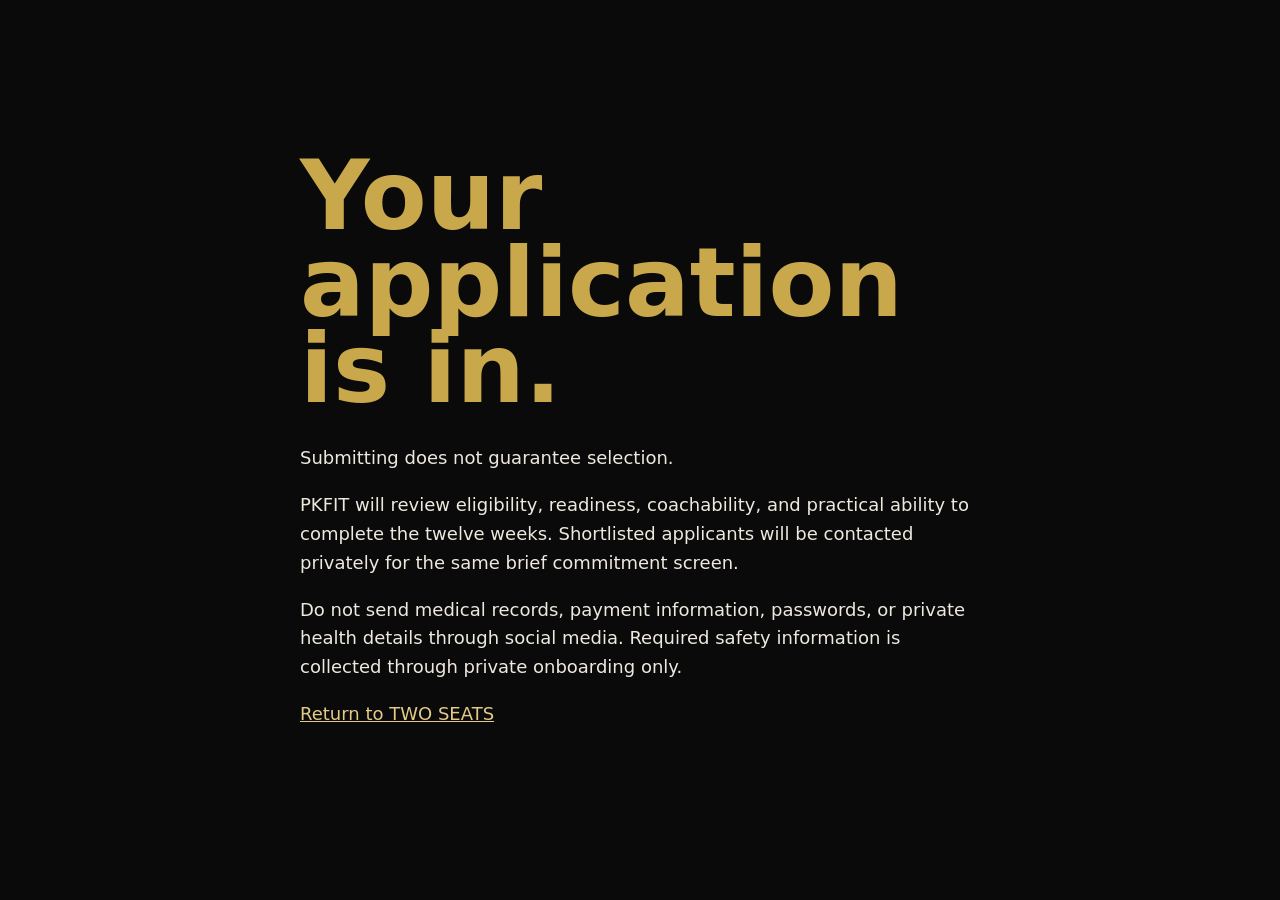
<file: two-seats/success.html>
<!DOCTYPE html><html lang="en"><head><meta charset="utf-8"><meta name="viewport" content="width=device-width,initial-scale=1"><title>Application received — PKFIT</title><style>body{margin:0;min-height:100vh;display:grid;place-items:center;background:#0a0a0b;color:#eee9df;font:18px/1.6 system-ui,sans-serif}.wrap{max-width:680px;padding:36px}h1{font-size:clamp(3rem,10vw,6rem);line-height:.9;margin:0 0 2rem;color:#c9a84c}a{color:#e3cb87}</style></head><body><main class="wrap"><h1>Your application is in.</h1><p>Submitting does not guarantee selection.</p><p>PKFIT will review eligibility, readiness, coachability, and practical ability to complete the twelve weeks. Shortlisted applicants will be contacted privately for the same brief commitment screen.</p><p>Do not send medical records, payment information, passwords, or private health details through social media. Required safety information is collected through private onboarding only.</p><p><a href="./">Return to TWO SEATS</a></p></main></body></html>
</file>
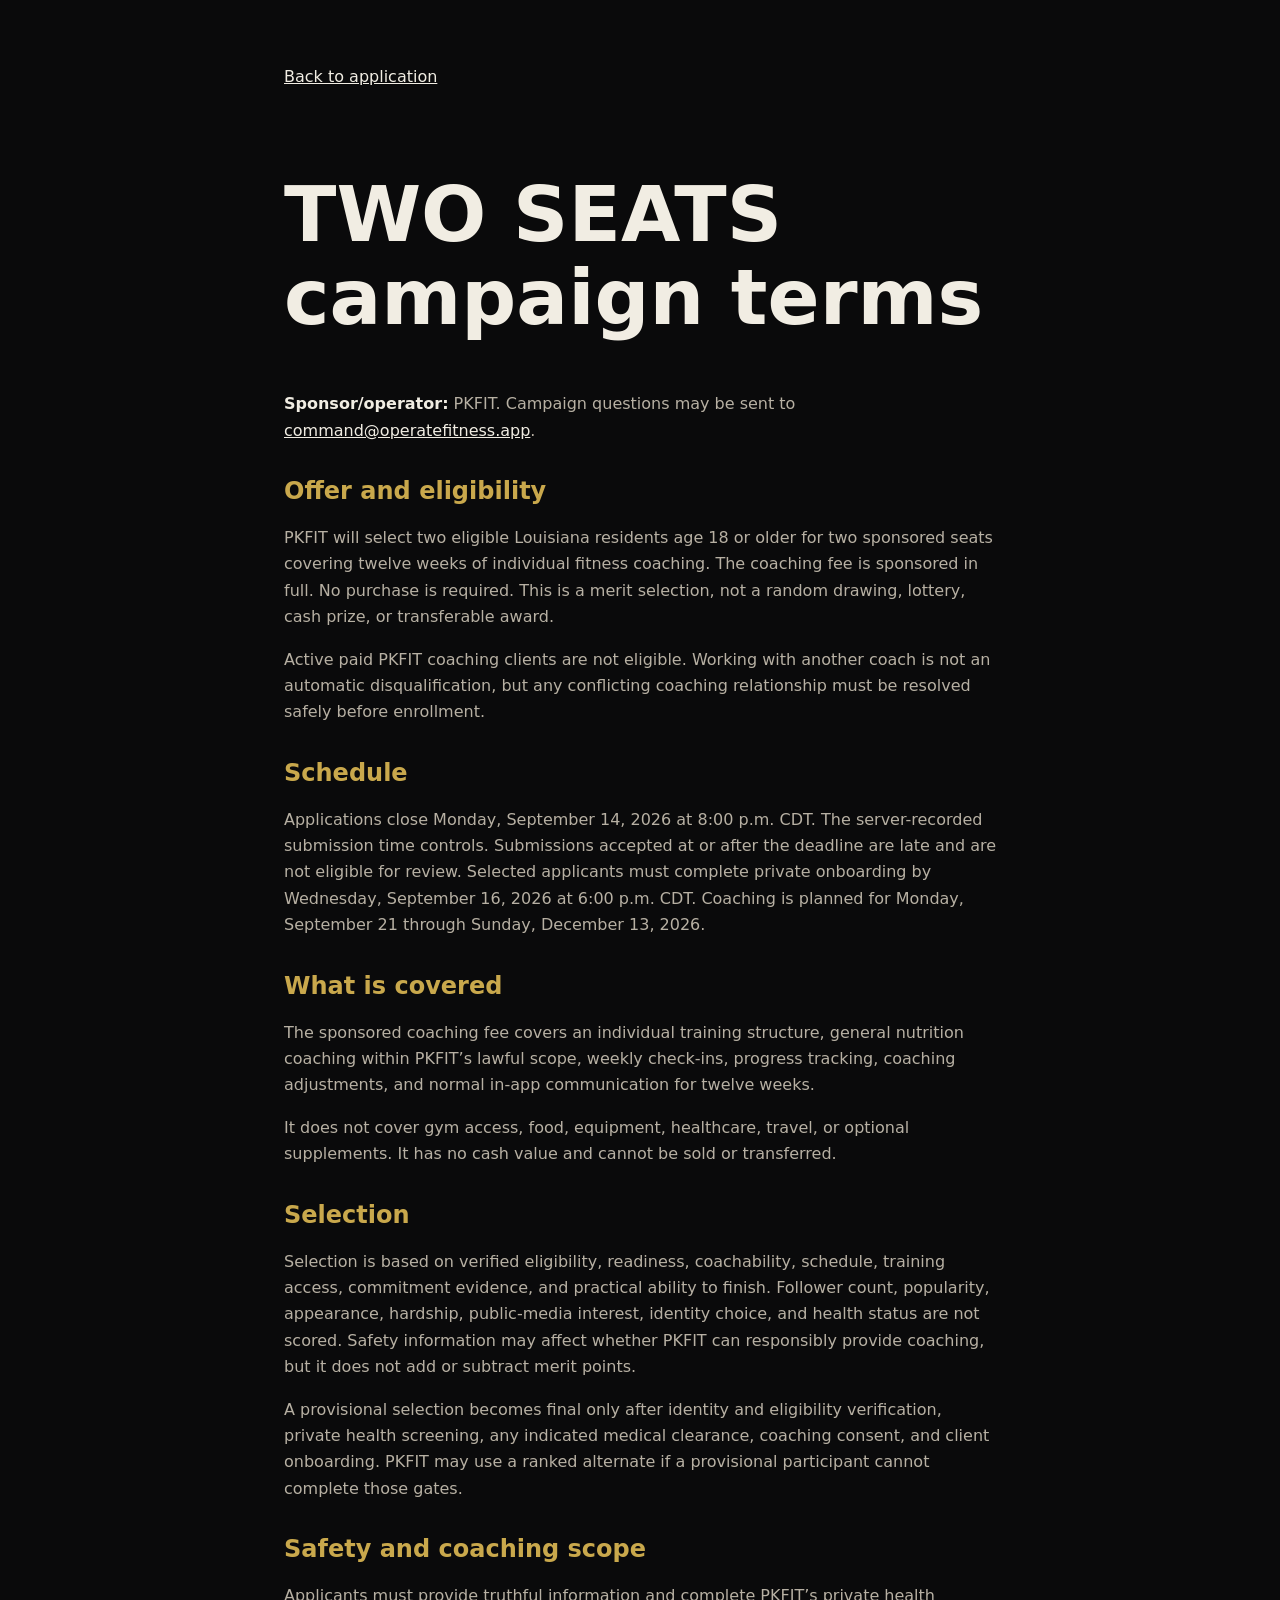
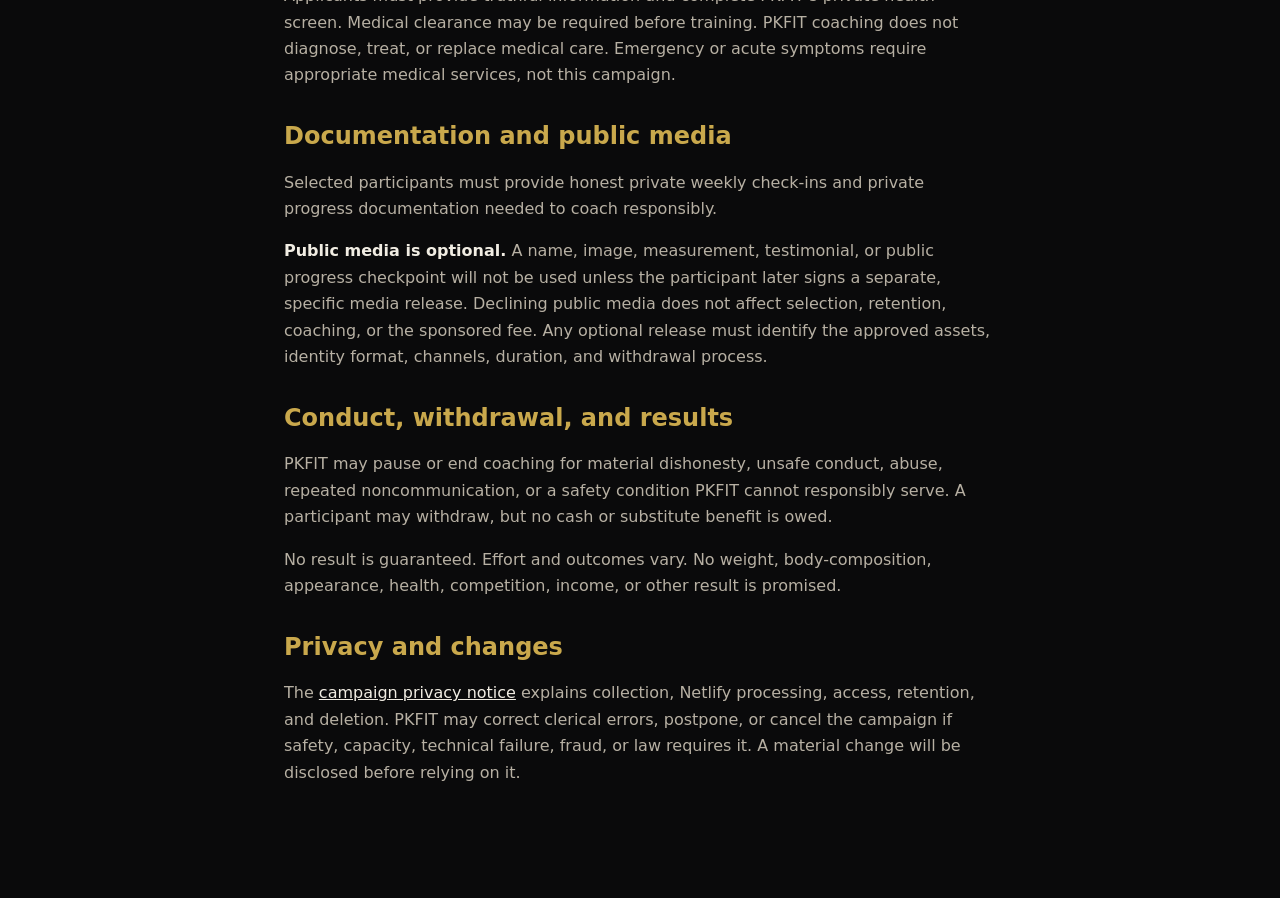
<file: two-seats/terms.html>
<!DOCTYPE html>
<html lang="en">
<head>
  <meta charset="utf-8">
  <meta name="viewport" content="width=device-width,initial-scale=1">
  <title>Campaign terms — TWO SEATS</title>
  <style>
    :root{color-scheme:dark;--ink:#f1ede3;--muted:#b7b0a3;--black:#0a0a0b;--line:#39352e;--gold:#c9a84c}*{box-sizing:border-box}body{margin:0;background:var(--black);color:var(--ink);font:16px/1.65 system-ui,sans-serif}main{max-width:760px;margin:auto;padding:64px 24px 96px}h1,h2{line-height:1.08}h1{font-size:clamp(2.4rem,7vw,4.8rem)}h2{margin-top:2.2rem;color:var(--gold)}p,li{color:var(--muted)}strong,a{color:var(--ink)}a:focus-visible{outline:3px solid var(--gold);outline-offset:3px}.back{display:inline-block;margin-bottom:2rem}
  </style>
</head>
<body>
<main>
  <a class="back" href="index.html">Back to application</a>
  <h1>TWO SEATS campaign terms</h1>
  <p><strong>Sponsor/operator:</strong> PKFIT. Campaign questions may be sent to <a href="mailto:command@operatefitness.app">command@operatefitness.app</a>.</p>

  <h2>Offer and eligibility</h2>
  <p>PKFIT will select two eligible Louisiana residents age 18 or older for two sponsored seats covering twelve weeks of individual fitness coaching. The coaching fee is sponsored in full. No purchase is required. This is a merit selection, not a random drawing, lottery, cash prize, or transferable award.</p>
  <p>Active paid PKFIT coaching clients are not eligible. Working with another coach is not an automatic disqualification, but any conflicting coaching relationship must be resolved safely before enrollment.</p>

  <h2>Schedule</h2>
  <p>Applications close Monday, September 14, 2026 at 8:00 p.m. CDT. The server-recorded submission time controls. Submissions accepted at or after the deadline are late and are not eligible for review. Selected applicants must complete private onboarding by Wednesday, September 16, 2026 at 6:00 p.m. CDT. Coaching is planned for Monday, September 21 through Sunday, December 13, 2026.</p>

  <h2>What is covered</h2>
  <p>The sponsored coaching fee covers an individual training structure, general nutrition coaching within PKFIT’s lawful scope, weekly check-ins, progress tracking, coaching adjustments, and normal in-app communication for twelve weeks.</p>
  <p>It does not cover gym access, food, equipment, healthcare, travel, or optional supplements. It has no cash value and cannot be sold or transferred.</p>

  <h2>Selection</h2>
  <p>Selection is based on verified eligibility, readiness, coachability, schedule, training access, commitment evidence, and practical ability to finish. Follower count, popularity, appearance, hardship, public-media interest, identity choice, and health status are not scored. Safety information may affect whether PKFIT can responsibly provide coaching, but it does not add or subtract merit points.</p>
  <p>A provisional selection becomes final only after identity and eligibility verification, private health screening, any indicated medical clearance, coaching consent, and client onboarding. PKFIT may use a ranked alternate if a provisional participant cannot complete those gates.</p>

  <h2>Safety and coaching scope</h2>
  <p>Applicants must provide truthful information and complete PKFIT’s private health screen. Medical clearance may be required before training. PKFIT coaching does not diagnose, treat, or replace medical care. Emergency or acute symptoms require appropriate medical services, not this campaign.</p>

  <h2>Documentation and public media</h2>
  <p>Selected participants must provide honest private weekly check-ins and private progress documentation needed to coach responsibly.</p>
  <p><strong>Public media is optional.</strong> A name, image, measurement, testimonial, or public progress checkpoint will not be used unless the participant later signs a separate, specific media release. Declining public media does not affect selection, retention, coaching, or the sponsored fee. Any optional release must identify the approved assets, identity format, channels, duration, and withdrawal process.</p>

  <h2>Conduct, withdrawal, and results</h2>
  <p>PKFIT may pause or end coaching for material dishonesty, unsafe conduct, abuse, repeated noncommunication, or a safety condition PKFIT cannot responsibly serve. A participant may withdraw, but no cash or substitute benefit is owed.</p>
  <p>No result is guaranteed. Effort and outcomes vary. No weight, body-composition, appearance, health, competition, income, or other result is promised.</p>

  <h2>Privacy and changes</h2>
  <p>The <a href="privacy.html">campaign privacy notice</a> explains collection, Netlify processing, access, retention, and deletion. PKFIT may correct clerical errors, postpone, or cancel the campaign if safety, capacity, technical failure, fraud, or law requires it. A material change will be disclosed before relying on it.</p>
</main>
</body>
</html>
</file>
<file: assets/brand.css>
/* PKFIT - operatefitness.app brand system (design pass v1)
   Source of truth: PKFIT-PILLAR-VISUAL-SYSTEM.md + operatefitness-mockups app kit. */

@font-face{font-family:'Bebas Neue';font-style:normal;font-weight:400;font-display:optional;src:url('/assets/fonts/bebas-neue-v16-latin-400.woff2') format('woff2')}
@font-face{font-family:'Anton';font-style:normal;font-weight:400;font-display:optional;src:url('/assets/fonts/anton-v27-latin-400.woff2') format('woff2')}
@font-face{font-family:'DM Mono';font-style:normal;font-weight:400;font-display:optional;src:url('/assets/fonts/dm-mono-v16-latin-400.woff2') format('woff2')}
@font-face{font-family:'DM Mono';font-style:normal;font-weight:500;font-display:optional;src:url('/assets/fonts/dm-mono-v16-latin-500.woff2') format('woff2')}

:root{
  --base:#080808;
  --body:#0a0a0a;
  --card:#161616;
  --card-nested:#0e0e0e;
  --line:#2a2a2a;
  --ink:#F5F5F5;
  --muted:#888;
  --faint:#555;
  --gold:#C9A84C;
  --gold-tile:#1a1610;
  --steel:#8A94A6;
  --red-miss:#5a3535;
  --maxw:1120px;
  --radius:14px;
}

*{box-sizing:border-box;margin:0;padding:0}
html{scroll-behavior:smooth}
@media(prefers-reduced-motion:reduce){html{scroll-behavior:auto}}
a:focus-visible,button:focus-visible,input:focus-visible,select:focus-visible{outline:2px solid var(--gold);outline-offset:3px}
.skip-link{position:absolute;left:12px;top:-60px;z-index:100;background:var(--gold);color:var(--base);padding:10px 14px;border-radius:8px;text-decoration:none}
.skip-link:focus{top:12px}
body{
  background:var(--body);
  color:var(--ink);
  font-family:'DM Mono',monospace;
  -webkit-font-smoothing:antialiased;
  line-height:1.6;
  background-image:radial-gradient(rgba(138,148,166,0.05) 1px, transparent 1px);
  background-size:30px 30px;
}

.anton{font-family:'Anton',sans-serif;text-transform:uppercase;line-height:0.95;letter-spacing:0.5px}
.bebas{font-family:'Bebas Neue',sans-serif;letter-spacing:1.5px;line-height:1}
.kicker{font-family:'DM Mono',monospace;font-size:11px;letter-spacing:3px;text-transform:uppercase;color:var(--muted)}
.kicker.gold{color:var(--gold)}
.kicker.steel{color:var(--steel)}
.brass{font-family:'Bebas Neue',sans-serif;letter-spacing:1px;color:var(--ink);line-height:1.1}
.gold{color:var(--gold)}
.muted{color:var(--muted)}
p{color:#cfcfcf;font-size:15px}

.wrap{width:100%;max-width:var(--maxw);margin:0 auto;padding:0 22px}
section{padding:64px 0;border-bottom:0.5px solid var(--line)}
.rule{height:0.5px;background:var(--line);border:0;margin:0}
.section-copy,.hero-sub,.hero-meta{width:100%;overflow-wrap:anywhere}
:where(section,main[id])[id]{scroll-margin-top:76px}
.nav{position:sticky;top:0;z-index:60;background:rgba(8,8,8,0.86);backdrop-filter:blur(10px);border-bottom:0.5px solid var(--line)}
.nav-in{width:100%;min-width:0;max-width:var(--maxw);margin:0 auto;padding:14px 22px;display:flex;align-items:center;justify-content:space-between}
.wordmark{font-family:'DM Mono',monospace;font-weight:500;letter-spacing:4px;font-size:16px;color:var(--ink);text-decoration:none;white-space:nowrap;min-width:0}
.nav-links{display:none;gap:26px}
.nav-links a{color:var(--muted);text-decoration:none;font-size:11px;letter-spacing:2px;text-transform:uppercase}
.nav-links a:hover{color:var(--ink)}
.nav-cta{font-family:'Bebas Neue',sans-serif;font-size:14px;letter-spacing:2px;background:var(--gold);color:var(--base);padding:9px 16px;border-radius:8px;text-decoration:none;white-space:nowrap;flex-shrink:0}

.btn{display:inline-flex;align-items:center;justify-content:center;gap:10px;font-family:'Bebas Neue',sans-serif;letter-spacing:3px;text-decoration:none;border-radius:10px;cursor:pointer;border:none}
.btn-gold{background:var(--gold);color:var(--base);font-size:20px;padding:16px 26px;box-shadow:0 6px 18px rgba(201,168,76,0.22)}
.btn-ghost{background:transparent;color:var(--ink);border:0.5px solid var(--line);font-size:18px;padding:15px 24px}
.btn:disabled{cursor:not-allowed;opacity:0.72}
.btn-block{width:100%}

.card{background:var(--card);border:0.5px solid var(--line);border-radius:var(--radius);padding:22px}
.card-nested{background:var(--card-nested);border-radius:8px;padding:14px 16px}

.footer{padding:54px 0 70px;background:var(--base)}
.footer .wordmark{opacity:1;color:var(--ink)}
.footer-cols{display:grid;grid-template-columns:1fr;gap:30px}
.footer a{color:var(--muted);text-decoration:none;font-size:12px;letter-spacing:1px;display:block;margin:8px 0}
.footer a:hover{color:var(--ink)}
.footer-mark{opacity:1;font-size:11px;letter-spacing:2px;color:#9a9a9a;margin-top:30px}

@media(min-width:768px){
  section{padding:84px 0}
  .footer-cols{grid-template-columns:2fr 1fr 1fr 1fr}
}
@media(min-width:1024px){
  .nav-links{display:flex}
}
</file>
